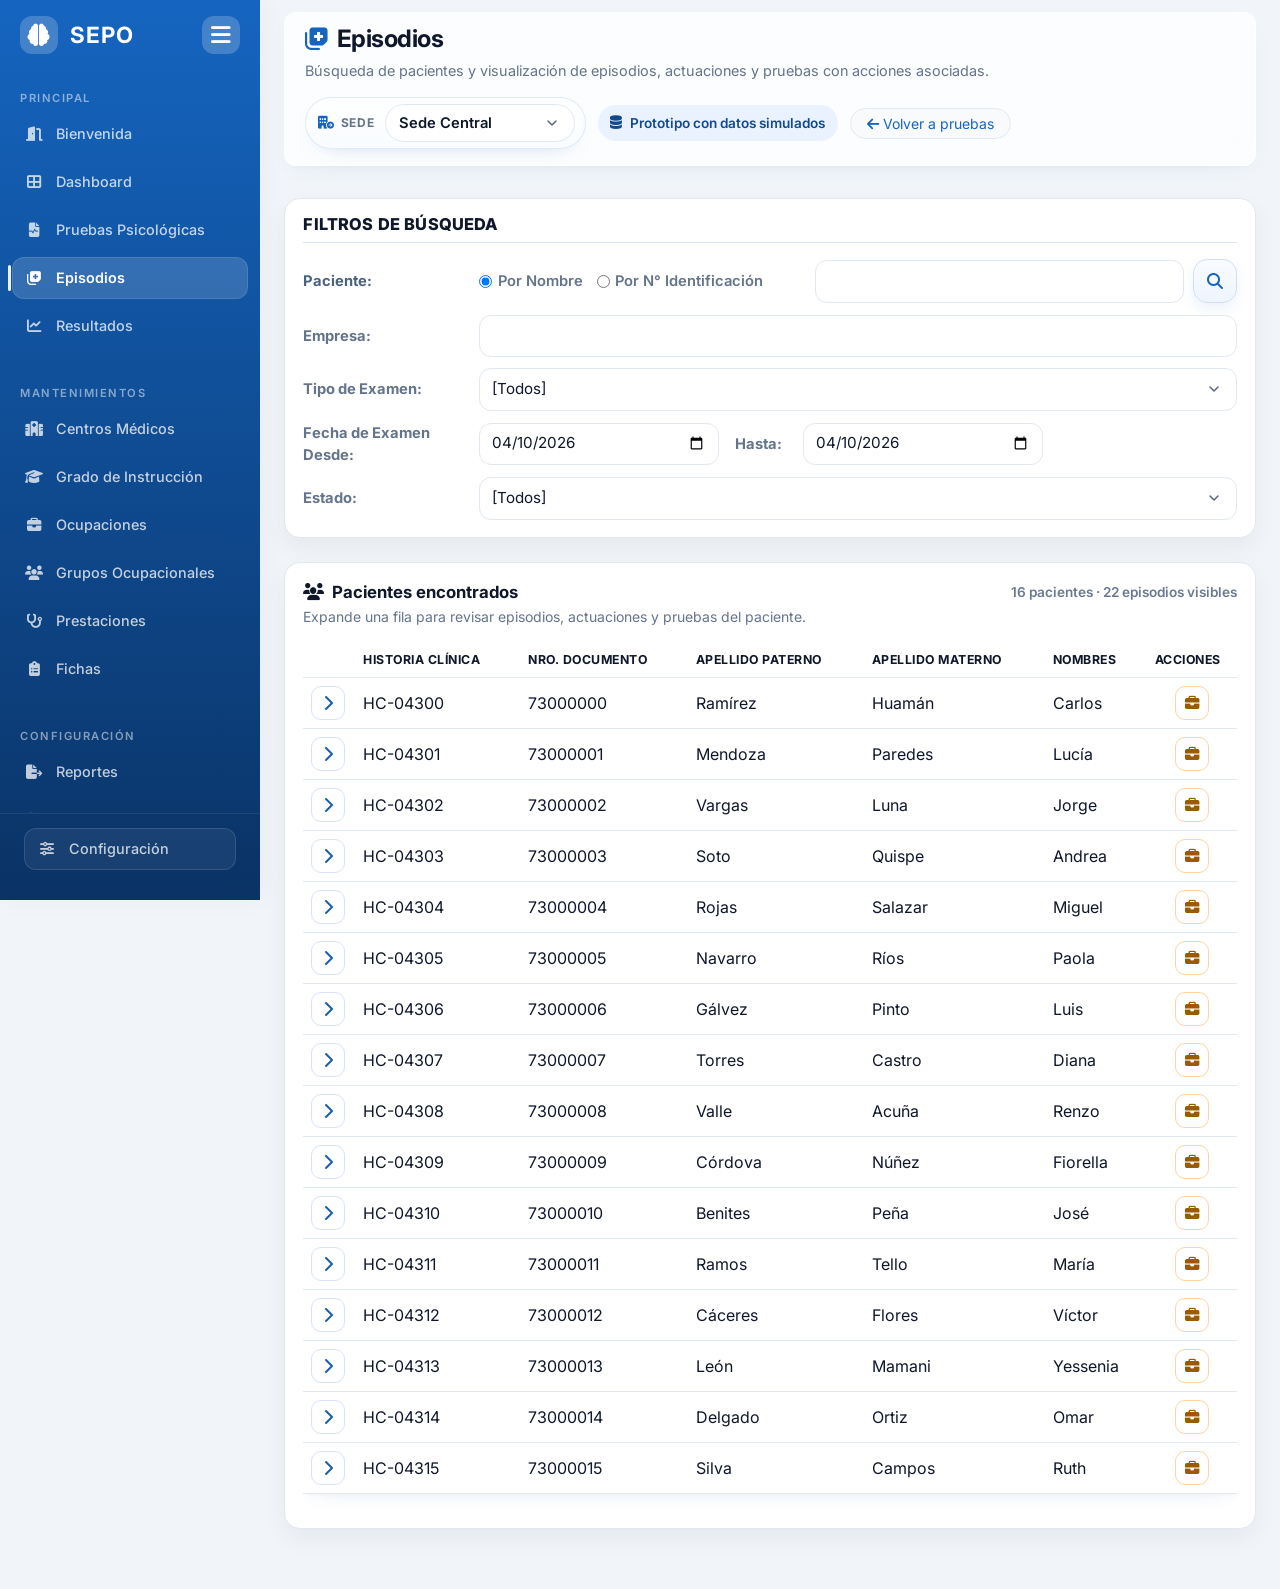
<file: episodios.html>
<!DOCTYPE html>
<html lang="es">
  <head>
    <meta charset="UTF-8" />
    <meta name="viewport" content="width=device-width, initial-scale=1.0" />
    <title>SEPO - Episodios</title>
    <link rel="preconnect" href="https://fonts.googleapis.com" />
    <link rel="preconnect" href="https://fonts.gstatic.com" crossorigin />
    <link
      href="https://cdn.jsdelivr.net/npm/bootstrap@5.3.0/dist/css/bootstrap.min.css"
      rel="stylesheet"
    />
    <link
      href="https://cdnjs.cloudflare.com/ajax/libs/font-awesome/6.4.0/css/all.min.css"
      rel="stylesheet"
    />
    <link
      href="https://fonts.googleapis.com/css2?family=Inter:wght@300;400;500;600;700&display=swap"
      rel="stylesheet"
    />
    <link href="css/styles.css" rel="stylesheet" />
    <link href="css/episodios.css" rel="stylesheet" />
  </head>
  <body data-theme="default" data-mode="light">
    <nav class="sidebar" id="ep_sidebar">
      <div class="sidebar-brand">
        <div class="brand-logo-text" id="ep_sidebarBrandBtn" role="button" tabindex="0">
          <i class="fas fa-brain fa-fw" title="Expandir/Contraer menú"></i>
          <span class="brand-text">SEPO</span>
        </div>
        <div class="toggle-btn" id="ep_sidebarToggle" title="Contraer menú">
          <i class="fas fa-bars fa-fw"></i>
        </div>
      </div>
      <div class="sidebar-scroll">
      <div class="sidebar-section mt-2"><span>Principal</span></div>
      <ul class="nav flex-column">
        <li><a class="nav-link " href="index.html#dashboard" title="Dashboard"><i class="fas fa-th-large fa-fw"></i><span>Dashboard</span></a></li>
        <li><a class="nav-link " href="index.html#pruebas" title="Pruebas Psicológicas"><i class="fas fa-file-medical-alt fa-fw"></i><span>Pruebas Psicológicas</span></a></li>
        <li><a class="nav-link active" href="episodios.html" title="Episodios"><i class="fas fa-notes-medical fa-fw"></i><span>Episodios</span></a></li>
        <li><a class="nav-link " href="resultados.html" title="Resultados"><i class="fas fa-chart-line fa-fw"></i><span>Resultados</span></a></li>
      </ul>

      <div class="sidebar-section mt-4"><span>Mantenimientos</span></div>
      <ul class="nav flex-column">
        <li><a class="nav-link " href="index.html#centros" title="Centros Médicos"><i class="fas fa-hospital fa-fw"></i><span>Centros Médicos</span></a></li>
        <li><a class="nav-link " href="index.html#grado" title="Grado de Instrucción"><i class="fas fa-graduation-cap fa-fw"></i><span>Grado de Instrucción</span></a></li>
        <li><a class="nav-link " href="index.html#ocupaciones" title="Ocupaciones"><i class="fas fa-briefcase fa-fw"></i><span>Ocupaciones</span></a></li>
        <li><a class="nav-link " href="index.html#grupos" title="Grupos Ocupacionales"><i class="fas fa-users fa-fw"></i><span>Grupos Ocupacionales</span></a></li>
        <li><a class="nav-link " href="index.html#prestaciones" title="Prestaciones"><i class="fas fa-stethoscope fa-fw"></i><span>Prestaciones</span></a></li>
        <li><a class="nav-link " href="index.html#fichas" title="Fichas"><i class="fas fa-clipboard-list fa-fw"></i><span>Fichas</span></a></li>
      </ul>

      <div class="sidebar-section mt-4"><span>Configuración</span></div>
      <ul class="nav flex-column">
        <li><a class="nav-link " href="reportes.html" title="Reportes"><i class="fas fa-file-export fa-fw"></i><span>Reportes</span></a></li>
        <li><a class="nav-link " href="roles.html" title="Roles"><i class="fas fa-user-shield fa-fw"></i><span>Roles</span></a></li>
        <li><a class="nav-link " href="usuarios.html" title="Usuarios"><i class="fas fa-user fa-fw"></i><span>Usuarios</span></a></li>
        <li><a class="nav-link " href="parametros.html" title="Parámetros"><i class="fas fa-sliders-h fa-fw"></i><span>Parámetros</span></a></li>
        <li><a class="nav-link " href="index.html#orden" title="Orden de Prestaciones"><i class="fas fa-sort fa-fw"></i><span>Orden de Prestaciones</span></a></li>
      </ul>
      </div>

      <div class="sidebar-footer">
        <a class="nav-link nav-link-settings" href="#" onclick="abrirConfiguracionVisual(); return false;" title="Configuración visual"><i class="fas fa-sliders-h fa-fw"></i><span>Configuración</span></a>
      </div>
    </nav>

    <main class="main-content" id="ep_mainContent">
      <div class="page-header">
        <div>
          <h1 class="page-title"><i class="fas fa-notes-medical me-2"></i>Episodios</h1>
          <p class="page-subtitle">Búsqueda de pacientes y visualización de episodios, actuaciones y pruebas con acciones asociadas.</p>
        </div>
        <div class="ep-header-actions">
          <span class="ep-pill"><i class="fas fa-database"></i> Prototipo con datos simulados</span>
          <a href="index.html" class="btn btn-outline-primary btn-sm rounded-pill px-3"><i class="fas fa-arrow-left me-1"></i>Volver a pruebas</a>
        </div>
      </div>

      <section class="card ep-card mb-4" id="ep_filtrosCard">
        <div class="card-body ep-filter-card-body">
          <div class="ep-filter-head">
            <h2 class="ep-filter-title">FILTROS DE BÚSQUEDA</h2>
          </div>
          <div class="ep-filter-grid">
            <div class="ep-filter-row ep-filter-row-paciente">
              <div class="ep-filter-label">Paciente:</div>
              <div class="ep-filter-patient-options">
                <label><input type="radio" name="ep_patientMode" id="ep_patientModeName" value="nombre" checked> Por Nombre</label>
                <label><input type="radio" name="ep_patientMode" id="ep_patientModeDoc" value="documento"> Por N° Identificación</label>
              </div>
              <div class="ep-filter-patient-search">
                <input class="form-control" id="ep_filtroPaciente" placeholder="" />
                <button type="button" class="ep-search-icon-btn" id="ep_btnBuscar" aria-label="Buscar">
                  <i class="fas fa-search"></i>
                </button>
              </div>
            </div>
            <div class="ep-filter-row">
              <label class="ep-filter-label" for="ep_filtroEmpresa">Empresa:</label>
              <div class="ep-filter-control"><input class="form-control" id="ep_filtroEmpresa" list="ep_empresasList" /></div>
            </div>
            <div class="ep-filter-row">
              <label class="ep-filter-label" for="ep_filtroTipoExamen">Tipo de Examen:</label>
              <div class="ep-filter-control">
                <select class="form-select" id="ep_filtroTipoExamen">
                  <option value="">[Todos]</option>
                </select>
              </div>
            </div>
            <div class="ep-filter-row ep-filter-row-dates">
              <label class="ep-filter-label" for="ep_filtroFechaDesde">Fecha de Examen Desde:</label>
              <div class="ep-filter-date-wrap">
                <input type="date" class="form-control" id="ep_filtroFechaDesde" />
              </div>
              <label class="ep-filter-inline-label" for="ep_filtroFechaHasta">Hasta:</label>
              <div class="ep-filter-date-wrap">
                <input type="date" class="form-control" id="ep_filtroFechaHasta" />
              </div>
            </div>
            <div class="ep-filter-row">
              <label class="ep-filter-label" for="ep_filtroEstado">Estado:</label>
              <div class="ep-filter-control">
                <select class="form-select" id="ep_filtroEstado">
                  <option value="">[Todos]</option>
                  <option value="Pendiente">Pendiente</option>
                  <option value="En proceso">En proceso</option>
                  <option value="Finalizado">Finalizado</option>
                                  </select>
              </div>
            </div>
          </div>
          <datalist id="ep_empresasList"></datalist>
        </div>
      </section>

      <section class="card ep-card" id="ep_panelResultados">
        <div class="card-body">
          <div class="ep-card-title-row mb-3">
            <div>
              <h2 class="ep-section-title mb-1"><i class="fas fa-users me-2"></i>Pacientes encontrados</h2>
              <p class="text-muted small mb-0">Expande una fila para revisar episodios, actuaciones y pruebas del paciente.</p>
            </div>
            <div class="ep-result-summary" id="ep_resultSummary"></div>
          </div>

          <div class="table-responsive" id="ep_tablaPacientesWrap">
            <table class="table align-middle ep-table" id="ep_tablaPacientes">
              <thead>
                <tr>
                  <th style="width:52px"></th>
                  <th>Historia clínica</th>
                  <th>Nro. documento</th>
                  <th>Apellido paterno</th>
                  <th>Apellido materno</th>
                  <th>Nombres</th>
                  <th style="width:90px">Acciones</th>
                </tr>
              </thead>
              <tbody id="ep_tablaPacientesBody"></tbody>
            </table>
          </div>
        </div>
      </section>
    </main>

    <div class="modal fade" id="ep_modalGrupo" tabindex="-1" aria-hidden="true">
      <div class="modal-dialog modal-lg modal-dialog-centered modal-dialog-scrollable">
        <div class="modal-content ep-modal">
          <div class="modal-header">
            <h5 class="modal-title"><i class="fas fa-briefcase me-2"></i>Asignar Grupo Ocupacional</h5>
            <button type="button" class="btn-close" data-bs-dismiss="modal" aria-label="Cerrar"></button>
          </div>
          <div class="modal-body">
            <div class="ep-context-box mb-3" id="ep_grupoContexto"></div>
            <div class="row g-3">
              <div class="col-12">
                <label class="form-label" for="ep_grupoSelect">Grupo ocupacional</label>
                <select class="form-select" id="ep_grupoSelect"></select>
                <div class="form-text">Solo se muestran grupos ocupacionales compatibles con la prestación seleccionada.</div>
              </div>
            </div>
          </div>
          <div class="modal-footer">
            <button type="button" class="btn btn-light rounded-pill px-3" data-bs-dismiss="modal">Cancelar</button>
            <button type="button" class="btn btn-primary rounded-pill px-3" id="ep_btnGuardarGrupo">Grabar</button>
          </div>
        </div>
      </div>
    </div>

    <div class="modal fade" id="ep_modalReplica" tabindex="-1" aria-hidden="true">
      <div class="modal-dialog modal-dialog-centered">
        <div class="modal-content ep-modal">
          <div class="modal-header">
            <h5 class="modal-title"><i class="fas fa-copy me-2"></i>Replicar grupo ocupacional</h5>
            <button type="button" class="btn-close" data-bs-dismiss="modal" aria-label="Cerrar"></button>
          </div>
          <div class="modal-body">
            <p class="mb-2">Este paciente tiene más de una prestación pendiente de grupo ocupacional.</p>
            <p class="text-muted small mb-0">¿Deseas aplicar la misma selección a todas las prestaciones compatibles del paciente?</p>
          </div>
          <div class="modal-footer">
            <button type="button" class="btn btn-light rounded-pill px-3" id="ep_btnReplicaNo">No, revisar una por una</button>
            <button type="button" class="btn btn-primary rounded-pill px-3" id="ep_btnReplicaSi">Sí, replicar</button>
          </div>
        </div>
      </div>
    </div>

    <div class="modal fade" id="ep_modalRecuperacion" tabindex="-1" aria-hidden="true">
      <div class="modal-dialog modal-xl modal-dialog-centered modal-dialog-scrollable">
        <div class="modal-content ep-modal">
          <div class="modal-header">
            <h5 class="modal-title"><i class="fas fa-history me-2"></i>Recuperación de datos</h5>
            <button type="button" class="btn-close" data-bs-dismiss="modal" aria-label="Cerrar"></button>
          </div>
          <div class="modal-body">
            <div class="ep-context-box mb-3" id="ep_recuperacionContexto"></div>
            <div class="row g-4">
              <div class="col-lg-5">
                <div class="ep-subpanel h-100">
                  <div class="ep-subpanel-title">Pruebas anteriores disponibles</div>
                  <div id="ep_recuperacionLista" class="ep-check-list"></div>
                </div>
              </div>
              <div class="col-lg-7">
                <div class="ep-subpanel h-100">
                  <div class="d-flex justify-content-between align-items-center gap-2 mb-2 flex-wrap">
                    <div class="ep-subpanel-title mb-0">Resultados referenciales</div>
                    <div class="d-flex gap-2 flex-wrap"><button type="button" class="btn btn-outline-primary btn-sm rounded-pill px-3" id="ep_btnVerResultados">Ver resultados</button><button type="button" class="btn btn-outline-primary btn-sm rounded-pill px-3" id="ep_btnVerRespuestas">Ver respuestas</button></div>
                  </div>
                  <div id="ep_resultadosPrevios" class="ep-preview-panel">
                    <div class="text-muted small">Selecciona una prueba anterior y luego presiona <strong>Ver resultados</strong> o <strong>Ver respuestas</strong>.</div>
                  </div>
                </div>
              </div>
            </div>
          </div>
          <div class="modal-footer">
            <button type="button" class="btn btn-light rounded-pill px-3" data-bs-dismiss="modal">Cancelar</button>
            <button type="button" class="btn btn-primary rounded-pill px-3" id="ep_btnRecuperar">Recuperar</button>
          </div>
        </div>
      </div>
    </div>

    <div class="toast-container position-fixed bottom-0 end-0 p-3">
      <div class="toast align-items-center text-bg-dark border-0" id="ep_toast" role="status" aria-live="polite" aria-atomic="true">
        <div class="d-flex">
          <div class="toast-body" id="ep_toastBody">Acción realizada.</div>
          <button type="button" class="btn-close btn-close-white me-2 m-auto" data-bs-dismiss="toast" aria-label="Cerrar"></button>
        </div>
      </div>
    </div>

    <script src="https://cdn.jsdelivr.net/npm/bootstrap@5.3.0/dist/js/bootstrap.bundle.min.js"></script>
    <script src="js/modules/bootstrap.js"></script>
    <script src="js/modules/sede-switcher.js"></script>
    <script src="js/modules/episodios-demo.js"></script>
      <script src="js/modules/shared-sidebar.js"></script>
</body>
</html>
</file>
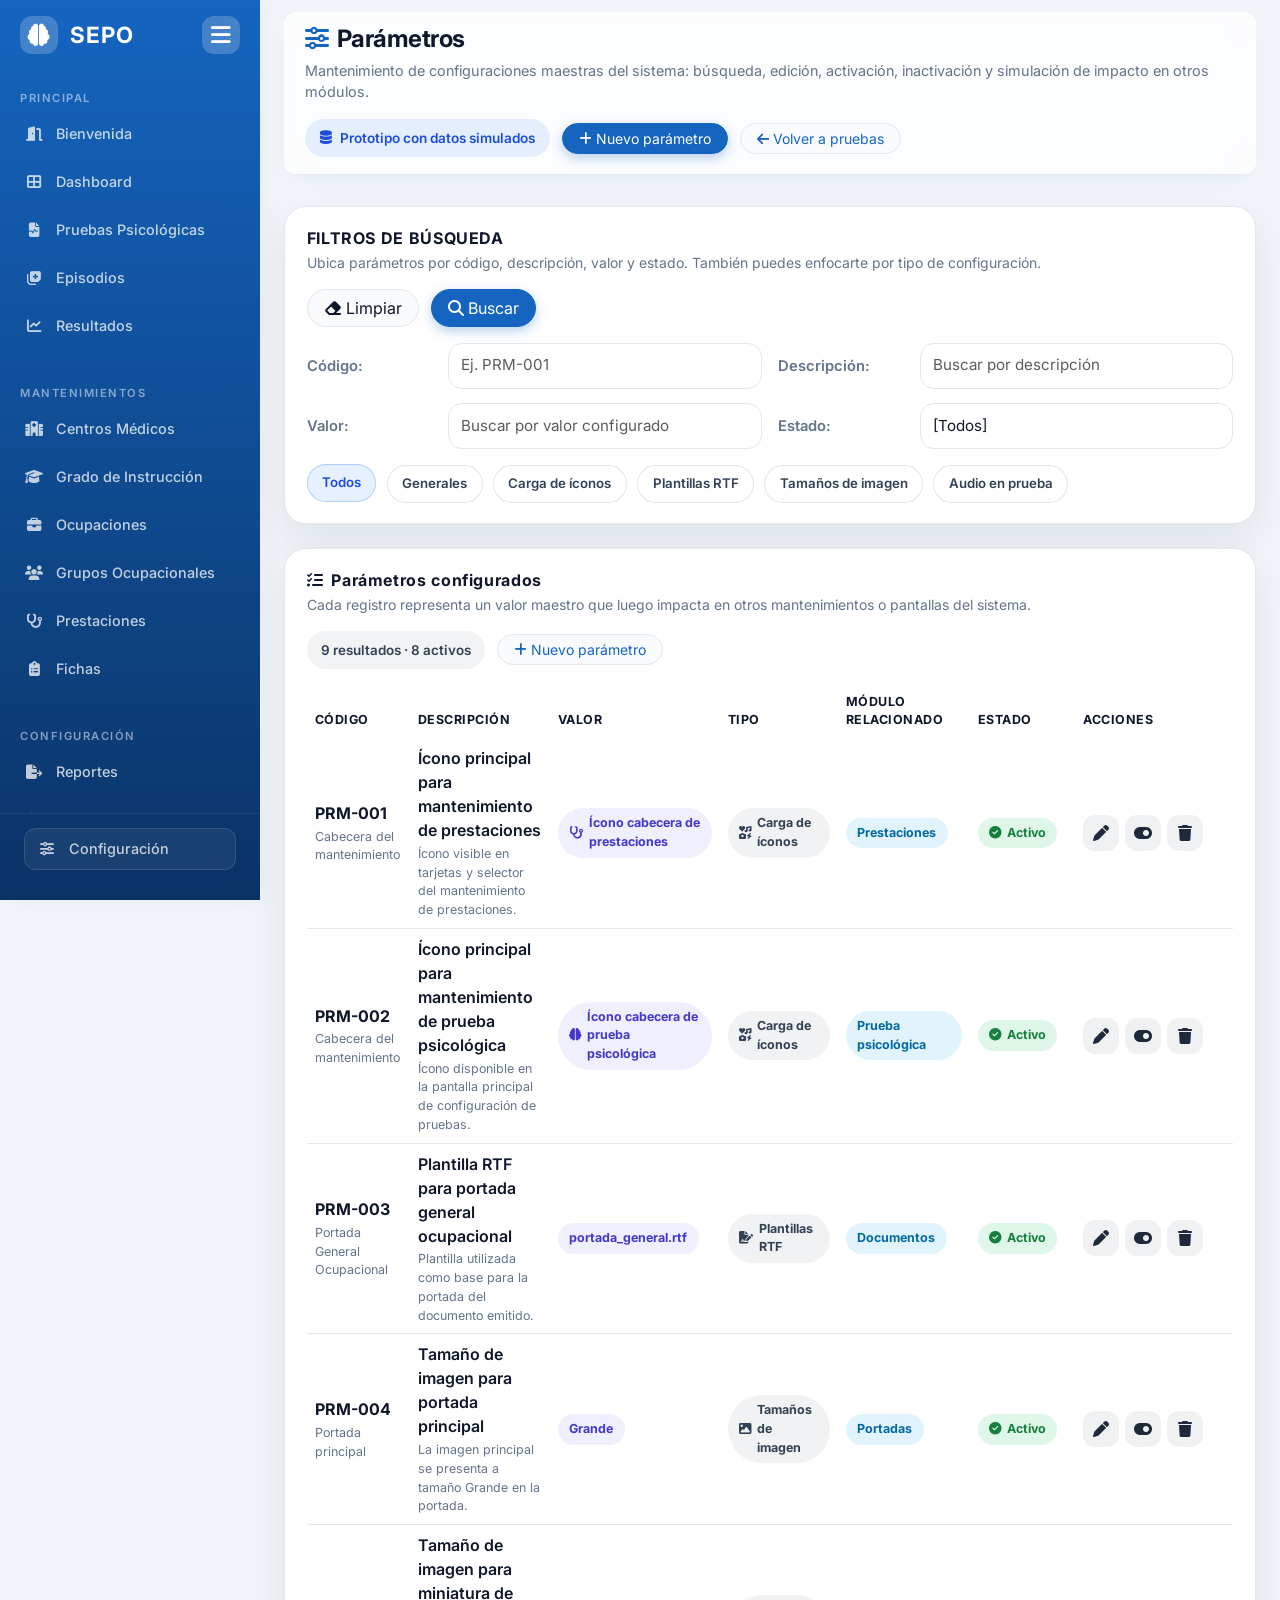
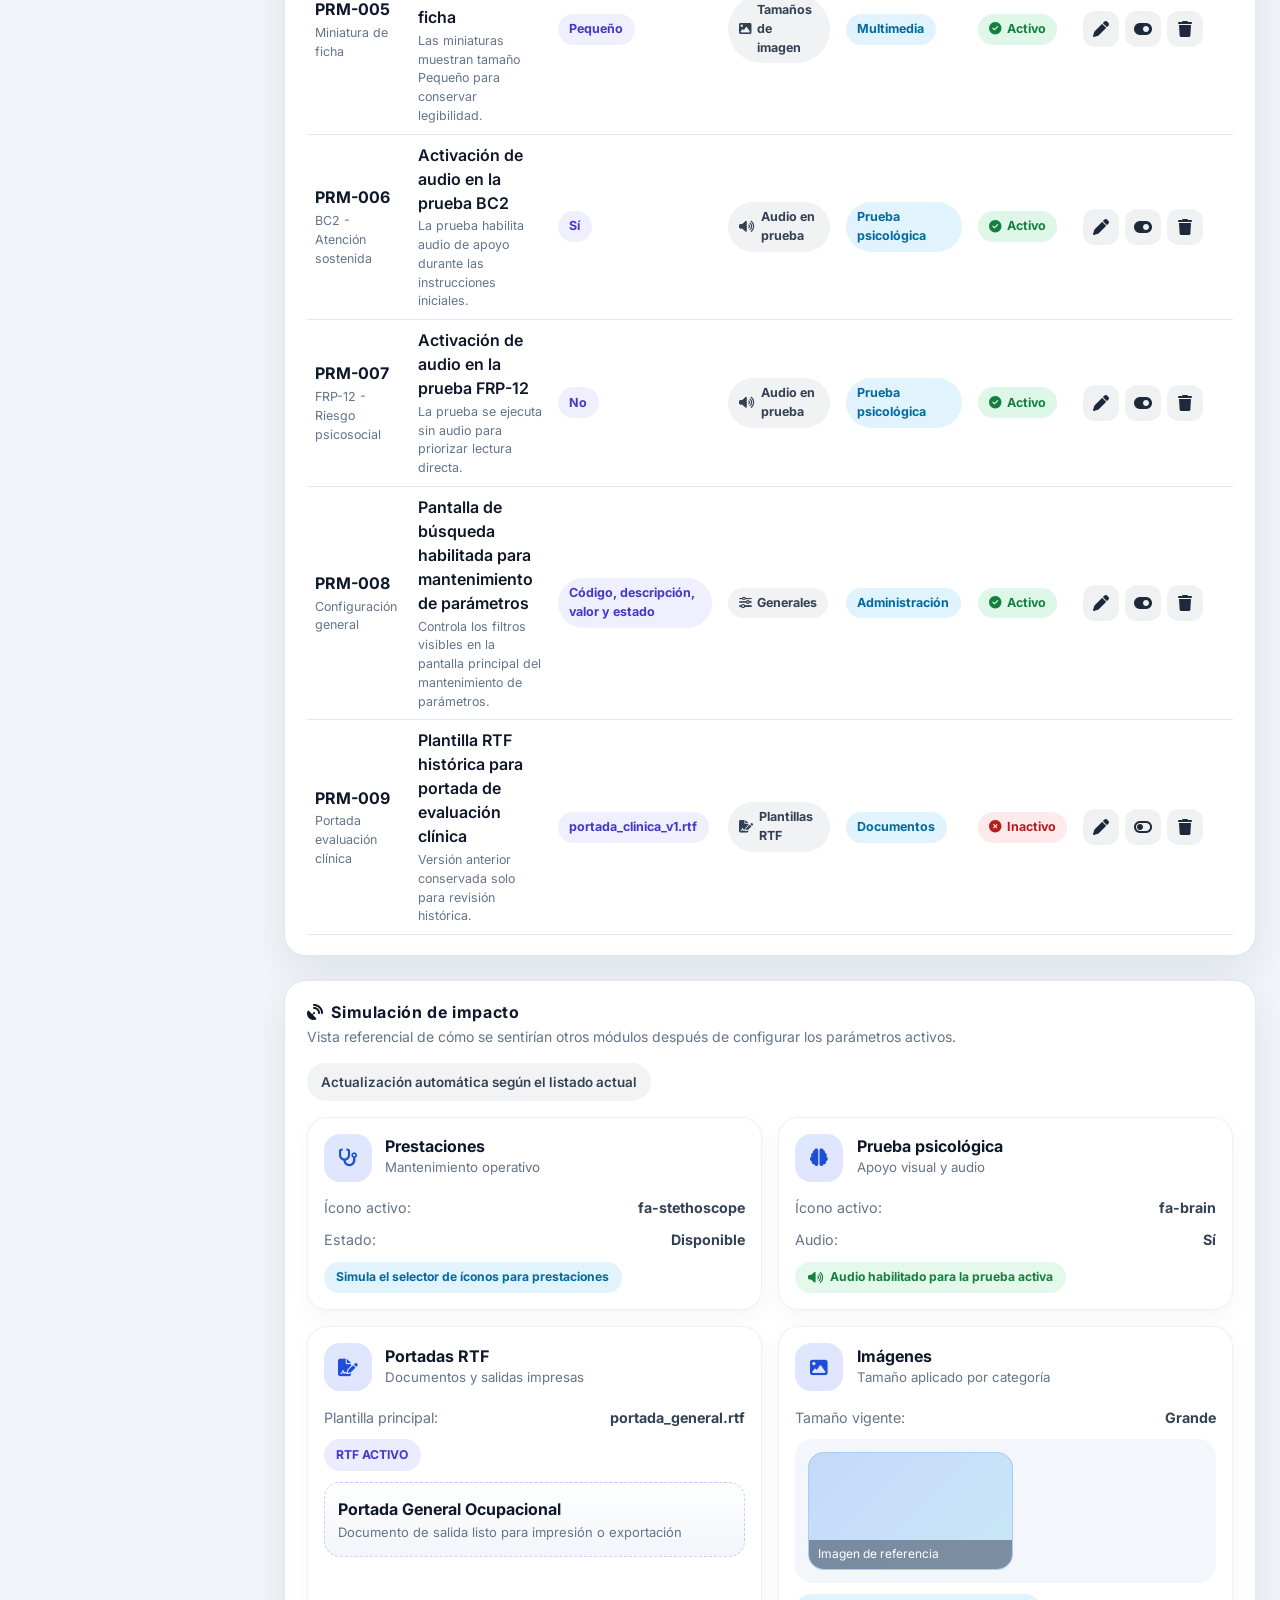
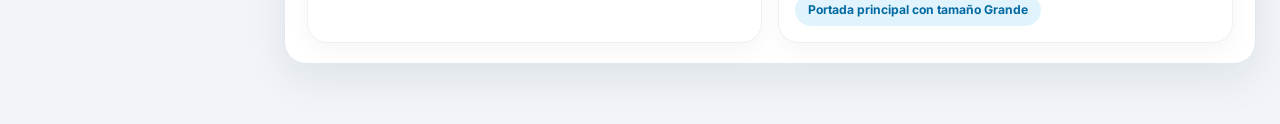
<file: parametros.html>
<!DOCTYPE html>
<html lang="es">
  <head>
    <meta charset="UTF-8" />
    <meta name="viewport" content="width=device-width, initial-scale=1.0" />
    <title>SEPO - Parámetros</title>
    <link rel="preconnect" href="https://fonts.googleapis.com" />
    <link rel="preconnect" href="https://fonts.gstatic.com" crossorigin />
    <link href="https://cdn.jsdelivr.net/npm/bootstrap@5.3.0/dist/css/bootstrap.min.css" rel="stylesheet" />
    <link href="https://cdnjs.cloudflare.com/ajax/libs/font-awesome/6.4.0/css/all.min.css" rel="stylesheet" />
    <link href="https://fonts.googleapis.com/css2?family=Inter:wght@300;400;500;600;700&display=swap" rel="stylesheet" />
    <link href="css/styles.css" rel="stylesheet" />
    <link href="css/parametros.css" rel="stylesheet" />
  </head>
  <body data-theme="classic" data-mode="light">
    <nav class="sidebar" id="pm_sidebar">
      <div class="sidebar-brand">
        <div class="brand-logo-text" id="pm_sidebarBrandBtn" role="button" tabindex="0">
          <i class="fas fa-brain fa-fw" title="Expandir/Contraer menú"></i>
          <span class="brand-text">SEPO</span>
        </div>
        <div class="toggle-btn" id="pm_sidebarToggle" title="Contraer menú">
          <i class="fas fa-bars fa-fw"></i>
        </div>
      </div>
      <div class="sidebar-scroll">
      <div class="sidebar-section mt-2"><span>Principal</span></div>
      <ul class="nav flex-column">
        <li><a class="nav-link " href="index.html#dashboard" title="Dashboard"><i class="fas fa-th-large fa-fw"></i><span>Dashboard</span></a></li>
        <li><a class="nav-link " href="index.html#pruebas" title="Pruebas Psicológicas"><i class="fas fa-file-medical-alt fa-fw"></i><span>Pruebas Psicológicas</span></a></li>
        <li><a class="nav-link " href="episodios.html" title="Episodios"><i class="fas fa-notes-medical fa-fw"></i><span>Episodios</span></a></li>
        <li><a class="nav-link " href="resultados.html" title="Resultados"><i class="fas fa-chart-line fa-fw"></i><span>Resultados</span></a></li>
      </ul>

      <div class="sidebar-section mt-4"><span>Mantenimientos</span></div>
      <ul class="nav flex-column">
        <li><a class="nav-link " href="index.html#centros" title="Centros Médicos"><i class="fas fa-hospital fa-fw"></i><span>Centros Médicos</span></a></li>
        <li><a class="nav-link " href="index.html#grado" title="Grado de Instrucción"><i class="fas fa-graduation-cap fa-fw"></i><span>Grado de Instrucción</span></a></li>
        <li><a class="nav-link " href="index.html#ocupaciones" title="Ocupaciones"><i class="fas fa-briefcase fa-fw"></i><span>Ocupaciones</span></a></li>
        <li><a class="nav-link " href="index.html#grupos" title="Grupos Ocupacionales"><i class="fas fa-users fa-fw"></i><span>Grupos Ocupacionales</span></a></li>
        <li><a class="nav-link " href="index.html#prestaciones" title="Prestaciones"><i class="fas fa-stethoscope fa-fw"></i><span>Prestaciones</span></a></li>
        <li><a class="nav-link " href="index.html#fichas" title="Fichas"><i class="fas fa-clipboard-list fa-fw"></i><span>Fichas</span></a></li>
      </ul>

      <div class="sidebar-section mt-4"><span>Configuración</span></div>
      <ul class="nav flex-column">
        <li><a class="nav-link " href="reportes.html" title="Reportes"><i class="fas fa-file-export fa-fw"></i><span>Reportes</span></a></li>
        <li><a class="nav-link " href="roles.html" title="Roles"><i class="fas fa-user-shield fa-fw"></i><span>Roles</span></a></li>
        <li><a class="nav-link " href="usuarios.html" title="Usuarios"><i class="fas fa-user fa-fw"></i><span>Usuarios</span></a></li>
        <li><a class="nav-link active" href="parametros.html" title="Parámetros"><i class="fas fa-sliders-h fa-fw"></i><span>Parámetros</span></a></li>
        <li><a class="nav-link " href="index.html#orden" title="Orden de Prestaciones"><i class="fas fa-sort fa-fw"></i><span>Orden de Prestaciones</span></a></li>
      </ul>
      </div>

      <div class="sidebar-footer">
        <a class="nav-link nav-link-settings" href="#" onclick="abrirConfiguracionVisual(); return false;" title="Configuración visual"><i class="fas fa-sliders-h fa-fw"></i><span>Configuración</span></a>
      </div>
    </nav>

    <main class="main-content" id="pm_mainContent">
      <div class="page-header">
        <div>
          <h1 class="page-title"><i class="fas fa-sliders-h me-2"></i>Parámetros</h1>
          <p class="page-subtitle">Mantenimiento de configuraciones maestras del sistema: búsqueda, edición, activación, inactivación y simulación de impacto en otros módulos.</p>
        </div>
        <div class="pm-header-actions">
          <span class="pm-pill"><i class="fas fa-database"></i> Prototipo con datos simulados</span>
          <button type="button" class="btn btn-primary btn-sm rounded-pill px-3" id="pm_btnNuevoHeader"><i class="fas fa-plus me-1"></i>Nuevo parámetro</button>
          <a href="index.html" class="btn btn-outline-primary btn-sm rounded-pill px-3"><i class="fas fa-arrow-left me-1"></i>Volver a pruebas</a>
        </div>
      </div>

      <section class="card pm-card mb-4" id="pm_filtrosCard">
        <div class="card-body pm-filter-card-body">
          <div class="pm-filter-head">
            <div>
              <h2 class="pm-filter-title mb-1">FILTROS DE BÚSQUEDA</h2>
              <p class="text-muted small mb-0">Ubica parámetros por código, descripción, valor y estado. También puedes enfocarte por tipo de configuración.</p>
            </div>
            <div class="pm-filter-actions">
              <button type="button" class="btn btn-light rounded-pill px-3" id="pm_btnLimpiar"><i class="fas fa-eraser me-1"></i>Limpiar</button>
              <button type="button" class="btn btn-primary rounded-pill px-3" id="pm_btnBuscar"><i class="fas fa-search me-1"></i>Buscar</button>
            </div>
          </div>

          <div class="pm-filter-grid">
            <div class="pm-filter-row">
              <label class="pm-filter-label" for="pm_filtroCodigo">Código:</label>
              <div class="pm-filter-control"><input class="form-control" id="pm_filtroCodigo" placeholder="Ej. PRM-001" /></div>
            </div>
            <div class="pm-filter-row">
              <label class="pm-filter-label" for="pm_filtroDescripcion">Descripción:</label>
              <div class="pm-filter-control"><input class="form-control" id="pm_filtroDescripcion" placeholder="Buscar por descripción" /></div>
            </div>
            <div class="pm-filter-row">
              <label class="pm-filter-label" for="pm_filtroValor">Valor:</label>
              <div class="pm-filter-control"><input class="form-control" id="pm_filtroValor" placeholder="Buscar por valor configurado" /></div>
            </div>
            <div class="pm-filter-row">
              <label class="pm-filter-label" for="pm_filtroEstado">Estado:</label>
              <div class="pm-filter-control">
                <select class="form-select" id="pm_filtroEstado">
                  <option value="">[Todos]</option>
                  <option value="Activo">Activo</option>
                  <option value="Inactivo">Inactivo</option>
                </select>
              </div>
            </div>
          </div>

          <div class="pm-chipbar" id="pm_chipbar"></div>
        </div>
      </section>

      <section class="card pm-card" id="pm_panelResultados">
        <div class="card-body">
          <div class="pm-card-title-row mb-3">
            <div>
              <h2 class="pm-section-title mb-1"><i class="fas fa-list-check me-2"></i>Parámetros configurados</h2>
              <p class="text-muted small mb-0">Cada registro representa un valor maestro que luego impacta en otros mantenimientos o pantallas del sistema.</p>
            </div>
            <div class="pm-result-actions">
              <div class="pm-result-summary" id="pm_resultSummary"></div>
              <button type="button" class="btn btn-outline-primary btn-sm rounded-pill px-3" id="pm_btnNuevo"><i class="fas fa-plus me-1"></i>Nuevo parámetro</button>
            </div>
          </div>

          <div class="table-responsive" id="pm_tablaWrap">
            <table class="table align-middle pm-table" id="pm_tablaParametros">
              <thead>
                <tr>
                  <th>Código</th>
                  <th>Descripción</th>
                  <th>Valor</th>
                  <th>Tipo</th>
                  <th>Módulo relacionado</th>
                  <th>Estado</th>
                  <th style="width: 158px">Acciones</th>
                </tr>
              </thead>
              <tbody id="pm_tablaBody"></tbody>
            </table>
          </div>
        </div>
      </section>

      <section class="card pm-card mt-4" id="pm_panelImpacto">
        <div class="card-body">
          <div class="pm-card-title-row mb-3">
            <div>
              <h2 class="pm-section-title mb-1"><i class="fas fa-satellite-dish me-2"></i>Simulación de impacto</h2>
              <p class="text-muted small mb-0">Vista referencial de cómo se sentirían otros módulos después de configurar los parámetros activos.</p>
            </div>
            <div class="pm-impact-legend">Actualización automática según el listado actual</div>
          </div>

          <div class="pm-impact-grid">
            <article class="pm-impact-card">
              <div class="pm-impact-head">
                <span class="pm-impact-icon" id="pm_previewPrestacionIcon"><i class="fas fa-stethoscope"></i></span>
                <div>
                  <h3>Prestaciones</h3>
                  <p>Mantenimiento operativo</p>
                </div>
              </div>
              <div class="pm-impact-body">
                <div class="pm-impact-line"><span>Ícono activo:</span> <strong id="pm_previewPrestacionLabel">fa-stethoscope</strong></div>
                <div class="pm-impact-line"><span>Estado:</span> <strong id="pm_previewPrestacionState">Disponible</strong></div>
                <div class="pm-impact-tag">Simula el selector de íconos para prestaciones</div>
              </div>
            </article>

            <article class="pm-impact-card">
              <div class="pm-impact-head">
                <span class="pm-impact-icon" id="pm_previewPruebaIcon"><i class="fas fa-brain"></i></span>
                <div>
                  <h3>Prueba psicológica</h3>
                  <p>Apoyo visual y audio</p>
                </div>
              </div>
              <div class="pm-impact-body">
                <div class="pm-impact-line"><span>Ícono activo:</span> <strong id="pm_previewPruebaLabel">fa-brain</strong></div>
                <div class="pm-impact-line"><span>Audio:</span> <strong id="pm_previewAudioState">Sí</strong></div>
                <div class="pm-audio-pill" id="pm_previewAudioPill"><i class="fas fa-volume-up"></i> Audio habilitado para la prueba activa</div>
              </div>
            </article>

            <article class="pm-impact-card">
              <div class="pm-impact-head">
                <span class="pm-impact-icon"><i class="fas fa-file-signature"></i></span>
                <div>
                  <h3>Portadas RTF</h3>
                  <p>Documentos y salidas impresas</p>
                </div>
              </div>
              <div class="pm-impact-body">
                <div class="pm-impact-line"><span>Plantilla principal:</span> <strong id="pm_previewPlantilla">portada_general.rtf</strong></div>
                <div class="pm-impact-ribbon">RTF ACTIVO</div>
                <div class="pm-mini-sheet">
                  <div class="pm-mini-sheet-title" id="pm_previewPortadaNombre">Portada General Ocupacional</div>
                  <div class="pm-mini-sheet-meta">Documento de salida listo para impresión o exportación</div>
                </div>
              </div>
            </article>

            <article class="pm-impact-card">
              <div class="pm-impact-head">
                <span class="pm-impact-icon"><i class="fas fa-image"></i></span>
                <div>
                  <h3>Imágenes</h3>
                  <p>Tamaño aplicado por categoría</p>
                </div>
              </div>
              <div class="pm-impact-body">
                <div class="pm-impact-line"><span>Tamaño vigente:</span> <strong id="pm_previewImagenSize">Grande</strong></div>
                <div class="pm-image-stage"><div class="pm-image-preview size-grande" id="pm_previewImageBox"></div></div>
                <div class="pm-impact-tag" id="pm_previewImageTag">Categoría portada con tamaño Grande</div>
              </div>
            </article>
          </div>
        </div>
      </section>
    </main>

    <div class="modal fade" id="pm_modalEditor" tabindex="-1" aria-hidden="true">
      <div class="modal-dialog modal-lg modal-dialog-centered modal-dialog-scrollable">
        <div class="modal-content pm-modal">
          <div class="modal-header">
            <h5 class="modal-title" id="pm_modalTitle"><i class="fas fa-sliders-h me-2"></i>Nuevo parámetro</h5>
            <button type="button" class="btn-close" data-bs-dismiss="modal" aria-label="Cerrar"></button>
          </div>
          <div class="modal-body">
            <div class="pm-context-box mb-3" id="pm_editorContexto">Completa la configuración del parámetro. Los cambios se verán reflejados de forma inmediata en la demo.</div>
            <div class="row g-3">
              <div class="col-md-4">
                <label class="form-label" for="pm_formCodigo">Código</label>
                <input class="form-control" id="pm_formCodigo" maxlength="20" />
              </div>
              <div class="col-md-8">
                <label class="form-label" for="pm_formDescripcion">Descripción</label>
                <input class="form-control" id="pm_formDescripcion" maxlength="140" />
              </div>
              <div class="col-md-6">
                <label class="form-label" for="pm_formTipo">Tipo</label>
                <select class="form-select" id="pm_formTipo"></select>
              </div>
              <div class="col-md-6">
                <label class="form-label" for="pm_formModulo">Módulo relacionado</label>
                <select class="form-select" id="pm_formModulo"></select>
              </div>
              <div class="col-md-6">
                <label class="form-label" for="pm_formEstado">Estado</label>
                <select class="form-select" id="pm_formEstado">
                  <option value="Activo">Activo</option>
                  <option value="Inactivo">Inactivo</option>
                </select>
              </div>
              <div class="col-md-6">
                <label class="form-label">Aplicación simulada</label>
                <div class="pm-form-hint-card" id="pm_formHint">Configura un valor general o específico para que el sistema lo use en otros módulos.</div>
              </div>
            </div>

            <div class="pm-dynamic-fields mt-4" id="pm_dynamicFields"></div>
          </div>
          <div class="modal-footer">
            <button type="button" class="btn btn-light rounded-pill px-3" data-bs-dismiss="modal">Cancelar</button>
            <button type="button" class="btn btn-primary rounded-pill px-3" id="pm_btnGuardar">Guardar parámetro</button>
          </div>
        </div>
      </div>
    </div>

    <div class="modal fade" id="pm_modalConfirm" tabindex="-1" aria-hidden="true">
      <div class="modal-dialog modal-dialog-centered">
        <div class="modal-content pm-modal">
          <div class="modal-header">
            <h5 class="modal-title"><i class="fas fa-shield-alt me-2"></i>Confirmar acción</h5>
            <button type="button" class="btn-close" data-bs-dismiss="modal" aria-label="Cerrar"></button>
          </div>
          <div class="modal-body">
            <div class="pm-context-box" id="pm_confirmMessage">¿Deseas continuar?</div>
          </div>
          <div class="modal-footer">
            <button type="button" class="btn btn-light rounded-pill px-3" data-bs-dismiss="modal">Cancelar</button>
            <button type="button" class="btn btn-primary rounded-pill px-3" id="pm_btnConfirmar">Sí, continuar</button>
          </div>
        </div>
      </div>
    </div>

    <div class="toast-container position-fixed top-0 end-0 p-3">
      <div class="toast align-items-center text-white bg-success border-0 pr-toast" id="pm_toast" role="alert" aria-live="assertive" aria-atomic="true">
        <div class="d-flex">
          <div class="toast-body d-flex align-items-center fw-medium"><i class="fas fa-check-circle me-2"></i><span id="pm_toastBody">Registro guardado correctamente.</span></div>
          <button type="button" class="btn-close btn-close-white me-2 m-auto" data-bs-dismiss="toast" aria-label="Cerrar"></button>
        </div>
      </div>
    </div>

    <script src="https://cdn.jsdelivr.net/npm/bootstrap@5.3.0/dist/js/bootstrap.bundle.min.js"></script>
    <script src="js/modules/bootstrap.js"></script>
    <script src="js/modules/parametros-demo.js"></script>
      <script src="js/modules/shared-sidebar.js"></script>
</body>
</html>
</file>
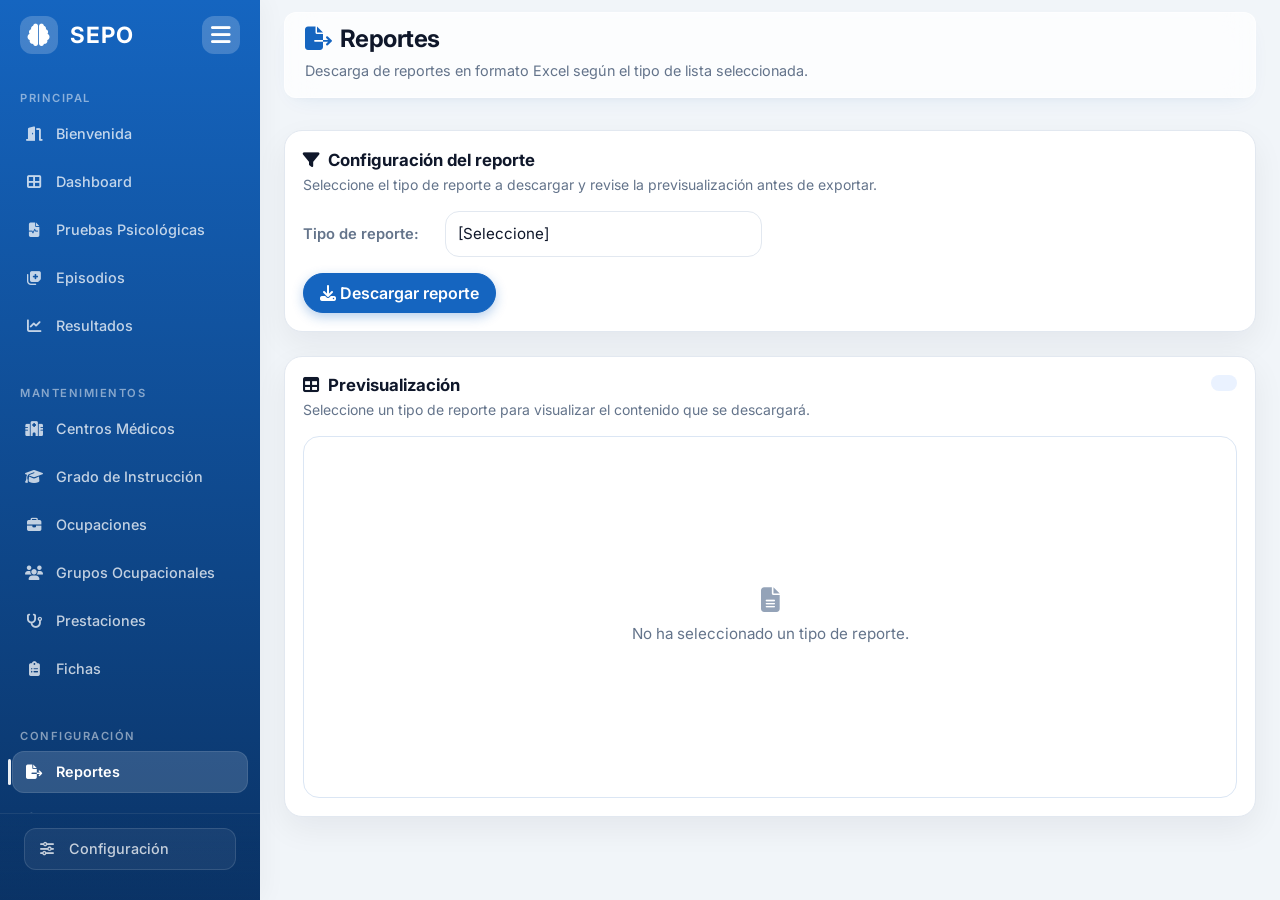
<file: reportes.html>
<!DOCTYPE html>
<html lang="es">
  <head>
    <meta charset="UTF-8" />
    <meta name="viewport" content="width=device-width, initial-scale=1.0" />
    <title>SEPO - Reportes</title>
    <link rel="preconnect" href="https://fonts.googleapis.com" />
    <link rel="preconnect" href="https://fonts.gstatic.com" crossorigin />
    <link href="https://cdn.jsdelivr.net/npm/bootstrap@5.3.0/dist/css/bootstrap.min.css" rel="stylesheet" />
    <link href="https://cdnjs.cloudflare.com/ajax/libs/font-awesome/6.4.0/css/all.min.css" rel="stylesheet" />
    <link href="https://fonts.googleapis.com/css2?family=Inter:wght@300;400;500;600;700&display=swap" rel="stylesheet" />
    <link href="css/styles.css" rel="stylesheet" />
    <link href="css/reportes.css" rel="stylesheet" />
  </head>
  <body data-theme="default" data-mode="light">
    <nav class="sidebar" id="rp_sidebar">
      <div class="sidebar-brand">
        <div class="brand-logo-text" id="rp_sidebarBrandBtn" role="button" tabindex="0">
          <i class="fas fa-brain fa-fw" title="Expandir/Contraer menú"></i>
          <span class="brand-text">SEPO</span>
        </div>
        <div class="toggle-btn" id="rp_sidebarToggle" title="Contraer menú">
          <i class="fas fa-bars fa-fw"></i>
        </div>
      </div>
      <div class="sidebar-scroll">
      <div class="sidebar-section mt-2"><span>Principal</span></div>
      <ul class="nav flex-column">
        <li><a class="nav-link " href="index.html#dashboard" title="Dashboard"><i class="fas fa-th-large fa-fw"></i><span>Dashboard</span></a></li>
        <li><a class="nav-link " href="index.html#pruebas" title="Pruebas Psicológicas"><i class="fas fa-file-medical-alt fa-fw"></i><span>Pruebas Psicológicas</span></a></li>
        <li><a class="nav-link " href="episodios.html" title="Episodios"><i class="fas fa-notes-medical fa-fw"></i><span>Episodios</span></a></li>
        <li><a class="nav-link " href="resultados.html" title="Resultados"><i class="fas fa-chart-line fa-fw"></i><span>Resultados</span></a></li>
      </ul>

      <div class="sidebar-section mt-4"><span>Mantenimientos</span></div>
      <ul class="nav flex-column">
        <li><a class="nav-link " href="index.html#centros" title="Centros Médicos"><i class="fas fa-hospital fa-fw"></i><span>Centros Médicos</span></a></li>
        <li><a class="nav-link " href="index.html#grado" title="Grado de Instrucción"><i class="fas fa-graduation-cap fa-fw"></i><span>Grado de Instrucción</span></a></li>
        <li><a class="nav-link " href="index.html#ocupaciones" title="Ocupaciones"><i class="fas fa-briefcase fa-fw"></i><span>Ocupaciones</span></a></li>
        <li><a class="nav-link " href="index.html#grupos" title="Grupos Ocupacionales"><i class="fas fa-users fa-fw"></i><span>Grupos Ocupacionales</span></a></li>
        <li><a class="nav-link " href="index.html#prestaciones" title="Prestaciones"><i class="fas fa-stethoscope fa-fw"></i><span>Prestaciones</span></a></li>
        <li><a class="nav-link " href="index.html#fichas" title="Fichas"><i class="fas fa-clipboard-list fa-fw"></i><span>Fichas</span></a></li>
      </ul>

      <div class="sidebar-section mt-4"><span>Configuración</span></div>
      <ul class="nav flex-column">
        <li><a class="nav-link active" href="reportes.html" title="Reportes"><i class="fas fa-file-export fa-fw"></i><span>Reportes</span></a></li>
        <li><a class="nav-link " href="roles.html" title="Roles"><i class="fas fa-user-shield fa-fw"></i><span>Roles</span></a></li>
        <li><a class="nav-link " href="usuarios.html" title="Usuarios"><i class="fas fa-user fa-fw"></i><span>Usuarios</span></a></li>
        <li><a class="nav-link " href="parametros.html" title="Parámetros"><i class="fas fa-sliders-h fa-fw"></i><span>Parámetros</span></a></li>
        <li><a class="nav-link " href="index.html#orden" title="Orden de Prestaciones"><i class="fas fa-sort fa-fw"></i><span>Orden de Prestaciones</span></a></li>
      </ul>
      </div>

      <div class="sidebar-footer">
        <a class="nav-link nav-link-settings" href="#" onclick="abrirConfiguracionVisual(); return false;" title="Configuración visual"><i class="fas fa-sliders-h fa-fw"></i><span>Configuración</span></a>
      </div>
    </nav>

    <main class="main-content" id="rp_mainContent">
      <div class="page-header">
        <div>
          <h1 class="page-title"><i class="fas fa-file-export me-2"></i>Reportes</h1>
          <p class="page-subtitle">Descarga de reportes en formato Excel según el tipo de lista seleccionada.</p>
        </div>
      </div>

      <section class="card rp-card mb-4" id="rp_configCard">
        <div class="card-body rp-card-body">
          <div class="rp-card-title-row mb-3">
            <div>
              <h2 class="rp-section-title mb-1"><i class="fas fa-filter me-2"></i>Configuración del reporte</h2>
              <p class="text-muted small mb-0">Seleccione el tipo de reporte a descargar y revise la previsualización antes de exportar.</p>
            </div>
          </div>

          <div class="rp-filter-grid">
            <div class="rp-filter-row">
              <label class="rp-filter-label" for="rp_tipoReporte">Tipo de reporte:</label>
              <div class="rp-filter-control">
                <select class="form-select" id="rp_tipoReporte">
                  <option value="">[Seleccione]</option>
                  <option value="prestaciones">Lista de prestaciones</option>
                  <option value="fichas">Lista de fichas</option>
                  <option value="pruebas">Lista de pruebas psicológicas</option>
                  <option value="pruebas-detalle">Lista de pruebas psicológicas con detalle</option>
                  <option value="orden">Lista de orden de pruebas</option>
                  <option value="fichas-pruebas">Lista de fichas y pruebas asociadas</option>
                </select>
              </div>
            </div>
            <div class="rp-filter-row d-none" id="rp_wrapPruebaDetalle">
              <label class="rp-filter-label" for="rp_pruebaDetalle">Prueba:</label>
              <div class="rp-filter-control">
                <select class="form-select" id="rp_pruebaDetalle">
                  <option value="">[Seleccione prueba]</option>
                </select>
              </div>
            </div>
          </div>

          <div class="rp-actions-row mt-3">
            <button type="button" class="btn btn-primary rounded-pill px-3" id="rp_btnDescargar">
              <i class="fas fa-download me-1"></i>Descargar reporte
            </button>
          </div>
        </div>
      </section>

      <section class="card rp-card" id="rp_previewCard">
        <div class="card-body rp-card-body">
          <div class="rp-card-title-row mb-3">
            <div>
              <h2 class="rp-section-title mb-1"><i class="fas fa-table me-2"></i>Previsualización</h2>
              <p class="text-muted small mb-0" id="rp_previewHelp">Seleccione un tipo de reporte para visualizar el contenido que se descargará.</p>
            </div>
            <div class="rp-preview-meta" id="rp_previewMeta"></div>
          </div>

          <div class="rp-preview-shell" id="rp_previewShell">
            <div class="rp-empty-state" id="rp_emptyState">
              <i class="fas fa-file-lines"></i>
              <div>No ha seleccionado un tipo de reporte.</div>
            </div>
            <div class="d-none" id="rp_previewContent"></div>
          </div>
        </div>
      </section>
    </main>

    <div class="toast-container position-fixed bottom-0 end-0 p-3">
      <div class="toast align-items-center text-bg-dark border-0" id="rp_toast" role="status" aria-live="polite" aria-atomic="true">
        <div class="d-flex">
          <div class="toast-body" id="rp_toastBody">Acción realizada.</div>
          <button type="button" class="btn-close btn-close-white me-2 m-auto" data-bs-dismiss="toast" aria-label="Cerrar"></button>
        </div>
      </div>
    </div>

    <script src="https://cdn.jsdelivr.net/npm/bootstrap@5.3.0/dist/js/bootstrap.bundle.min.js"></script>
    <script src="js/modules/bootstrap.js"></script>
    <script src="js/modules/reportes-demo.js"></script>
      <script src="js/modules/shared-sidebar.js"></script>
</body>
</html>
</file>
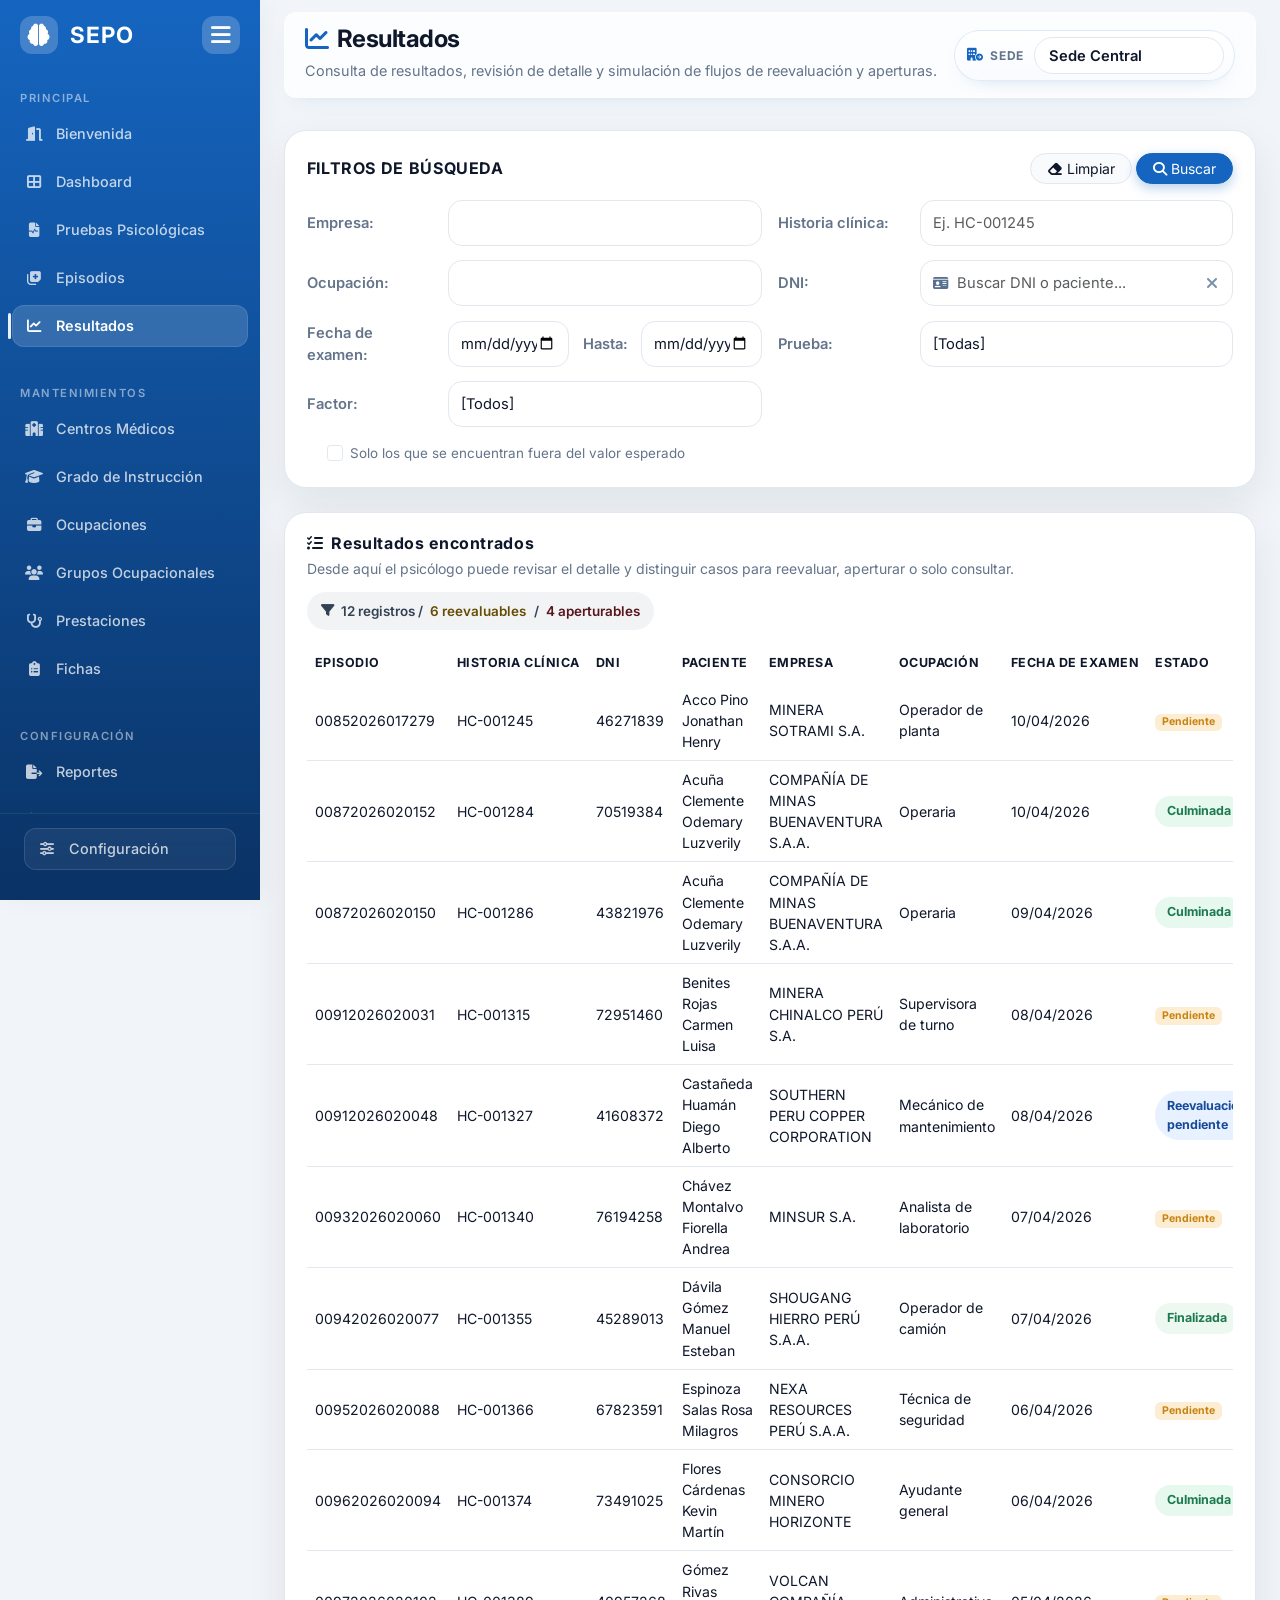
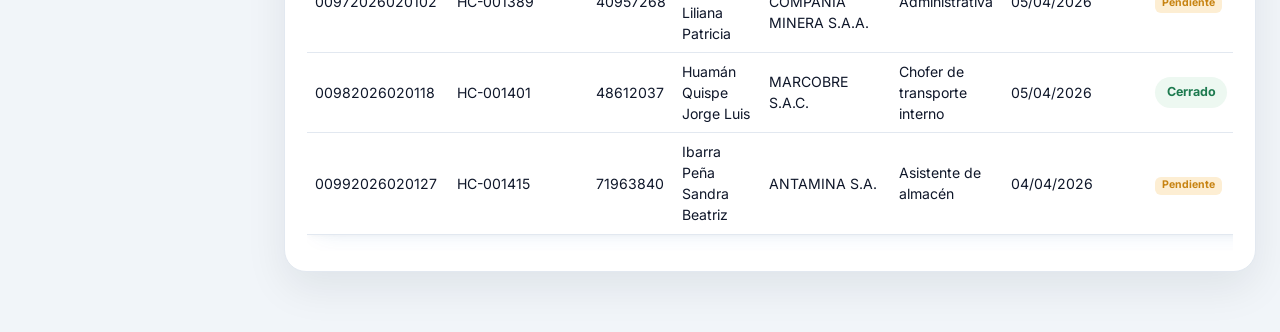
<file: resultados.html>
<!DOCTYPE html>
<html lang="es">
  <head>
    <meta charset="UTF-8" />
    <meta name="viewport" content="width=device-width, initial-scale=1.0" />
    <title>SEPO - Resultados</title>
    <link rel="preconnect" href="https://fonts.googleapis.com" />
    <link rel="preconnect" href="https://fonts.gstatic.com" crossorigin />
    <link href="https://cdn.jsdelivr.net/npm/bootstrap@5.3.0/dist/css/bootstrap.min.css" rel="stylesheet" />
    <link href="https://cdnjs.cloudflare.com/ajax/libs/font-awesome/6.4.0/css/all.min.css" rel="stylesheet" />
    <link href="https://fonts.googleapis.com/css2?family=Inter:wght@300;400;500;600;700&display=swap" rel="stylesheet" />
    <link href="css/styles.css" rel="stylesheet" />
    <link href="css/resultados.css" rel="stylesheet" />
  </head>
  <body data-theme="default" data-mode="light">
    <nav class="sidebar" id="rs_sidebar">
      <div class="sidebar-brand">
        <div class="brand-logo-text" id="rs_sidebarBrandBtn" role="button" tabindex="0">
          <i class="fas fa-brain fa-fw" title="Expandir/Contraer menú"></i>
          <span class="brand-text">SEPO</span>
        </div>
        <div class="toggle-btn" id="rs_sidebarToggle" title="Contraer menú">
          <i class="fas fa-bars fa-fw"></i>
        </div>
      </div>
      <div class="sidebar-scroll">
      <div class="sidebar-section mt-2"><span>Principal</span></div>
      <ul class="nav flex-column">
        <li><a class="nav-link " href="index.html#dashboard" title="Dashboard"><i class="fas fa-th-large fa-fw"></i><span>Dashboard</span></a></li>
        <li><a class="nav-link " href="index.html#pruebas" title="Pruebas Psicológicas"><i class="fas fa-file-medical-alt fa-fw"></i><span>Pruebas Psicológicas</span></a></li>
        <li><a class="nav-link " href="episodios.html" title="Episodios"><i class="fas fa-notes-medical fa-fw"></i><span>Episodios</span></a></li>
        <li><a class="nav-link active" href="resultados.html" title="Resultados"><i class="fas fa-chart-line fa-fw"></i><span>Resultados</span></a></li>
      </ul>

      <div class="sidebar-section mt-4"><span>Mantenimientos</span></div>
      <ul class="nav flex-column">
        <li><a class="nav-link " href="index.html#centros" title="Centros Médicos"><i class="fas fa-hospital fa-fw"></i><span>Centros Médicos</span></a></li>
        <li><a class="nav-link " href="index.html#grado" title="Grado de Instrucción"><i class="fas fa-graduation-cap fa-fw"></i><span>Grado de Instrucción</span></a></li>
        <li><a class="nav-link " href="index.html#ocupaciones" title="Ocupaciones"><i class="fas fa-briefcase fa-fw"></i><span>Ocupaciones</span></a></li>
        <li><a class="nav-link " href="index.html#grupos" title="Grupos Ocupacionales"><i class="fas fa-users fa-fw"></i><span>Grupos Ocupacionales</span></a></li>
        <li><a class="nav-link " href="index.html#prestaciones" title="Prestaciones"><i class="fas fa-stethoscope fa-fw"></i><span>Prestaciones</span></a></li>
        <li><a class="nav-link " href="index.html#fichas" title="Fichas"><i class="fas fa-clipboard-list fa-fw"></i><span>Fichas</span></a></li>
      </ul>

      <div class="sidebar-section mt-4"><span>Configuración</span></div>
      <ul class="nav flex-column">
        <li><a class="nav-link " href="reportes.html" title="Reportes"><i class="fas fa-file-export fa-fw"></i><span>Reportes</span></a></li>
        <li><a class="nav-link " href="roles.html" title="Roles"><i class="fas fa-user-shield fa-fw"></i><span>Roles</span></a></li>
        <li><a class="nav-link " href="usuarios.html" title="Usuarios"><i class="fas fa-user fa-fw"></i><span>Usuarios</span></a></li>
        <li><a class="nav-link " href="parametros.html" title="Parámetros"><i class="fas fa-sliders-h fa-fw"></i><span>Parámetros</span></a></li>
        <li><a class="nav-link " href="index.html#orden" title="Orden de Prestaciones"><i class="fas fa-sort fa-fw"></i><span>Orden de Prestaciones</span></a></li>
      </ul>
      </div>

      <div class="sidebar-footer">
        <a class="nav-link nav-link-settings" href="#" onclick="abrirConfiguracionVisual(); return false;" title="Configuración visual"><i class="fas fa-sliders-h fa-fw"></i><span>Configuración</span></a>
      </div>
    </nav>

    <main class="main-content" id="rs_mainContent">
      <div class="page-header">
        <div>
          <h1 class="page-title"><i class="fas fa-chart-line me-2"></i>Resultados</h1>
          <p class="page-subtitle">Consulta de resultados, revisión de detalle y simulación de flujos de reevaluación y aperturas.</p>
        </div>
        <div class="rs-header-actions"></div>
      </div>

      <section class="card rs-card mb-4" id="rs_filtrosCard">
        <div class="card-body rs-filter-card-body">
          <div class="rs-filter-head">
            <h2 class="rs-filter-title mb-0">FILTROS DE BÚSQUEDA</h2>
            <div class="rs-filter-actions">
              <button type="button" class="btn btn-light rounded-pill px-3 btn-sm" id="rs_btnLimpiar"><i class="fas fa-eraser me-1"></i>Limpiar</button>
              <button type="button" class="btn btn-primary rounded-pill px-3 btn-sm" id="rs_btnBuscar"><i class="fas fa-search me-1"></i>Buscar</button>
            </div>
          </div>

          <div class="rs-filter-grid">
            <div class="rs-filter-row">
              <label class="rs-filter-label" for="rs_filtroEmpresa">Empresa:</label>
              <div class="rs-filter-control"><input class="form-control" id="rs_filtroEmpresa" list="rs_empresasList" /></div>
            </div>
            <div class="rs-filter-row">
              <label class="rs-filter-label" for="rs_filtroHistoria">Historia clínica:</label>
              <div class="rs-filter-control"><input class="form-control" id="rs_filtroHistoria" placeholder="Ej. HC-001245" /></div>
            </div>
            <div class="rs-filter-row">
              <label class="rs-filter-label" for="rs_filtroOcupacion">Ocupación:</label>
              <div class="rs-filter-control"><input class="form-control" id="rs_filtroOcupacion" list="rs_ocupacionesList" /></div>
            </div>
            <div class="rs-filter-row">
              <label class="rs-filter-label" for="rs_filtroDniSearch">DNI:</label>
              <div class="rs-filter-control rs-dni-searchbox" id="rs_dniSearchbox">
                <input type="hidden" id="rs_filtroDni" />
                <div class="rs-dni-searchbox-shell">
                  <i class="fas fa-id-card rs-dni-searchbox-icon" aria-hidden="true"></i>
                  <input class="form-control rs-dni-searchbox-input" id="rs_filtroDniSearch" type="text" placeholder="Buscar DNI o paciente..." autocomplete="off" inputmode="numeric" />
                  <button type="button" class="rs-dni-searchbox-clear" id="rs_btnLimpiarDni" aria-label="Limpiar DNI"><i class="fas fa-xmark"></i></button>
                </div>
                <div class="rs-dni-searchbox-menu" id="rs_dniSearchboxMenu" role="listbox"></div>
              </div>
            </div>
            <div class="rs-filter-row rs-filter-row-dates">
              <label class="rs-filter-label" for="rs_filtroFechaDesde">Fecha de examen:</label>
              <div class="rs-filter-date-wrap"><input type="date" class="form-control" id="rs_filtroFechaDesde" /></div>
              <label class="rs-filter-inline-label" for="rs_filtroFechaHasta">Hasta:</label>
              <div class="rs-filter-date-wrap"><input type="date" class="form-control" id="rs_filtroFechaHasta" /></div>
            </div>
            <div class="rs-filter-row">
              <label class="rs-filter-label" for="rs_filtroPrueba">Prueba:</label>
              <div class="rs-filter-control">
                <select class="form-select" id="rs_filtroPrueba">
                  <option value="">[Todas]</option>
                </select>
              </div>
            </div>
            <div class="rs-filter-row">
              <label class="rs-filter-label" for="rs_filtroFactor">Factor:</label>
              <div class="rs-filter-control">
                <select class="form-select" id="rs_filtroFactor">
                  <option value="">[Todos]</option>
                </select>
              </div>
            </div>
          </div>

          <div class="rs-check-row">
            <label class="form-check rs-check-filter" for="rs_chkSoloFuera">
              <input class="form-check-input" type="checkbox" id="rs_chkSoloFuera" />
              <span class="form-check-label">Solo los que se encuentran fuera del valor esperado</span>
            </label>
          </div>

          <datalist id="rs_empresasList"></datalist>
          <datalist id="rs_ocupacionesList"></datalist>
        </div>
      </section>

      <section class="card rs-card" id="rs_panelListado">
        <div class="card-body">
          <div class="rs-card-title-row mb-3">
            <div>
              <h2 class="rs-section-title mb-1"><i class="fas fa-list-check me-2"></i>Resultados encontrados</h2>
              <p class="text-muted small mb-0">Desde aquí el psicólogo puede revisar el detalle y distinguir casos para reevaluar, aperturar o solo consultar.</p>
            </div>
            <div class="rs-result-summary" id="rs_resultSummary"></div>
          </div>

          <div class="table-responsive">
            <table class="table align-middle rs-table" id="rs_tablaResultados">
              <thead>
                <tr>
                  <th>Episodio</th>
                  <th>Historia clínica</th>
                  <th>DNI</th>
                  <th>Paciente</th>
                  <th>Empresa</th>
                  <th>Ocupación</th>
                  <th>Fecha de examen</th>
                  <th>Estado</th>
                  <th>Acción</th>
                </tr>
              </thead>
              <tbody id="rs_tablaBody"></tbody>
            </table>
          </div>
        </div>
      </section>
    </main>

    <div class="modal fade" id="rs_modalPrincipal" tabindex="-1" aria-hidden="true">
      <div class="modal-dialog modal-xl modal-dialog-centered modal-dialog-scrollable rs-modal-dialog">
        <div class="modal-content rs-modal">
          <div class="modal-header rs-modal-header">
            <div>
              <h5 class="modal-title mb-0" id="rs_modalTitle">Resultados</h5>
            </div>
            <button type="button" class="btn-close" data-bs-dismiss="modal" aria-label="Cerrar"></button>
          </div>
          <div class="modal-body rs-modal-body" id="rs_modalBodyScroll">
            <div class="rs-modal-topbar">
              <div class="btn-group btn-group-sm" role="group" aria-label="Navegación interna">
                <button type="button" class="btn btn-outline-primary" id="rs_btnIrDetalle">Detalle</button>
                <button type="button" class="btn btn-outline-primary" id="rs_btnIrResumen">Resumen</button>
              </div>
              <div class="rs-inline-markers" id="rs_markerBar"></div>
            </div>

            <div class="rs-context-grid" id="rs_contextGrid"></div>

            <section class="rs-section-block" id="rs_sectionDetalle">
              <div class="rs-section-head">
                <h6 class="rs-section-block-title mb-0">Detalle de respuestas</h6>
              </div>
              <div class="table-responsive">
                <table class="table align-middle rs-inner-table mb-0">
                  <thead>
                    <tr>
                      <th>Código actuación</th>
                      <th>Actuación</th>
                      <th>Prueba</th>
                      <th>Pregunta</th>
                      <th>Respuesta</th>
                      <th>Estado</th>
                    </tr>
                  </thead>
                  <tbody id="rs_detalleBody"></tbody>
                </table>
              </div>
            </section>

            <section class="rs-section-block" id="rs_sectionResumen">
              <div class="rs-section-head rs-section-head-stack">
                <h6 class="rs-section-block-title mb-0">Resumen</h6>
                <div class="rs-summary-filters">
                  <select class="form-select form-select-sm" id="rs_resumenFiltroPrueba">
                    <option value="">[Todas las pruebas]</option>
                  </select>
                  <select class="form-select form-select-sm" id="rs_resumenFiltroFactor">
                    <option value="">[Todos los factores]</option>
                  </select>
                  <label class="form-check rs-check-inline" for="rs_chkResumenFuera">
                    <input class="form-check-input" type="checkbox" id="rs_chkResumenFuera" />
                    <span class="form-check-label">Solo fuera del valor esperado</span>
                  </label>
                </div>
              </div>
              <div class="table-responsive">
                <table class="table align-middle rs-inner-table mb-0">
                  <thead>
                    <tr>
                      <th>Código actuación</th>
                      <th>Actuación</th>
                      <th>Prueba</th>
                      <th>Factor</th>
                      <th>Puntaje</th>
                      <th>Nivel</th>
                      <th>Interpretación</th>
                      <th>Estado</th>
                      <th>Acción</th>
                    </tr>
                  </thead>
                  <tbody id="rs_resumenBody"></tbody>
                </table>
              </div>
            </section>

            <section class="rs-section-block" id="rs_sectionRecuperaciones">
              <div class="rs-section-head">
                <h6 class="rs-section-block-title mb-0">Recuperación</h6>
              </div>
              <div class="accordion rs-accordion" id="rs_recAccordion">
                <div class="accordion-item">
                  <h2 class="accordion-header" id="rs_headingPrueba">
                    <button class="accordion-button collapsed" type="button" data-bs-toggle="collapse" data-bs-target="#rs_collapsePrueba" aria-expanded="false" aria-controls="rs_collapsePrueba">Recuperación por prueba</button>
                  </h2>
                  <div id="rs_collapsePrueba" class="accordion-collapse collapse" data-bs-parent="#rs_recAccordion">
                    <div class="accordion-body pt-2">
                      <div class="table-responsive">
                        <table class="table align-middle rs-inner-table mb-0">
                          <thead>
                            <tr>
                              <th>Código actuación</th>
                              <th>Actuación</th>
                              <th>Prueba</th>
                              <th>Factor</th>
                              <th>Puntaje</th>
                              <th>Nivel</th>
                              <th>Interpretación</th>
                              <th>Estado</th>
                              <th>Acción</th>
                            </tr>
                          </thead>
                          <tbody id="rs_recPruebaBody"></tbody>
                        </table>
                      </div>
                    </div>
                  </div>
                </div>
                <div class="accordion-item">
                  <h2 class="accordion-header" id="rs_headingPregunta">
                    <button class="accordion-button collapsed" type="button" data-bs-toggle="collapse" data-bs-target="#rs_collapsePregunta" aria-expanded="false" aria-controls="rs_collapsePregunta">Recuperación por pregunta</button>
                  </h2>
                  <div id="rs_collapsePregunta" class="accordion-collapse collapse" data-bs-parent="#rs_recAccordion">
                    <div class="accordion-body pt-2">
                      <div class="table-responsive">
                        <table class="table align-middle rs-inner-table mb-0">
                          <thead>
                            <tr>
                              <th>Código actuación</th>
                              <th>Actuación</th>
                              <th>Prueba</th>
                              <th>Factor</th>
                              <th>Puntaje</th>
                              <th>Nivel</th>
                              <th>Interpretación</th>
                              <th>Estado</th>
                              <th>Acción</th>
                            </tr>
                          </thead>
                          <tbody id="rs_recPreguntaBody"></tbody>
                        </table>
                      </div>
                    </div>
                  </div>
                </div>
                <div class="accordion-item">
                  <h2 class="accordion-header" id="rs_headingFactor">
                    <button class="accordion-button collapsed" type="button" data-bs-toggle="collapse" data-bs-target="#rs_collapseFactor" aria-expanded="false" aria-controls="rs_collapseFactor">Recuperación por factor</button>
                  </h2>
                  <div id="rs_collapseFactor" class="accordion-collapse collapse" data-bs-parent="#rs_recAccordion">
                    <div class="accordion-body pt-2">
                      <div class="table-responsive">
                        <table class="table align-middle rs-inner-table mb-0">
                          <thead>
                            <tr>
                              <th>Código actuación</th>
                              <th>Actuación</th>
                              <th>Prueba</th>
                              <th>Factor</th>
                              <th>Puntaje</th>
                              <th>Nivel</th>
                              <th>Interpretación</th>
                              <th>Estado</th>
                              <th>Acción</th>
                            </tr>
                          </thead>
                          <tbody id="rs_recFactorBody"></tbody>
                        </table>
                      </div>
                    </div>
                  </div>
                </div>
              </div>
            </section>
          </div>
        </div>
      </div>
    </div>

    <div class="modal fade" id="rs_modalConfirmacion" tabindex="-1" aria-hidden="true">
      <div class="modal-dialog modal-lg modal-dialog-centered">
        <div class="modal-content rs-modal">
          <div class="modal-header rs-modal-header rs-modal-header-light">
            <h5 class="modal-title" id="rs_confirmTitle">Confirmación</h5>
            <button type="button" class="btn-close" data-bs-dismiss="modal" aria-label="Cerrar"></button>
          </div>
          <div class="modal-body">
            <p class="mb-2" id="rs_confirmText"></p>
            <p class="text-muted small mb-3" id="rs_confirmNote"></p>

            <div class="rs-confirm-box mb-3" id="rs_confirmLinkedBox" style="display:none;">
              <div class="rs-confirm-box-title">Preguntas vinculadas</div>
              <div id="rs_confirmQuestions"></div>
            </div>

            <div class="rs-confirm-box mb-3" id="rs_confirmFactorsBox" style="display:none;">
              <div class="rs-confirm-box-title">Factores y preguntas asociadas</div>
              <div id="rs_confirmFactors"></div>
            </div>
          </div>
          <div class="modal-footer py-2">
            <button type="button" class="btn btn-light btn-sm rounded-pill px-3" data-bs-dismiss="modal">No</button>
            <button type="button" class="btn btn-primary btn-sm rounded-pill px-3" id="rs_btnConfirmarAccion">Sí</button>
          </div>
        </div>
      </div>
    </div>

    <div class="position-fixed bottom-0 end-0 p-3" style="z-index: 1090">
      <div id="rs_toast" class="toast align-items-center text-bg-dark border-0" role="status" aria-live="polite" aria-atomic="true">
        <div class="d-flex">
          <div class="toast-body" id="rs_toastBody">Acción realizada.</div>
          <button type="button" class="btn-close btn-close-white me-2 m-auto" data-bs-dismiss="toast" aria-label="Cerrar"></button>
        </div>
      </div>
    </div>

    <script src="https://cdn.jsdelivr.net/npm/bootstrap@5.3.0/dist/js/bootstrap.bundle.min.js"></script>
    <script src="js/modules/bootstrap.js"></script>
    <script src="js/core/ui.js"></script>
    <script src="js/modules/sede-switcher.js"></script>
    <script src="js/modules/resultados.js"></script>
      <script src="js/modules/shared-sidebar.js"></script>
</body>
</html>
</file>
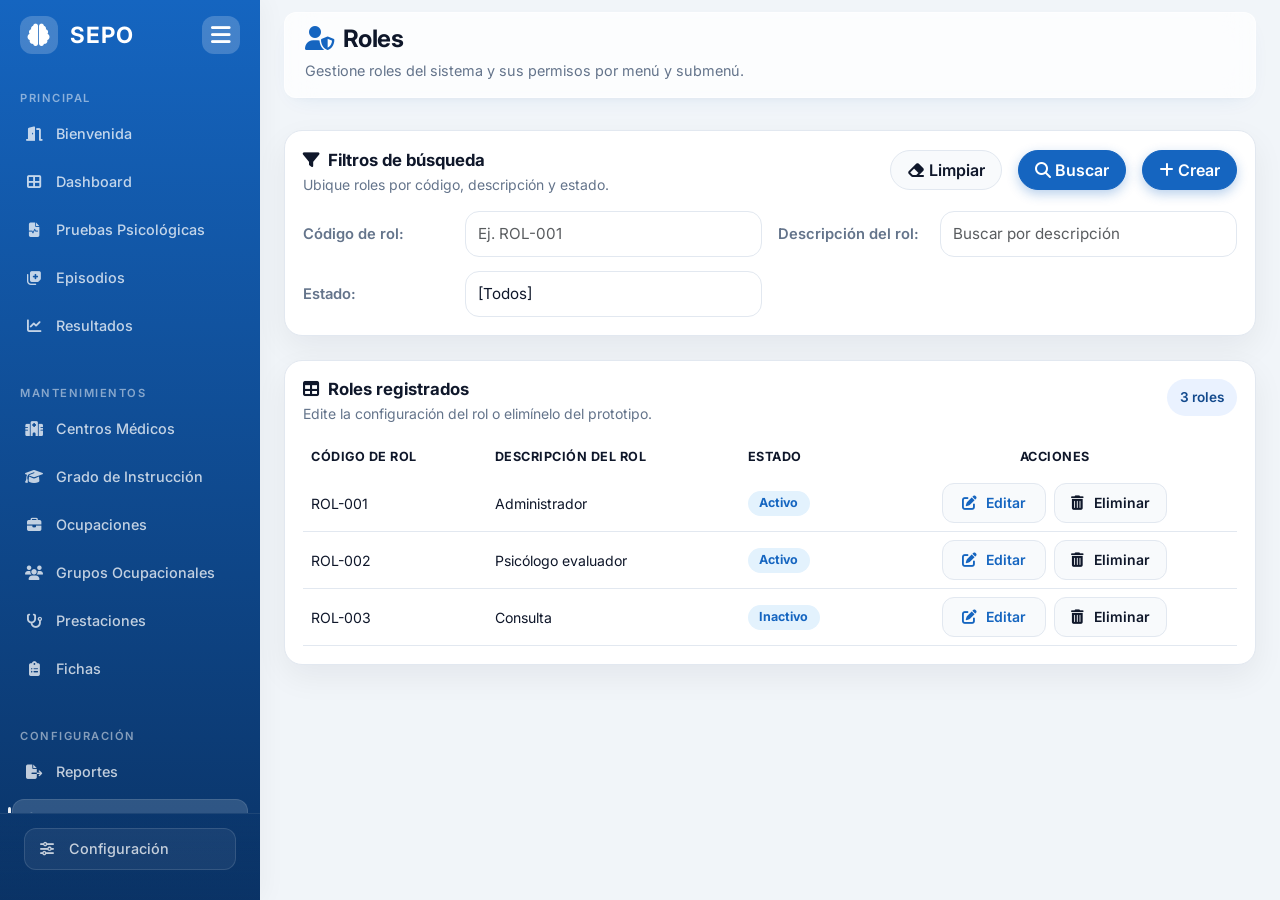
<file: roles.html>
<!DOCTYPE html>
<html lang="es">
  <head>
    <meta charset="UTF-8" />
    <meta name="viewport" content="width=device-width, initial-scale=1.0" />
    <title>SEPO - Roles</title>
    <link rel="preconnect" href="https://fonts.googleapis.com" />
    <link rel="preconnect" href="https://fonts.gstatic.com" crossorigin />
    <link href="https://cdn.jsdelivr.net/npm/bootstrap@5.3.0/dist/css/bootstrap.min.css" rel="stylesheet" />
    <link href="https://cdnjs.cloudflare.com/ajax/libs/font-awesome/6.4.0/css/all.min.css" rel="stylesheet" />
    <link href="https://fonts.googleapis.com/css2?family=Inter:wght@300;400;500;600;700&display=swap" rel="stylesheet" />
    <link href="css/styles.css" rel="stylesheet" />
    <link href="css/roles.css" rel="stylesheet" />
  </head>
  <body data-theme="default" data-mode="light">
    <nav class="sidebar" id="rl_sidebar">
      <div class="sidebar-brand">
        <div class="brand-logo-text" id="rl_sidebarBrandBtn" role="button" tabindex="0">
          <i class="fas fa-brain fa-fw" title="Expandir/Contraer menú"></i>
          <span class="brand-text">SEPO</span>
        </div>
        <div class="toggle-btn" id="rl_sidebarToggle" title="Contraer menú">
          <i class="fas fa-bars fa-fw"></i>
        </div>
      </div>
      <div class="sidebar-scroll">
      <div class="sidebar-section mt-2"><span>Principal</span></div>
      <ul class="nav flex-column">
        <li><a class="nav-link " href="index.html#dashboard" title="Dashboard"><i class="fas fa-th-large fa-fw"></i><span>Dashboard</span></a></li>
        <li><a class="nav-link " href="index.html#pruebas" title="Pruebas Psicológicas"><i class="fas fa-file-medical-alt fa-fw"></i><span>Pruebas Psicológicas</span></a></li>
        <li><a class="nav-link " href="episodios.html" title="Episodios"><i class="fas fa-notes-medical fa-fw"></i><span>Episodios</span></a></li>
        <li><a class="nav-link " href="resultados.html" title="Resultados"><i class="fas fa-chart-line fa-fw"></i><span>Resultados</span></a></li>
      </ul>

      <div class="sidebar-section mt-4"><span>Mantenimientos</span></div>
      <ul class="nav flex-column">
        <li><a class="nav-link " href="index.html#centros" title="Centros Médicos"><i class="fas fa-hospital fa-fw"></i><span>Centros Médicos</span></a></li>
        <li><a class="nav-link " href="index.html#grado" title="Grado de Instrucción"><i class="fas fa-graduation-cap fa-fw"></i><span>Grado de Instrucción</span></a></li>
        <li><a class="nav-link " href="index.html#ocupaciones" title="Ocupaciones"><i class="fas fa-briefcase fa-fw"></i><span>Ocupaciones</span></a></li>
        <li><a class="nav-link " href="index.html#grupos" title="Grupos Ocupacionales"><i class="fas fa-users fa-fw"></i><span>Grupos Ocupacionales</span></a></li>
        <li><a class="nav-link " href="index.html#prestaciones" title="Prestaciones"><i class="fas fa-stethoscope fa-fw"></i><span>Prestaciones</span></a></li>
        <li><a class="nav-link " href="index.html#fichas" title="Fichas"><i class="fas fa-clipboard-list fa-fw"></i><span>Fichas</span></a></li>
      </ul>

      <div class="sidebar-section mt-4"><span>Configuración</span></div>
      <ul class="nav flex-column">
        <li><a class="nav-link " href="reportes.html" title="Reportes"><i class="fas fa-file-export fa-fw"></i><span>Reportes</span></a></li>
        <li><a class="nav-link active" href="roles.html" title="Roles"><i class="fas fa-user-shield fa-fw"></i><span>Roles</span></a></li>
        <li><a class="nav-link " href="usuarios.html" title="Usuarios"><i class="fas fa-user fa-fw"></i><span>Usuarios</span></a></li>
        <li><a class="nav-link " href="parametros.html" title="Parámetros"><i class="fas fa-sliders-h fa-fw"></i><span>Parámetros</span></a></li>
        <li><a class="nav-link " href="index.html#orden" title="Orden de Prestaciones"><i class="fas fa-sort fa-fw"></i><span>Orden de Prestaciones</span></a></li>
      </ul>
      </div>

      <div class="sidebar-footer">
        <a class="nav-link nav-link-settings" href="#" onclick="abrirConfiguracionVisual(); return false;" title="Configuración visual"><i class="fas fa-sliders-h fa-fw"></i><span>Configuración</span></a>
      </div>
    </nav>

    <main class="main-content" id="rl_mainContent">
      <div class="page-header">
        <div>
          <h1 class="page-title"><i class="fas fa-user-shield me-2"></i>Roles</h1>
          <p class="page-subtitle">Gestione roles del sistema y sus permisos por menú y submenú.</p>
        </div>
      </div>

      <section class="card rl-card mb-4" id="rl_filterCard">
        <div class="card-body rl-card-body">
          <div class="rl-card-title-row mb-3">
            <div>
              <h2 class="rl-section-title mb-1"><i class="fas fa-filter me-2"></i>Filtros de búsqueda</h2>
              <p class="text-muted small mb-0">Ubique roles por código, descripción y estado.</p>
            </div>
            <div class="rl-actions-row">
              <button type="button" class="btn btn-light rounded-pill px-3" id="rl_btnLimpiar"><i class="fas fa-eraser me-1"></i>Limpiar</button>
              <button type="button" class="btn btn-primary rounded-pill px-3" id="rl_btnBuscar"><i class="fas fa-search me-1"></i>Buscar</button>
              <button type="button" class="btn btn-primary rounded-pill px-3" id="rl_btnCrear"><i class="fas fa-plus me-1"></i>Crear</button>
            </div>
          </div>

          <div class="rl-filter-grid">
            <div class="rl-filter-row">
              <label class="rl-filter-label" for="rl_filtroCodigo">Código de rol:</label>
              <div class="rl-filter-control"><input class="form-control" id="rl_filtroCodigo" placeholder="Ej. ROL-001" /></div>
            </div>
            <div class="rl-filter-row">
              <label class="rl-filter-label" for="rl_filtroDescripcion">Descripción del rol:</label>
              <div class="rl-filter-control"><input class="form-control" id="rl_filtroDescripcion" placeholder="Buscar por descripción" /></div>
            </div>
            <div class="rl-filter-row">
              <label class="rl-filter-label" for="rl_filtroEstado">Estado:</label>
              <div class="rl-filter-control">
                <select class="form-select" id="rl_filtroEstado">
                  <option value="">[Todos]</option>
                  <option value="Activo">Activo</option>
                  <option value="Inactivo">Inactivo</option>
                </select>
              </div>
            </div>
          </div>
        </div>
      </section>

      <section class="card rl-card" id="rl_gridCard">
        <div class="card-body rl-card-body">
          <div class="rl-card-title-row mb-3">
            <div>
              <h2 class="rl-section-title mb-1"><i class="fas fa-table me-2"></i>Roles registrados</h2>
              <p class="text-muted small mb-0">Edite la configuración del rol o elimínelo del prototipo.</p>
            </div>
            <div class="rl-preview-meta" id="rl_totalRoles"></div>
          </div>
          <div class="table-responsive">
            <table class="table align-middle rl-table" id="rl_tablaRoles">
              <thead>
                <tr>
                  <th>Código de rol</th>
                  <th>Descripción del rol</th>
                  <th>Estado</th>
                  <th class="text-center">Acciones</th>
                </tr>
              </thead>
              <tbody></tbody>
            </table>
          </div>
        </div>
      </section>
    </main>

    <div class="modal fade" id="rl_modalRol" tabindex="-1" aria-hidden="true">
      <div class="modal-dialog modal-xl modal-dialog-centered modal-dialog-scrollable">
        <div class="modal-content rl-modal-content">
          <div class="modal-header">
            <h5 class="modal-title mb-0" id="rl_modalTitle">Crear rol</h5>
            <button type="button" class="btn-close" data-bs-dismiss="modal" aria-label="Cerrar"></button>
          </div>
          <div class="modal-body">
            <div class="row g-3 rl-form-block">
              <div class="col-md-4">
                <label class="form-label" for="rl_inputCodigo">Código de rol</label>
                <input class="form-control" id="rl_inputCodigo" maxlength="20" />
              </div>
              <div class="col-md-5">
                <label class="form-label" for="rl_inputDescripcion">Descripción del rol</label>
                <input class="form-control" id="rl_inputDescripcion" maxlength="80" />
              </div>
              <div class="col-md-3">
                <label class="form-label" for="rl_inputEstado">Estado actual</label>
                <select class="form-select" id="rl_inputEstado">
                  <option value="Activo">Activo</option>
                  <option value="Inactivo">Inactivo</option>
                </select>
              </div>
            </div>

            <div class="rl-permissions-wrap mt-4">
              <div class="rl-permissions-head mb-2">
                <h6 class="mb-0">Permisos</h6>
                <p class="text-muted small mb-0">Active o desactive permisos por menú y submenú.</p>
              </div>
              <div class="table-responsive">
                <table class="table align-middle rl-permissions-table mb-0">
                  <thead>
                    <tr>
                      <th>Menú</th>
                      <th>Submenú</th>
                      <th class="text-center">Ver</th>
                      <th class="text-center">Crear</th>
                      <th class="text-center">Editar</th>
                      <th class="text-center">Eliminar</th>
                    </tr>
                  </thead>
                  <tbody id="rl_permissionsBody"></tbody>
                </table>
              </div>
            </div>
          </div>
          <div class="modal-footer">
            <button type="button" class="btn btn-light rounded-pill px-3" data-bs-dismiss="modal">Cancelar</button>
            <button type="button" class="btn btn-primary rounded-pill px-3" id="rl_btnGuardar"><i class="fas fa-save me-1"></i>Grabar</button>
          </div>
        </div>
      </div>
    </div>

    <div class="toast-container position-fixed bottom-0 end-0 p-3">
      <div class="toast align-items-center text-bg-dark border-0" id="rl_toast" role="status" aria-live="polite" aria-atomic="true">
        <div class="d-flex">
          <div class="toast-body" id="rl_toastBody">Acción realizada.</div>
          <button type="button" class="btn-close btn-close-white me-2 m-auto" data-bs-dismiss="toast" aria-label="Cerrar"></button>
        </div>
      </div>
    </div>

    <script src="https://cdn.jsdelivr.net/npm/bootstrap@5.3.0/dist/js/bootstrap.bundle.min.js"></script>
    <script src="js/modules/bootstrap.js"></script>
    <script src="js/modules/roles.js"></script>
      <script src="js/modules/shared-sidebar.js"></script>
</body>
</html>
</file>
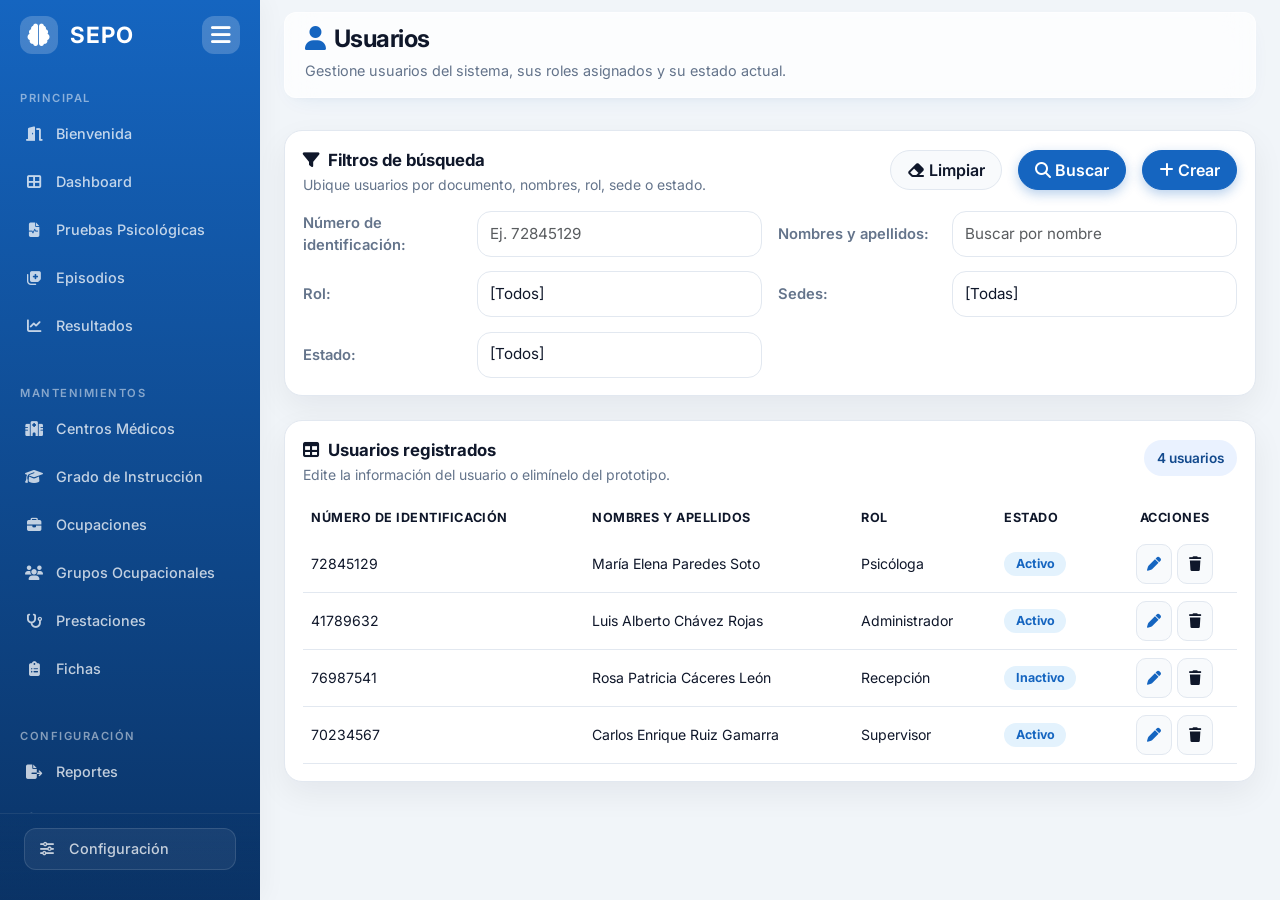
<file: usuarios.html>
<!DOCTYPE html>
<html lang="es">
  <head>
    <meta charset="UTF-8" />
    <meta name="viewport" content="width=device-width, initial-scale=1.0" />
    <title>SEPO - Usuarios</title>
    <link rel="preconnect" href="https://fonts.googleapis.com" />
    <link rel="preconnect" href="https://fonts.gstatic.com" crossorigin />
    <link href="https://cdn.jsdelivr.net/npm/bootstrap@5.3.0/dist/css/bootstrap.min.css" rel="stylesheet" />
    <link href="https://cdnjs.cloudflare.com/ajax/libs/font-awesome/6.4.0/css/all.min.css" rel="stylesheet" />
    <link href="https://fonts.googleapis.com/css2?family=Inter:wght@300;400;500;600;700&display=swap" rel="stylesheet" />
    <link href="css/styles.css" rel="stylesheet" />
    <link href="css/usuarios.css" rel="stylesheet" />
  </head>
  <body data-theme="default" data-mode="light">
    <nav class="sidebar" id="us_sidebar">
      <div class="sidebar-brand">
        <div class="brand-logo-text" id="us_sidebarBrandBtn" role="button" tabindex="0">
          <i class="fas fa-brain fa-fw" title="Expandir/Contraer menú"></i>
          <span class="brand-text">SEPO</span>
        </div>
        <div class="toggle-btn" id="us_sidebarToggle" title="Contraer menú">
          <i class="fas fa-bars fa-fw"></i>
        </div>
      </div>
      <div class="sidebar-scroll">
      <div class="sidebar-section mt-2"><span>Principal</span></div>
      <ul class="nav flex-column">
        <li><a class="nav-link " href="index.html#dashboard" title="Dashboard"><i class="fas fa-th-large fa-fw"></i><span>Dashboard</span></a></li>
        <li><a class="nav-link " href="index.html#pruebas" title="Pruebas Psicológicas"><i class="fas fa-file-medical-alt fa-fw"></i><span>Pruebas Psicológicas</span></a></li>
        <li><a class="nav-link " href="episodios.html" title="Episodios"><i class="fas fa-notes-medical fa-fw"></i><span>Episodios</span></a></li>
        <li><a class="nav-link " href="resultados.html" title="Resultados"><i class="fas fa-chart-line fa-fw"></i><span>Resultados</span></a></li>
      </ul>

      <div class="sidebar-section mt-4"><span>Mantenimientos</span></div>
      <ul class="nav flex-column">
        <li><a class="nav-link " href="index.html#centros" title="Centros Médicos"><i class="fas fa-hospital fa-fw"></i><span>Centros Médicos</span></a></li>
        <li><a class="nav-link " href="index.html#grado" title="Grado de Instrucción"><i class="fas fa-graduation-cap fa-fw"></i><span>Grado de Instrucción</span></a></li>
        <li><a class="nav-link " href="index.html#ocupaciones" title="Ocupaciones"><i class="fas fa-briefcase fa-fw"></i><span>Ocupaciones</span></a></li>
        <li><a class="nav-link " href="index.html#grupos" title="Grupos Ocupacionales"><i class="fas fa-users fa-fw"></i><span>Grupos Ocupacionales</span></a></li>
        <li><a class="nav-link " href="index.html#prestaciones" title="Prestaciones"><i class="fas fa-stethoscope fa-fw"></i><span>Prestaciones</span></a></li>
        <li><a class="nav-link " href="index.html#fichas" title="Fichas"><i class="fas fa-clipboard-list fa-fw"></i><span>Fichas</span></a></li>
      </ul>

      <div class="sidebar-section mt-4"><span>Configuración</span></div>
      <ul class="nav flex-column">
        <li><a class="nav-link " href="reportes.html" title="Reportes"><i class="fas fa-file-export fa-fw"></i><span>Reportes</span></a></li>
        <li><a class="nav-link " href="roles.html" title="Roles"><i class="fas fa-user-shield fa-fw"></i><span>Roles</span></a></li>
        <li><a class="nav-link active" href="usuarios.html" title="Usuarios"><i class="fas fa-user fa-fw"></i><span>Usuarios</span></a></li>
        <li><a class="nav-link " href="parametros.html" title="Parámetros"><i class="fas fa-sliders-h fa-fw"></i><span>Parámetros</span></a></li>
        <li><a class="nav-link " href="index.html#orden" title="Orden de Prestaciones"><i class="fas fa-sort fa-fw"></i><span>Orden de Prestaciones</span></a></li>
      </ul>
      </div>

      <div class="sidebar-footer">
        <a class="nav-link nav-link-settings" href="#" onclick="abrirConfiguracionVisual(); return false;" title="Configuración visual"><i class="fas fa-sliders-h fa-fw"></i><span>Configuración</span></a>
      </div>
    </nav>

    <main class="main-content" id="us_mainContent">
      <div class="page-header">
        <div>
          <h1 class="page-title"><i class="fas fa-user me-2"></i>Usuarios</h1>
          <p class="page-subtitle">Gestione usuarios del sistema, sus roles asignados y su estado actual.</p>
        </div>
      </div>

      <section class="card us-card mb-4" id="us_filterCard">
        <div class="card-body us-card-body">
          <div class="us-card-title-row mb-3">
            <div>
              <h2 class="us-section-title mb-1"><i class="fas fa-filter me-2"></i>Filtros de búsqueda</h2>
              <p class="text-muted small mb-0">Ubique usuarios por documento, nombres, rol, sede o estado.</p>
            </div>
            <div class="us-actions-row">
              <button type="button" class="btn btn-light rounded-pill px-3" id="us_btnLimpiar"><i class="fas fa-eraser me-1"></i>Limpiar</button>
              <button type="button" class="btn btn-primary rounded-pill px-3" id="us_btnBuscar"><i class="fas fa-search me-1"></i>Buscar</button>
              <button type="button" class="btn btn-primary rounded-pill px-3" id="us_btnCrear"><i class="fas fa-plus me-1"></i>Crear</button>
            </div>
          </div>

          <div class="us-filter-grid">
            <div class="us-filter-row">
              <label class="us-filter-label" for="us_filtroDocumento">Número de identificación:</label>
              <div class="us-filter-control"><input class="form-control" id="us_filtroDocumento" placeholder="Ej. 72845129" /></div>
            </div>
            <div class="us-filter-row">
              <label class="us-filter-label" for="us_filtroNombre">Nombres y apellidos:</label>
              <div class="us-filter-control"><input class="form-control" id="us_filtroNombre" placeholder="Buscar por nombre" /></div>
            </div>
            <div class="us-filter-row">
              <label class="us-filter-label" for="us_filtroRol">Rol:</label>
              <div class="us-filter-control">
                <select class="form-select" id="us_filtroRol"><option value="">[Todos]</option></select>
              </div>
            </div>
            <div class="us-filter-row">
              <label class="us-filter-label" for="us_filtroSede">Sedes:</label>
              <div class="us-filter-control">
                <select class="form-select" id="us_filtroSede"><option value="">[Todas]</option></select>
              </div>
            </div>
            <div class="us-filter-row">
              <label class="us-filter-label" for="us_filtroEstado">Estado:</label>
              <div class="us-filter-control">
                <select class="form-select" id="us_filtroEstado">
                  <option value="">[Todos]</option>
                  <option value="Activo">Activo</option>
                  <option value="Inactivo">Inactivo</option>
                </select>
              </div>
            </div>
          </div>
        </div>
      </section>

      <section class="card us-card" id="us_gridCard">
        <div class="card-body us-card-body">
          <div class="us-card-title-row mb-3">
            <div>
              <h2 class="us-section-title mb-1"><i class="fas fa-table me-2"></i>Usuarios registrados</h2>
              <p class="text-muted small mb-0">Edite la información del usuario o elimínelo del prototipo.</p>
            </div>
            <div class="us-preview-meta" id="us_totalUsuarios"></div>
          </div>
          <div class="table-responsive">
            <table class="table align-middle us-table" id="us_tablaUsuarios">
              <thead>
                <tr>
                  <th>Número de identificación</th>
                  <th>Nombres y apellidos</th>
                  <th>Rol</th>
                  <th>Estado</th>
                  <th class="text-center">Acciones</th>
                </tr>
              </thead>
              <tbody></tbody>
            </table>
          </div>
        </div>
      </section>
    </main>

    <div class="modal fade" id="us_modalUsuario" tabindex="-1" aria-hidden="true">
      <div class="modal-dialog modal-lg modal-dialog-centered modal-dialog-scrollable">
        <div class="modal-content us-modal-content">
          <div class="modal-header">
            <h5 class="modal-title mb-0" id="us_modalTitle">Crear usuario</h5>
            <button type="button" class="btn-close" data-bs-dismiss="modal" aria-label="Cerrar"></button>
          </div>
          <div class="modal-body">
            <div class="row g-3 us-form-block">
              <div class="col-md-4">
                <label class="form-label" for="us_inputDocumento">Número de identificación</label>
                <input class="form-control" id="us_inputDocumento" maxlength="12" />
              </div>
              <div class="col-md-4">
                <label class="form-label" for="us_inputNombres">Nombres</label>
                <input class="form-control" id="us_inputNombres" maxlength="60" />
              </div>
              <div class="col-md-4">
                <label class="form-label" for="us_inputApellidos">Apellidos</label>
                <input class="form-control" id="us_inputApellidos" maxlength="60" />
              </div>
              <div class="col-md-4">
                <label class="form-label" for="us_inputRol">Rol</label>
                <select class="form-select" id="us_inputRol"></select>
              </div>
              <div class="col-md-4">
                <label class="form-label" for="us_inputSede">Sede</label>
                <select class="form-select" id="us_inputSede"></select>
              </div>
              <div class="col-md-4">
                <label class="form-label" for="us_inputEstado">Estado</label>
                <select class="form-select" id="us_inputEstado">
                  <option value="Activo">Activo</option>
                  <option value="Inactivo">Inactivo</option>
                </select>
              </div>
            </div>
          </div>
          <div class="modal-footer">
            <button type="button" class="btn btn-light rounded-pill px-3" data-bs-dismiss="modal">Cancelar</button>
            <button type="button" class="btn btn-primary rounded-pill px-3" id="us_btnGuardar"><i class="fas fa-save me-1"></i>Grabar</button>
          </div>
        </div>
      </div>
    </div>

    <div class="toast-container position-fixed bottom-0 end-0 p-3">
      <div class="toast align-items-center text-bg-dark border-0" id="us_toast" role="status" aria-live="polite" aria-atomic="true">
        <div class="d-flex">
          <div class="toast-body" id="us_toastBody">Acción realizada.</div>
          <button type="button" class="btn-close btn-close-white me-2 m-auto" data-bs-dismiss="toast" aria-label="Cerrar"></button>
        </div>
      </div>
    </div>

    <script src="https://cdn.jsdelivr.net/npm/bootstrap@5.3.0/dist/js/bootstrap.bundle.min.js"></script>
    <script src="js/modules/bootstrap.js"></script>
    <script src="js/modules/usuarios.js"></script>
      <script src="js/modules/shared-sidebar.js"></script>
</body>
</html>
</file>
<file: css/styles.css>
:root {
  --primary: #1565c0;
  --primary-hover: #0e4c96;
  --primary-light: #e3f2fd;
  --bg-app: #f1f5f9;
  --surface: #ffffff;
  --text-main: #0f172a;
  --text-muted: #64748b;
  --border-light: #e2e8f0;
  --shadow-sm:
    0 2px 4px -2px rgba(0, 0, 0, 0.02), 0 4px 6px -1px rgba(0, 0, 0, 0.02);
  --shadow-md:
    0 4px 12px -2px rgba(21, 101, 192, 0.08),
    0 4px 8px -2px rgba(21, 101, 192, 0.04);
  --shadow-hover:
    0 16px 32px -4px rgba(21, 101, 192, 0.12),
    0 8px 16px -4px rgba(21, 101, 192, 0.06);
}
body {
  font-family: "Inter", sans-serif;
  background: var(--bg-app);
  color: var(--text-main);
}

/* SIDEBAR */
.sidebar {
  width: 260px;
  height: 100vh;
  background: linear-gradient(180deg, #1565c0 0%, #0a3366 100%);
  position: fixed;
  left: 0;
  top: 0;
  display: flex;
  flex-direction: column;
  z-index: 100;
  box-shadow: 4px 0 24px rgba(0, 0, 0, 0.04);
  transition: width 0.3s cubic-bezier(0.4, 0, 0.2, 1);
  overflow-x: hidden;
}
.sidebar.collapsed {
  width: 80px;
}
.sidebar-brand {
  padding: 16px 20px;
  color: #fff;
  font-size: 1.4rem;
  font-weight: 700;
  letter-spacing: 1px;
  display: flex;
  align-items: center;
  justify-content: space-between;
  gap: 12px;
  white-space: nowrap;
}
.brand-logo-text {
  display: flex;
  align-items: center;
  gap: 12px;
}
.sidebar-brand i.fa-brain,
.sidebar-brand i.fa-bars {
  background: rgba(255, 255, 255, 0.2);
  padding: 8px;
  border-radius: 12px;
  min-width: 38px;
  text-align: center;
  cursor: pointer;
  transition: background 0.2s;
}
.sidebar-brand i.fa-brain:hover,
.sidebar-brand i.fa-bars:hover {
  background: rgba(255, 255, 255, 0.3);
}

.sidebar-scroll {
  flex: 1 1 auto;
  overflow-y: auto;
  overflow-x: hidden;
  padding-bottom: 8px;
}
.sidebar-scroll::-webkit-scrollbar {
  width: 8px;
}
.sidebar-scroll::-webkit-scrollbar-thumb {
  background: rgba(255,255,255,0.14);
  border-radius: 999px;
}
.routing-pending .screen.active {
  display: none !important;
}

.sidebar.collapsed .sidebar-brand {
  padding: 28px 20px;
  justify-content: center;
}
.sidebar.collapsed .brand-text {
  display: none;
}
.sidebar.collapsed .toggle-btn {
  display: none;
}
.sidebar-section {
  padding: 12px 20px 4px;
  font-size: 0.7rem;
  color: rgba(255, 255, 255, 0.5);
  text-transform: uppercase;
  letter-spacing: 1.5px;
  font-weight: 600;
  white-space: nowrap;
}
.sidebar .nav-link {
  color: rgba(255, 255, 255, 0.75);
  padding: 8px 12px;
  font-size: 0.9rem;
  font-weight: 500;
  margin: 2px 12px;
  border-radius: 12px;
  transition: all 0.25s ease;
  display: flex;
  align-items: center;
  gap: 12px;
  white-space: nowrap;
}
.sidebar.collapsed .nav-link {
  margin: 4px 12px;
  padding: 12px;
  justify-content: center;
}
.sidebar .nav-link i {
  min-width: 20px;
  text-align: center;
}
.sidebar .nav-link:hover {
  color: #fff;
  background: rgba(255, 255, 255, 0.08);
  transform: translateX(4px);
}
.sidebar.collapsed .nav-link:hover {
  transform: translateY(-2px);
}
.sidebar .nav-link.active {
  color: #fff;
  background: rgba(255, 255, 255, 0.15);
  box-shadow: inset 0 0 0 1px rgba(255, 255, 255, 0.1);
  font-weight: 600;
}
.sidebar.collapsed .sidebar-section span,
.sidebar.collapsed .nav-link span {
  display: none;
}

/* MAIN */
.main-content {
  margin-left: 260px;
  padding: 12px 24px 60px;
  min-height: 100vh;
  transition: margin-left 0.3s cubic-bezier(0.4, 0, 0.2, 1);
}
.main-content.expanded {
  margin-left: 80px;
}

.page-header {
  background: rgba(255, 255, 255, 0.75);
  -webkit-backdrop-filter: blur(16px);
  backdrop-filter: blur(16px);
  border-radius: 12px;
  padding: 12px 20px;
  margin-bottom: 1rem;
  border: 1px solid rgba(255, 255, 255, 0.6);
  box-shadow: 0 4px 24px -6px rgba(0, 0, 0, 0.04);
  display: flex;
  justify-content: space-between;
  align-items: center;
  gap: 16px;
  flex-wrap: wrap;
  position: sticky;
  top: 20px;
  z-index: 50;
}
.page-title {
  font-size: 1.5rem;
  font-weight: 700;
  color: var(--text-main);
  margin: 0;
  letter-spacing: -0.5px;
}
.page-subtitle {
  color: var(--text-muted);
  font-size: 0.9rem;
  margin: 6px 0 0;
  font-weight: 400;
}

/* BUSCADOR */
.search-wrap {
  position: relative;
}
.search-wrap i {
  position: absolute;
  left: 16px;
  top: 50%;
  transform: translateY(-50%);
  color: #94a3b8;
  font-size: 0.9rem;
}
.search-wrap input {
  padding: 8px 14px 8px 38px;
  border-radius: 100px;
  border: 1px solid var(--border-light);
  font-size: 0.9rem;
  background: var(--surface);
  transition: all 0.3s cubic-bezier(0.4, 0, 0.2, 1);
  box-shadow: var(--shadow-sm);
  width: 280px;
}
.search-wrap input:focus {
  border-color: var(--primary);
  width: 320px;
  box-shadow: 0 0 0 4px rgba(21, 101, 192, 0.12);
  outline: none;
  background: #fff;
}

/* BOTONES */
.btn-prim {
  background: var(--primary);
  color: #fff;
  border: none;
  border-radius: 100px;
  padding: 8px 20px;
  font-size: 0.9rem;
  font-weight: 600;
  box-shadow: 0 4px 12px rgba(21, 101, 192, 0.3);
  transition: all 0.2s;
}
.btn-prim:hover {
  background: var(--primary-hover);
  transform: translateY(-2px);
  box-shadow: 0 6px 16px rgba(21, 101, 192, 0.4);
  color: #fff;
}
.btn-prim:active {
  transform: translateY(0) scale(0.96);
}
.btn-grp {
  background: #334155;
  color: #fff;
  border: none;
  border-radius: 12px;
  padding: 8px 16px;
  font-size: 0.85rem;
  font-weight: 500;
  transition: all 0.2s;
}
.btn-grp:hover {
  background: #1e293b;
  color: #fff;
}

/* TARJETAS BENTO */
.card-item {
  background: var(--surface);
  border-radius: 16px;
  border: 1px solid var(--border-light);
  padding: 12px 16px;
  margin-bottom: 10px;
  display: flex;
  align-items: center;
  gap: 20px;
  box-shadow: var(--shadow-sm);
  transition: all 0.3s cubic-bezier(0.4, 0, 0.2, 1);
}
.card-item:hover {
  transform: translateY(-4px);
  box-shadow: var(--shadow-hover);
  border-color: rgba(21, 101, 192, 0.2);
}
.icon-box {
  width: 44px;
  height: 44px;
  border-radius: 12px;
  flex-shrink: 0;
  display: flex;
  align-items: center;
  justify-content: center;
  font-size: 1.1rem;
  box-shadow:
    inset 0 2px 4px rgba(255, 255, 255, 0.5),
    0 2px 8px rgba(0, 0, 0, 0.04);
}

/* Botones acción tarjeta */
.btn-action {
  width: 34px;
  height: 34px;
  border-radius: 50%;
  border: none;
  display: flex;
  align-items: center;
  justify-content: center;
  transition: all 0.2s;
  flex-shrink: 0;
}
/* FORMULA BUILDER STYLES */
#formulaTabs .nav-link {
  color: #64748b;
  border: none;
  padding: 8px 16px;
  transition: all 0.3s ease;
}
#formulaTabs .nav-link.active {
  background: white !important;
  color: var(--primary) !important;
  box-shadow: 0 2px 8px rgba(0, 0, 0, 0.08);
}
.hover-bg-light:hover {
  background-color: #f8fafc;
  border-color: var(--primary) !important;
}
.monospace {
  font-family: "Fira Code", "Courier New", Courier, monospace;
}
#smartTemplatesBox::-webkit-scrollbar {
  width: 6px;
}
#smartTemplatesBox::-webkit-scrollbar-thumb {
  background: #e2e8f0;
  border-radius: 10px;
}
.btn-xs {
  padding: 2px 8px;
  font-size: 0.75rem;
  border-radius: 6px;
}
.btn-edit {
  background: #eff6ff;
  color: var(--primary);
}
.btn-edit:hover {
  background: #dbeafe;
  transform: scale(1.1);
}
.btn-del {
  background: #fff1f2;
  color: #e11d48;
}
.btn-del:hover {
  background: #ffe4e6;
  transform: scale(1.1);
}

/* BADGES/PILDORAS */
.tag,
.b-activo,
.b-cesado,
.b-borrador,
.b-grupo {
  padding: 4px 12px;
  border-radius: 100px;
  font-size: 0.75rem;
  font-weight: 600;
  letter-spacing: 0.3px;
  display: inline-flex;
  align-items: center;
  gap: 4px;
}
.b-activo {
  background: #def7ec;
  color: #03543f;
}
.b-cesado {
  background: #f1f5f9;
  color: #475569;
  border: 1px solid #e2e8f0;
}
.b-borrador {
  background: #fef3c7;
  color: #92400e;
}
.b-grupo {
  background: #dbeafe;
  color: #1e40af;
}
.tag-punt {
  background: #f3e8ff;
  color: #6b21a8;
}
.tag-niv {
  background: #e0f2fe;
  color: #1d4ed8;
}
.tag-int {
  background: #ffedd5;
  color: #c2410c;
}
.tag-fich {
  background: #f1f5f9;
  color: #0f172a;
  border: 1px solid var(--border-light);
}
.tag-tipo {
  background: #eff6ff;
  color: #1d4ed8;
  border: 1px solid #bfdbfe;
}

/* MODALES */
.modal-content {
  border: none;
  border-radius: 16px;
  box-shadow: 0 25px 50px -12px rgba(0, 0, 0, 0.25);
  overflow: hidden;
}
.modal-header {
  background: var(--surface);
  color: var(--text-main);
  border-bottom: 1px solid var(--border-light);
  padding: 16px 24px;
}
.modal-title {
  font-weight: 700;
  font-size: 1.25rem;
  letter-spacing: -0.5px;
}
.modal-header .btn-close {
  background-color: #f1f5f9;
  border-radius: 50%;
  padding: 10px;
  opacity: 0.8;
  transition: all 0.2s;
}
.modal-header .btn-close:hover {
  background-color: #e2e8f0;
  opacity: 1;
}
.modal-body {
  padding: 20px;
}
.modal-footer {
  padding: 16px 24px;
  border-top: 1px solid var(--border-light);
  background: #fafafa;
}

.form-label {
  font-size: 0.85rem;
  color: var(--text-muted);
  font-weight: 600;
  text-transform: uppercase;
  letter-spacing: 0.5px;
  margin-bottom: 8px;
}
.form-control,
.form-select {
  border-radius: 10px;
  border: 1px solid var(--border-light);
  background-color: #f8fafc;
  padding: 8px 12px;
  font-size: 0.95rem;
  color: var(--text-main);
  transition: all 0.2s;
}
.form-control:focus,
.form-select:focus {
  background-color: #fff;
  border-color: var(--primary);
  box-shadow: 0 0 0 4px rgba(21, 101, 192, 0.12);
}
.form-check-input {
  width: 1.2em;
  height: 1.2em;
  margin-top: 0.15em;
}
.form-check-input:checked {
  background-color: var(--primary);
  border-color: var(--primary);
}

.soft-panel {
  background: #f8fafc;
  border: 1px solid var(--border-light);
  border-radius: 16px;
  padding: 14px;
  box-shadow: inset 0 2px 4px rgba(0, 0, 0, 0.02);
}
.items-box {
  background: var(--surface);
  border: 1px dashed #cbd5e1;
  border-radius: 16px;
  padding: 16px;
  min-height: 120px;
  display: flex;
  flex-direction: column;
  gap: 8px;
}
.item-row {
  background: var(--surface);
  border: 1px solid var(--border-light);
  border-radius: 12px;
  padding: 6px 12px;
  display: flex;
  align-items: center;
  justify-content: space-between;
  font-size: 0.9rem;
  box-shadow: 0 1px 3px rgba(0, 0, 0, 0.02);
  transition: transform 0.2s;
}
.item-row:hover {
  transform: translateY(-2px);
  box-shadow: var(--shadow-sm);
  border-color: #cbd5e1;
}
.item-row .inf {
  display: flex;
  align-items: center;
  gap: 12px;
  flex-wrap: wrap;
}

.prest-ficha-card {
  background: linear-gradient(180deg, #ffffff 0%, #f8fbff 100%);
  border: 1px solid #dbe4f0;
  border-radius: 18px;
  overflow: hidden;
  box-shadow: 0 10px 24px rgba(15, 23, 42, 0.06);
}
.prest-ficha-card + .prest-ficha-card {
  margin-top: 14px;
}
.prest-ficha-card.is-collapsed .prest-ficha-header {
  border-bottom-color: transparent;
}
.prest-ficha-card.is-collapsed .prest-ficha-body {
  display: none;
}
.prest-ficha-header {
  display: flex;
  align-items: flex-start;
  justify-content: space-between;
  gap: 14px;
  padding: 16px 18px 14px;
  border-bottom: 1px solid #e5edf6;
  background: linear-gradient(
    180deg,
    rgba(239, 246, 255, 0.92) 0%,
    rgba(255, 255, 255, 0.96) 100%
  );
  cursor: pointer;
}
.prest-ficha-title {
  display: flex;
  gap: 12px;
  align-items: flex-start;
  flex: 1;
}
.prest-ficha-badge {
  width: 42px;
  height: 42px;
  border-radius: 14px;
  background: #dbeafe;
  color: var(--primary);
  display: inline-flex;
  align-items: center;
  justify-content: center;
  box-shadow: inset 0 1px 0 rgba(255, 255, 255, 0.8);
  flex-shrink: 0;
}
.prest-ficha-subtitle {
  font-size: 0.78rem;
  color: #64748b;
  margin-top: 4px;
}
.prest-ficha-summary {
  display: inline-flex;
  align-items: center;
  gap: 8px;
  margin-top: 8px;
  font-size: 0.75rem;
  color: #475569;
  background: rgba(255, 255, 255, 0.82);
  border: 1px solid #e2e8f0;
  border-radius: 999px;
  padding: 5px 10px;
}
.prest-ficha-card:not(.is-collapsed) .prest-ficha-summary {
  display: none;
}
.prest-ficha-toggle {
  width: 36px;
  height: 36px;
  border-radius: 12px;
  border: 1px solid #dbe4f0;
  background: #fff;
  color: #475569;
  display: inline-flex;
  align-items: center;
  justify-content: center;
  box-shadow: 0 4px 12px rgba(15, 23, 42, 0.05);
  flex-shrink: 0;
}
.prest-ficha-toggle i {
  transition: transform 0.2s ease;
}
.prest-ficha-actions {
  display: flex;
  align-items: center;
  gap: 8px;
  flex-shrink: 0;
}
.prest-ficha-remove {
  width: 38px;
  height: 38px;
  border-radius: 12px;
  border: 1px solid rgba(220, 38, 38, 0.14);
  background: linear-gradient(180deg, #ffffff 0%, #fff6f6 100%);
  color: #dc2626;
  display: inline-flex;
  align-items: center;
  justify-content: center;
  box-shadow: 0 8px 18px rgba(220, 38, 38, 0.08);
  transition:
    transform 0.18s ease,
    box-shadow 0.18s ease,
    border-color 0.18s ease,
    background 0.18s ease;
}
.prest-ficha-remove:hover {
  transform: translateY(-1px);
  border-color: rgba(220, 38, 38, 0.28);
  background: linear-gradient(180deg, #fff5f5 0%, #fee2e2 100%);
  box-shadow: 0 10px 20px rgba(220, 38, 38, 0.12);
}
.prest-ficha-remove:focus-visible {
  outline: none;
  box-shadow: 0 0 0 4px rgba(220, 38, 38, 0.14);
}
.prest-ficha-empty-state {
  min-height: 92px;
  border: 1px dashed #d6e0ec;
  border-radius: 16px;
  background: linear-gradient(180deg, #fbfdff 0%, #f5f9ff 100%);
  color: #64748b;
  display: flex;
  align-items: center;
  justify-content: center;
  gap: 10px;
  padding: 18px;
  text-align: center;
  font-weight: 600;
}
.prest-ficha-empty-state i {
  color: #94a3b8;
}
.prest-ficha-card.is-collapsed .prest-ficha-toggle i {
  transform: rotate(-90deg);
}
.prest-ficha-body {
  padding: 16px 18px 18px;
}
.prest-codigos-head,
.prest-codigo-row {
  display: grid;
  grid-template-columns: minmax(180px, 1.6fr) 120px minmax(180px, 1fr);
  gap: 14px;
  align-items: center;
}
.prest-codigos-head {
  font-size: 0.74rem;
  font-weight: 700;
  color: #64748b;
  text-transform: uppercase;
  letter-spacing: 0.05em;
  padding: 0 10px 8px;
}
.prest-codigos-list {
  display: flex;
  flex-direction: column;
  gap: 10px;
}
.prest-codigo-row {
  background: #fff;
  border: 1px solid #e2e8f0;
  border-radius: 14px;
  padding: 12px 10px;
}
.prest-codigo-name {
  font-weight: 600;
  color: #0f172a;
}
.prest-codigo-meta {
  font-size: 0.78rem;
  color: #64748b;
  margin-top: 2px;
}
.prest-switch-wrap {
  display: inline-flex;
  align-items: center;
  gap: 8px;
}
.prest-switch-label {
  font-size: 0.82rem;
  font-weight: 600;
  color: #475569;
}
.prest-factor-select:disabled {
  background-color: #f1f5f9;
  color: #94a3b8;
  cursor: not-allowed;
}
@media (max-width: 767.98px) {
  .prest-codigos-head {
    display: none;
  }
  .prest-codigo-row {
    grid-template-columns: 1fr;
  }
}

/* PAGINACIÓN */
.pagination {
  margin-top: 32px;
  gap: 6px;
}
.pagination .page-link {
  border-radius: 10px;
  border: none;
  color: var(--text-muted);
  font-weight: 600;
  width: 40px;
  height: 40px;
  display: flex;
  align-items: center;
  justify-content: center;
  transition: all 0.2s ease;
  background: transparent;
}
.pagination .page-item.active .page-link {
  background-color: var(--primary);
  color: white;
  box-shadow: 0 4px 10px rgba(21, 101, 192, 0.3);
}
.pagination .page-item:not(.active):not(.disabled) .page-link:hover {
  background-color: #e2e8f0;
  color: var(--text-main);
}
.pagination .page-link-wide {
  width: auto;
  padding: 0 16px;
}

/* SCREENS */
.screen {
  display: none;
  animation: fadeIn 0.4s ease;
}
.screen.active {
  display: block;
}
@keyframes fadeIn {
  from {
    opacity: 0;
    transform: translateY(10px);
  }
  to {
    opacity: 1;
    transform: translateY(0);
  }
}

@keyframes slideInRight {
  from {
    transform: translateX(100%);
    opacity: 0;
  }
  to {
    transform: translateX(0);
    opacity: 1;
  }
}
.pr-toast {
  animation: slideInRight 0.3s cubic-bezier(0.175, 0.885, 0.32, 1.275) forwards;
  border-radius: 16px;
  box-shadow: 0 10px 25px rgba(0, 0, 0, 0.15);
  padding: 4px;
}

/* Sticky Action Bar */
.page-header {
  position: sticky;
  top: 0;
  z-index: 1000;
  background: #f8fafc;
  margin-bottom: 2rem;
  border-bottom: 1px solid var(--border-light);
  display: flex;
  justify-content: space-between;
  align-items: flex-end;
  padding-bottom: 1rem;
}
.card-item {
  transition: all 0.25s cubic-bezier(0.4, 0, 0.2, 1);
  will-change: transform, opacity;
}
.card-item:hover {
  transform: translateY(-2px);
  box-shadow: 0 4px 12px rgba(0, 0, 0, 0.05);
}

.custom-search-cool {
  position: relative;
  background: white;
  border-radius: 100px;
  box-shadow: 0 2px 10px rgba(0, 0, 0, 0.03);
  padding: 5px 15px;
  transition: all 0.3s ease;
  border: 1px solid #e2e8f0;
  display: flex;
  align-items: center;
  gap: 10px;
  width: 280px;
}
.custom-search-cool:focus-within {
  width: 320px;
  box-shadow: 0 4px 15px rgba(59, 130, 246, 0.15);
  border-color: var(--primary);
}
.custom-search-cool input {
  border: none;
  outline: none;
  background: transparent;
  width: 100%;
  font-size: 0.95rem;
  padding: 5px 0;
  box-shadow: none !important;
}
.custom-search-cool i {
  font-size: 1.1rem;
  transition: transform 0.3s ease;
}
.custom-search-cool:focus-within i {
  transform: scale(1.1);
}
.sticky-action-bar {
  position: sticky;
  bottom: 0;
  z-index: 100;
  background: rgba(255, 255, 255, 0.97);
  -webkit-backdrop-filter: blur(8px);
  backdrop-filter: blur(8px);
  padding: 1rem 1.5rem;
  box-shadow: 0 -4px 16px rgba(0, 0, 0, 0.06);
  border-top: 1px solid #e2e8f0;
  border-radius: 0 0 16px 16px;
}

/* Floating Action Button (FAB) */
.fab-btn {
  position: fixed;
  bottom: 30px;
  right: 30px;
  width: 60px;
  height: 60px;
  border-radius: 50%;
  background-color: var(--primary);
  color: white;
  display: flex;
  align-items: center;
  justify-content: center;
  font-size: 24px;
  box-shadow: 0 4px 10px rgba(0, 0, 0, 0.3);
  cursor: pointer;
  z-index: 1000;
  transition:
    transform 0.2s,
    background-color 0.2s;
  border: none;
}
.fab-btn:hover {
  background-color: var(--primary-hover);
  transform: scale(1.1);
}
.editable-text {
  border: 1px solid transparent;
  transition: all 0.2s;
  display: inline-block;
  max-width: 100%;
  overflow: hidden;
  text-overflow: ellipsis;
  white-space: nowrap;
  background: transparent;
}
.editable-text:hover {
  background: #f1f5f9;
  border-color: #cbd5e1 !important;
  cursor: text;
}
.editable-text:focus {
  background: #fff;
  border-color: var(--primary) !important;
  box-shadow: 0 0 0 3px rgba(21, 101, 192, 0.1);
  outline: none;
  white-space: normal;
  overflow: visible;
  z-index: 10;
}
.fab-tooltip {
  position: absolute;
  right: 70px;
  background: #333;
  color: white;
  padding: 5px 12px;
  border-radius: 4px;
  font-size: 14px;
  white-space: nowrap;
  opacity: 0;
  pointer-events: none;
  transition: opacity 0.2s;
}
.fab-btn:hover .fab-tooltip {
  opacity: 1;
}

/* Numeric input for reordering */
.pos-input {
  width: 45px;
  text-align: center;
  padding: 4px;
  border-radius: 8px;
  border: 1px solid var(--border-light);
  font-weight: bold;
  color: var(--primary);
}

/* Image preview in alternatives */
.img-preview-circle {
  width: 40px;
  height: 40px;
  border-radius: 50%;
  object-fit: cover;
  border: 2px solid var(--primary-light);
  background: #f1f5f9;
  display: flex;
  align-items: center;
  justify-content: center;
  overflow: hidden;
}

/* ─── PRUEBAS PSICOLÓGICAS ─── */
.card-prueba {
  background: var(--surface);
  border-radius: 20px;
  border: 1px solid var(--border-light);
  padding: 0;
  margin-bottom: 16px;
  overflow: hidden;
  box-shadow: var(--shadow-sm);
  transition: all 0.3s cubic-bezier(0.4, 0, 0.2, 1);
  display: flex;
  align-items: stretch;
}
.card-prueba:hover {
  transform: translateY(-4px);
  box-shadow: var(--shadow-hover);
  border-color: rgba(21, 101, 192, 0.2);
}
.prueba-cover {
  width: 60px;
  flex-shrink: 0;
  display: flex;
  align-items: center;
  justify-content: center;
  font-size: 1.4rem;
}
.prueba-body {
  flex-grow: 1;
  padding: 10px 16px;
  display: flex;
  flex-direction: column;
  gap: 6px;
}
.prueba-title {
  font-size: 1rem;
  font-weight: 700;
  color: var(--text-main);
}
.prueba-meta {
  display: flex;
  align-items: center;
  gap: 8px;
  flex-wrap: wrap;
}
.progress-wrap {
  display: flex;
  align-items: center;
  gap: 12px;
}
.progress-bar-custom {
  flex-grow: 1;
  height: 8px;
  background: #e2e8f0;
  border-radius: 100px;
  overflow: hidden;
}
.progress-fill {
  height: 100%;
  border-radius: 100px;
  transition: width 0.6s ease;
}
.progress-pct {
  font-size: 0.8rem;
  font-weight: 700;
  min-width: 36px;
  text-align: right;
  color: var(--primary);
}
.steps-mini {
  display: flex;
  gap: 6px;
  flex-wrap: wrap;
}
.step-dot {
  display: flex;
  align-items: center;
  gap: 4px;
  font-size: 0.72rem;
  font-weight: 600;
  padding: 3px 10px;
  border-radius: 100px;
}
.step-done {
  background: #def7ec;
  color: #03543f;
}
.step-pend {
  background: #f1f5f9;
  color: #94a3b8;
  border: 1px solid #e2e8f0;
}
.prueba-actions {
  display: flex;
  flex-direction: column;
  align-items: flex-end;
  justify-content: center;
  padding: 10px 16px;
  gap: 6px;
  flex-shrink: 0;
}

/* Modal prueba: stepper */
.stepper {
  display: flex;
  flex-direction: column;
  gap: 6px;
  margin-bottom: 24px;
}
.stepper-item {
  display: flex;
  align-items: center;
  gap: 12px;
  padding: 10px 14px;
  border-radius: 12px;
  cursor: pointer;
  transition: background 0.2s;
  border: 1px solid transparent;
}
.stepper-item:hover {
  background: #f1f5f9;
}
.stepper-item.active {
  background: var(--primary-light);
  border-color: #bfdbfe;
}
.stepper-num {
  width: 28px;
  height: 28px;
  border-radius: 50%;
  font-size: 0.8rem;
  font-weight: 700;
  display: flex;
  align-items: center;
  justify-content: center;
  flex-shrink: 0;
}
.stepper-num.done {
  background: #def7ec;
  color: #03543f;
}
.stepper-num.active {
  background: var(--primary);
  color: #fff;
}
.stepper-num.pend {
  background: #f1f5f9;
  color: #94a3b8;
  border: 1px solid #e2e8f0;
}
.stepper-label {
  font-size: 0.88rem;
  font-weight: 600;
  color: var(--text-main);
}
.stepper-sub {
  font-size: 0.78rem;
  color: var(--text-muted);
}
.tab-pane-custom {
  display: none;
}
.tab-pane-custom.active {
  display: block;
  animation: fadeIn 0.3s ease;
}

.text-muted {
  color: var(--text-muted) !important;
}
.muted-dot {
  color: #cbd5e1;
  margin: 0 4px;
}

/* ── DRAG & DROP orden de prestaciones ── */
#lista-sepo .card-item,
#lista-complementario .card-item {
  cursor: grab;
}
#lista-sepo .card-item:active,
#lista-complementario .card-item:active {
  cursor: grabbing;
}
.dragging {
  opacity: 0.45;
  transform: rotate(2deg) scale(1.03);
  box-shadow: 0 16px 40px rgba(21, 101, 192, 0.25);
}
.drag-over {
  outline: 3px dashed #1565c0 !important;
  background: rgba(21, 101, 192, 0.05) !important;
  border-radius: 20px;
}
@keyframes flash-success {
  0% {
    box-shadow: 0 0 0 0 rgba(21, 101, 192, 0.6);
    border-color: var(--primary);
  }
  100% {
    box-shadow: 0 0 0 15px rgba(21, 101, 192, 0);
    border-color: transparent;
  }
}
.drop-flash {
  animation: flash-success 0.5s ease-out;
  border: 2px solid var(--primary) !important;
  z-index: 10;
}
.highlight {
  border-color: #3b82f6 !important;
  box-shadow: 0 0 0 4px rgba(59, 130, 246, 0.15) !important;
  transition: all 0.3s ease;
}
/* =========================================
         RESPONSIVE (Tablets y Móviles)
         ========================================= */

/* Para Tablets (max-width: 992px) */
@media (max-width: 992px) {
  .sidebar {
    width: 200px;
  }
  .sidebar.collapsed {
    width: 80px;
  }
  .main-content {
    margin-left: 200px;
    padding: 20px 24px;
  }
  .main-content.expanded {
    margin-left: 80px;
  }
  .search-wrap input {
    width: 220px;
  }
  .search-wrap input:focus {
    width: 260px;
  }
}

/* Para Móviles (max-width: 768px) */
@media (max-width: 768px) {
  /* Sidebar */
  .sidebar,
  .sidebar.collapsed {
    position: relative;
    width: 100%;
    height: auto;
    flex-direction: row;
    flex-wrap: wrap;
    z-index: 1000;
  }
  .sidebar-brand .toggle-btn {
    display: none !important;
  }
  .sidebar-section {
    display: none;
  }
  .sidebar .nav {
    display: flex;
    flex-direction: row;
    justify-content: center;
    width: 100%;
    padding-bottom: 12px;
  }

  /* Main Content */
  .main-content {
    margin-left: 0;
    padding: 16px;
  }

  /* Page Header y Buscadores */
  .page-header {
    flex-direction: column;
    align-items: stretch;
  }
  .page-header > div,
  .page-header .d-flex {
    flex-direction: column;
    align-items: stretch !important;
    width: 100%;
  }
  .search-wrap,
  .search-wrap input,
  .btn-prim {
    width: 100%;
  }

  /* Tarjetas Bento */
  .card-item {
    flex-direction: column;
    align-items: flex-start;
  }
  .card-item .d-flex.gap-2 {
    align-self: flex-end;
    margin-top: 12px;
  }

  /* Tarjetas Pruebas */
  .card-prueba {
    flex-direction: column;
  }
  .prueba-cover {
    width: 100%;
    height: 60px;
  }
  .prueba-actions {
    flex-direction: row;
    justify-content: flex-end;
    padding: 12px 20px;
  }

  /* Modal Wizard (Pruebas) */
  .col-md-3.pe-4.border-end {
    border-right: none !important;
    padding-right: 0 !important;
  }
  .stepper {
    flex-direction: row;
    overflow-x: auto;
    margin-bottom: 16px;
  }
  .stepper-sub {
    display: none;
  }
  .col-md-9.ps-4 {
    padding-left: 0 !important;
  }
}

.btn-pruebas-cool {
  background: linear-gradient(135deg, #e0e7ff 0%, #c7d2fe 100%);
  color: #4338ca;
  border: 1px solid #a5b4fc;
  border-radius: 8px;
  padding: 6px 14px;
  font-size: 0.85rem;
  font-weight: 600;
  transition: all 0.2s ease;
  height: 32px;
  display: inline-flex;
  align-items: center;
  gap: 0.5rem;
  box-shadow: 0 1px 2px rgba(0, 0, 0, 0.05);
}
.btn-pruebas-cool:hover {
  background: linear-gradient(135deg, #c7d2fe 0%, #a5b4fc 100%);
  color: #3730a3;
  border-color: #818cf8;
  transform: translateY(-1px);
  box-shadow: 0 2px 4px rgba(67, 56, 202, 0.15);
}
.btn-pruebas-cool i {
  color: #4338ca !important;
}

/* ========================================== */
/* ACTUALIZACION: LISTAS MAS COMPACTAS        */
/* ========================================== */
.card-item {
  padding: 8px 12px !important;
  margin-bottom: 8px !important;
  border-radius: 12px !important;
}
.item-row {
  padding: 5px 10px !important;
  min-height: 40px;
}
.prueba-body {
  padding: 8px 12px !important;
}
.prueba-actions {
  padding: 8px 12px !important;
}
.prueba-title,
.card-item .fw-semibold {
  font-size: 0.95rem !important;
}
.icon-box {
  width: 40px !important;
  height: 40px !important;
}
#screen-prestaciones .card-item,
#screen-centros .card-item,
#screen-grado .card-item,
#screen-ocupaciones .card-item,
#screen-grupos .card-item,
#screen-fichas .card-item,
#screen-orden .card-item {
  gap: 12px !important;
}

/* ========================================== */
/* ACTUALIZACION: AJUSTES JOHANA VISUAL       */
/* SOLO PRUEBAS PSICOLOGICAS                  */
/* ========================================== */
#formulaTabs {
  max-width: 420px !important;
}
#sepoPlantillaNoFactoresNote {
  background: #eef6ff;
  color: #1e3a5f;
}

/* ================================ */
/* CONFIGURACION VISUAL Y TEMAS     */
/* ================================ */
body {
  --sidebar-start: #1565c0;
  --sidebar-end: #0a3366;
  --sidebar-text: rgba(255, 255, 255, 0.75);
  --sidebar-muted: rgba(255, 255, 255, 0.5);
  --sidebar-hover-bg: rgba(255, 255, 255, 0.08);
  --sidebar-active-bg: rgba(255, 255, 255, 0.15);
  --glass-bg: rgba(255, 255, 255, 0.75);
  --glass-border: rgba(255, 255, 255, 0.6);
  --surface-soft: #f8fafc;
  --surface-elevated: #ffffff;
  --shadow-color: rgba(21, 101, 192, 0.12);
  --focus-ring: rgba(21, 101, 192, 0.12);
  --btn-shadow: rgba(21, 101, 192, 0.3);
  --btn-shadow-hover: rgba(21, 101, 192, 0.4);
  --success-soft: #d1fae5;
  --success-text: #047857;
  --danger-soft: #fee2e2;
  --danger-text: #dc2626;
}

body[data-theme="classic"][data-mode="light"] {
  --primary: #1565c0;
  --primary-hover: #0e4c96;
  --primary-light: #e3f2fd;
  --bg-app: #f1f5f9;
  --surface: #ffffff;
  --surface-soft: #f8fafc;
  --surface-elevated: #ffffff;
  --text-main: #0f172a;
  --text-muted: #64748b;
  --border-light: #e2e8f0;
  --sidebar-start: #1565c0;
  --sidebar-end: #0a3366;
  --glass-bg: rgba(255, 255, 255, 0.75);
  --glass-border: rgba(255, 255, 255, 0.6);
  --focus-ring: rgba(21, 101, 192, 0.12);
  --btn-shadow: rgba(21, 101, 192, 0.3);
  --btn-shadow-hover: rgba(21, 101, 192, 0.4);
}

body[data-theme="classic"][data-mode="dark"] {
  --primary: #5aa8ff;
  --primary-hover: #3c90f1;
  --primary-light: rgba(90, 168, 255, 0.16);
  --bg-app: #0b1220;
  --surface: #111a2d;
  --surface-soft: #182238;
  --surface-elevated: #0f1728;
  --text-main: #e5eefc;
  --text-muted: #9fb0c9;
  --border-light: #25324b;
  --sidebar-start: #08111f;
  --sidebar-end: #162645;
  --sidebar-text: rgba(229, 238, 252, 0.82);
  --sidebar-muted: rgba(159, 176, 201, 0.75);
  --sidebar-hover-bg: rgba(90, 168, 255, 0.12);
  --sidebar-active-bg: rgba(90, 168, 255, 0.2);
  --glass-bg: rgba(17, 26, 45, 0.82);
  --glass-border: rgba(255, 255, 255, 0.08);
  --shadow-color: rgba(0, 0, 0, 0.32);
  --focus-ring: rgba(90, 168, 255, 0.22);
  --btn-shadow: rgba(34, 96, 189, 0.35);
  --btn-shadow-hover: rgba(34, 96, 189, 0.45);
  --success-soft: rgba(16, 185, 129, 0.16);
  --success-text: #6ee7b7;
  --danger-soft: rgba(239, 68, 68, 0.16);
  --danger-text: #fca5a5;
}

body[data-theme="purple"][data-mode="light"] {
  --primary: #7c3aed;
  --primary-hover: #6d28d9;
  --primary-light: #efe7ff;
  --bg-app: linear-gradient(180deg, #f6ebff 0%, #eef2ff 45%, #f7f5ff 100%);
  --surface: #ffffff;
  --surface-soft: #faf5ff;
  --surface-elevated: #ffffff;
  --text-main: #22153c;
  --text-muted: #74658f;
  --border-light: #e7d8ff;
  --sidebar-start: #6d28d9;
  --sidebar-end: #241046;
  --sidebar-text: rgba(255, 255, 255, 0.82);
  --sidebar-muted: rgba(232, 216, 255, 0.72);
  --sidebar-hover-bg: rgba(255, 255, 255, 0.12);
  --sidebar-active-bg: rgba(255, 255, 255, 0.2);
  --glass-bg: rgba(255, 255, 255, 0.72);
  --glass-border: rgba(255, 255, 255, 0.7);
  --shadow-color: rgba(124, 58, 237, 0.18);
  --focus-ring: rgba(124, 58, 237, 0.16);
  --btn-shadow: rgba(124, 58, 237, 0.3);
  --btn-shadow-hover: rgba(124, 58, 237, 0.42);
}

body[data-theme="purple"][data-mode="dark"] {
  --primary: #c084fc;
  --primary-hover: #a855f7;
  --primary-light: rgba(192, 132, 252, 0.16);
  --bg-app: linear-gradient(180deg, #120b24 0%, #181434 42%, #110e20 100%);
  --surface: #19162a;
  --surface-soft: #211c38;
  --surface-elevated: #161226;
  --text-main: #f4ebff;
  --text-muted: #b7a7d6;
  --border-light: #302850;
  --sidebar-start: #2a1456;
  --sidebar-end: #0f0d1f;
  --sidebar-text: rgba(244, 235, 255, 0.84);
  --sidebar-muted: rgba(183, 167, 214, 0.7);
  --sidebar-hover-bg: rgba(192, 132, 252, 0.14);
  --sidebar-active-bg: rgba(192, 132, 252, 0.22);
  --glass-bg: rgba(25, 22, 42, 0.84);
  --glass-border: rgba(255, 255, 255, 0.08);
  --shadow-color: rgba(124, 58, 237, 0.26);
  --focus-ring: rgba(192, 132, 252, 0.22);
  --btn-shadow: rgba(124, 58, 237, 0.34);
  --btn-shadow-hover: rgba(124, 58, 237, 0.46);
  --success-soft: rgba(16, 185, 129, 0.16);
  --success-text: #86efac;
  --danger-soft: rgba(248, 113, 113, 0.16);
  --danger-text: #fca5a5;
}

body[data-theme="dalton"][data-mode="light"] {
  --primary: #0f6d72;
  --primary-hover: #0a5559;
  --primary-light: #dff5f4;
  --bg-app: #f3f7f8;
  --surface: #ffffff;
  --surface-soft: #f8fbfc;
  --surface-elevated: #ffffff;
  --text-main: #102a43;
  --text-muted: #52667a;
  --border-light: #d6e2e8;
  --sidebar-start: #0f6d72;
  --sidebar-end: #0b3d4f;
  --sidebar-text: rgba(255, 255, 255, 0.85);
  --sidebar-muted: rgba(223, 245, 244, 0.76);
  --sidebar-hover-bg: rgba(255, 255, 255, 0.12);
  --sidebar-active-bg: rgba(255, 255, 255, 0.2);
  --glass-bg: rgba(255, 255, 255, 0.82);
  --glass-border: rgba(255, 255, 255, 0.72);
  --shadow-color: rgba(15, 109, 114, 0.16);
  --focus-ring: rgba(15, 109, 114, 0.16);
  --btn-shadow: rgba(15, 109, 114, 0.28);
  --btn-shadow-hover: rgba(15, 109, 114, 0.38);
}

body[data-theme="dalton"][data-mode="dark"] {
  --primary: #52c7c4;
  --primary-hover: #38b6b2;
  --primary-light: rgba(82, 199, 196, 0.16);
  --bg-app: #0d1b21;
  --surface: #13262d;
  --surface-soft: #183038;
  --surface-elevated: #102127;
  --text-main: #edf7fb;
  --text-muted: #a0bbc6;
  --border-light: #29434d;
  --sidebar-start: #0a3a46;
  --sidebar-end: #081a20;
  --sidebar-text: rgba(237, 247, 251, 0.86);
  --sidebar-muted: rgba(160, 187, 198, 0.76);
  --sidebar-hover-bg: rgba(82, 199, 196, 0.14);
  --sidebar-active-bg: rgba(82, 199, 196, 0.22);
  --glass-bg: rgba(19, 38, 45, 0.84);
  --glass-border: rgba(255, 255, 255, 0.08);
  --shadow-color: rgba(0, 0, 0, 0.3);
  --focus-ring: rgba(82, 199, 196, 0.22);
  --btn-shadow: rgba(82, 199, 196, 0.24);
  --btn-shadow-hover: rgba(82, 199, 196, 0.34);
  --success-soft: rgba(82, 199, 196, 0.14);
  --success-text: #8de4de;
  --danger-soft: rgba(245, 158, 11, 0.14);
  --danger-text: #fcd34d;
}

body[data-mode="dark"] {
  color-scheme: dark;
}

body[data-theme][data-mode] {
  background: var(--bg-app) !important;
  color: var(--text-main);
}
body[data-theme][data-mode] .sidebar {
  background: linear-gradient(
    180deg,
    var(--sidebar-start) 0%,
    var(--sidebar-end) 100%
  ) !important;
}
body[data-theme][data-mode] .sidebar-section {
  color: var(--sidebar-muted) !important;
}
body[data-theme][data-mode] .sidebar .nav-link {
  color: var(--sidebar-text) !important;
}
body[data-theme][data-mode] .sidebar .nav-link:hover {
  background: var(--sidebar-hover-bg) !important;
  color: #fff !important;
}
body[data-theme][data-mode] .sidebar .nav-link.active,
body[data-theme][data-mode] .sidebar .nav-link.nav-link-settings.active-visual {
  background: var(--sidebar-active-bg) !important;
  color: #fff !important;
}
body[data-theme][data-mode] .main-content,
body[data-theme][data-mode] .screen,
body[data-theme][data-mode] .page-title,
body[data-theme][data-mode] .modal-title,
body[data-theme][data-mode] .card-title,
body[data-theme][data-mode] .fw-bold,
body[data-theme][data-mode] h1,
body[data-theme][data-mode] h2,
body[data-theme][data-mode] h3,
body[data-theme][data-mode] h4,
body[data-theme][data-mode] h5,
body[data-theme][data-mode] h6 {
  color: var(--text-main);
}
body[data-theme][data-mode] .page-header,
body[data-theme][data-mode] .card-item,
body[data-theme][data-mode] .card-prueba,
body[data-theme][data-mode] .simple-card,
body[data-theme][data-mode] .modal-content,
body[data-theme][data-mode] .accordion-item,
body[data-theme][data-mode] .table,
body[data-theme][data-mode] .list-group-item,
body[data-theme][data-mode] .items-box,
body[data-theme][data-mode] .wizard-panel,
body[data-theme][data-mode] .preview-shell,
body[data-theme][data-mode] .preview-card,
body[data-theme][data-mode] .data-card,
body[data-theme][data-mode] .section-card {
  background: var(--surface) !important;
  color: var(--text-main) !important;
  border-color: var(--border-light) !important;
  box-shadow:
    0 8px 24px -12px var(--shadow-color),
    var(--shadow-sm) !important;
}
body[data-theme][data-mode] .page-header {
  background: var(--glass-bg) !important;
  border-color: var(--glass-border) !important;
}
body[data-theme][data-mode] .card-item:hover,
body[data-theme][data-mode] .card-prueba:hover,
body[data-theme][data-mode] .simple-card:hover {
  border-color: color-mix(
    in srgb,
    var(--primary) 28%,
    var(--border-light)
  ) !important;
}
body[data-theme][data-mode] .search-wrap input,
body[data-theme][data-mode] .form-control,
body[data-theme][data-mode] .form-select,
body[data-theme][data-mode] textarea,
body[data-theme][data-mode] select,
body[data-theme][data-mode] input:not([type="radio"]):not([type="checkbox"]) {
  background: var(--surface-elevated) !important;
  color: var(--text-main) !important;
  border-color: var(--border-light) !important;
}
body[data-theme][data-mode] .search-wrap i,
body[data-theme][data-mode] .page-subtitle,
body[data-theme][data-mode] .text-muted,
body[data-theme][data-mode] small,
body[data-theme][data-mode] .muted,
body[data-theme][data-mode] .form-label,
body[data-theme][data-mode] label,
body[data-theme][data-mode] .text-secondary {
  color: var(--text-muted) !important;
}
body[data-theme][data-mode] .search-wrap input:focus,
body[data-theme][data-mode] .form-control:focus,
body[data-theme][data-mode] .form-select:focus,
body[data-theme][data-mode] textarea:focus,
body[data-theme][data-mode] input:focus {
  border-color: var(--primary) !important;
  box-shadow: 0 0 0 4px var(--focus-ring) !important;
  background: var(--surface) !important;
  color: var(--text-main) !important;
}
body[data-theme][data-mode] .btn-prim,
body[data-theme][data-mode] .btn-primary {
  background: var(--primary) !important;
  border-color: var(--primary) !important;
  color: #fff !important;
  box-shadow: 0 4px 12px var(--btn-shadow) !important;
}
body[data-theme][data-mode] .btn-prim:hover,
body[data-theme][data-mode] .btn-primary:hover {
  background: var(--primary-hover) !important;
  border-color: var(--primary-hover) !important;
  box-shadow: 0 6px 16px var(--btn-shadow-hover) !important;
}
body[data-theme][data-mode] .btn-light,
body[data-theme][data-mode] .btn-outline-secondary,
body[data-theme][data-mode] .btn-outline-primary,
body[data-theme][data-mode] .btn-outline-light,
body[data-theme][data-mode] .btn-pruebas-cool {
  background: var(--surface-soft) !important;
  color: var(--text-main) !important;
  border-color: var(--border-light) !important;
}
body[data-theme][data-mode] .btn-outline-primary,
body[data-theme][data-mode] .text-primary,
body[data-theme][data-mode] a,
body[data-theme][data-mode] .page-title i,
body[data-theme][data-mode] .theme-link {
  color: var(--primary) !important;
}
body[data-theme][data-mode] .badge,
body[data-theme][data-mode] .tag,
body[data-theme][data-mode] .badge-soft,
body[data-theme][data-mode] .b-activo,
body[data-theme][data-mode] .badge.bg-light,
body[data-theme][data-mode] .status-chip {
  background: var(--primary-light) !important;
  color: var(--primary) !important;
  border-color: transparent !important;
}
body[data-theme][data-mode] .b-cesado,
body[data-theme][data-mode] .badge-danger,
body[data-theme][data-mode] .btn-del {
  background: var(--danger-soft) !important;
  color: var(--danger-text) !important;
}
body[data-theme][data-mode] .success,
body[data-theme][data-mode] .badge-success,
body[data-theme][data-mode] .estado-activo {
  background: var(--success-soft) !important;
  color: var(--success-text) !important;
}
body[data-theme][data-mode] .modal-header,
body[data-theme][data-mode] .modal-footer,
body[data-theme][data-mode] .accordion-button,
body[data-theme][data-mode] .dropdown-menu,
body[data-theme][data-mode] .offcanvas,
body[data-theme][data-mode] .popover {
  background: var(--surface) !important;
  color: var(--text-main) !important;
  border-color: var(--border-light) !important;
}
body[data-theme][data-mode] .modal-body,
body[data-theme][data-mode] .bg-light,
body[data-theme][data-mode] .table-light,
body[data-theme][data-mode] .dropdown-item:hover {
  background: var(--surface-soft) !important;
  color: var(--text-main) !important;
}
body[data-theme][data-mode] .btn-close {
  filter: var(--btn-close-filter, none);
}
body[data-mode="dark"] {
  --btn-close-filter: invert(1) grayscale(1) brightness(200%);
}
body[data-theme][data-mode] .fab,
body[data-theme][data-mode] .fab-main,
body[data-theme][data-mode] .floating-action-button {
  background: var(--primary) !important;
  color: #fff !important;
  box-shadow: 0 10px 24px -12px var(--btn-shadow-hover) !important;
}
body[data-theme][data-mode] .table td,
body[data-theme][data-mode] .table th,
body[data-theme][data-mode] .list-group-item,
body[data-theme][data-mode] hr {
  border-color: var(--border-light) !important;
}
body[data-theme][data-mode] .prueba-cover,
body[data-theme][data-mode] .icon-box,
body[data-theme][data-mode] .cover-icon,
body[data-theme][data-mode] .card-item > div:first-child {
}

.sidebar-footer {
  flex: 0 0 auto;
  padding: 12px 12px 18px;
  border-top: 1px solid rgba(255, 255, 255, 0.08);
  background: linear-gradient(180deg, rgba(10, 51, 102, 0.15), rgba(10, 51, 102, 0.45));
}
.sidebar .nav-link.nav-link-settings {
  border: 1px solid rgba(255, 255, 255, 0.12);
  background: rgba(255, 255, 255, 0.06);
}
.sidebar.collapsed .sidebar-footer {
  padding-left: 12px;
  padding-right: 12px;
}

.modal-configuracion-visual {
  border: 1px solid var(--border-light);
  border-radius: 22px;
  overflow: hidden;
}
.modal-configuracion-visual .modal-body {
  background: linear-gradient(
    180deg,
    color-mix(in srgb, var(--surface-soft) 70%, transparent),
    var(--surface)
  );
}
.config-grid {
  display: grid;
  grid-template-columns: 1fr 1.25fr;
  gap: 16px;
}
.config-panel {
  background: var(--surface);
  border: 1px solid var(--border-light);
  border-radius: 18px;
  padding: 16px;
}
.config-panel-title {
  font-size: 0.9rem;
  font-weight: 700;
  color: var(--text-main);
  margin-bottom: 12px;
}
.config-options {
  display: grid;
  gap: 12px;
}
.config-choice {
  display: flex;
  align-items: flex-start;
  gap: 12px;
  padding: 12px 14px;
  border-radius: 14px;
  border: 1px solid var(--border-light);
  background: var(--surface-soft);
  cursor: pointer;
  transition: all 0.2s ease;
}
.config-choice:hover {
  border-color: color-mix(in srgb, var(--primary) 30%, var(--border-light));
  transform: translateY(-1px);
}
.config-choice input {
  margin-top: 3px;
  accent-color: var(--primary);
}
.config-choice strong {
  display: block;
  color: var(--text-main);
  font-size: 0.95rem;
  margin-bottom: 2px;
}
.config-choice small {
  display: block;
  color: var(--text-muted);
  line-height: 1.35;
}
.config-theme-card[data-theme-card="classic"] {
  background: linear-gradient(
    135deg,
    rgba(21, 101, 192, 0.09),
    rgba(10, 51, 102, 0.02)
  );
}
.config-theme-card[data-theme-card="purple"] {
  background: linear-gradient(
    135deg,
    rgba(167, 92, 255, 0.16),
    rgba(109, 40, 217, 0.05)
  );
}
.config-theme-card[data-theme-card="dalton"] {
  background: linear-gradient(
    135deg,
    rgba(15, 109, 114, 0.12),
    rgba(82, 199, 196, 0.04)
  );
}
.theme-preview-grid {
  display: grid;
  grid-template-columns: repeat(3, 1fr);
  gap: 14px;
}
.theme-preview-card {
  border-radius: 20px;
  padding: 14px;
  border: 1px solid var(--border-light);
  background: var(--surface);
  box-shadow: 0 12px 32px -20px var(--shadow-color);
}
.theme-preview-header {
  display: flex;
  align-items: center;
  gap: 8px;
  margin-bottom: 10px;
}
.theme-preview-dot {
  width: 12px;
  height: 12px;
  border-radius: 50%;
  background: var(--primary);
}
.theme-preview-line {
  height: 8px;
  border-radius: 999px;
  flex: 1;
  background: color-mix(in srgb, var(--primary) 18%, var(--surface-soft));
}
.theme-preview-body {
  display: grid;
  grid-template-columns: 54px 1fr;
  gap: 10px;
  min-height: 88px;
}
.theme-preview-sidebar,
.theme-preview-chip,
.theme-preview-bar {
  border-radius: 12px;
}
.theme-preview-sidebar {
  background: linear-gradient(180deg, var(--sidebar-start), var(--sidebar-end));
}
.theme-preview-content {
  display: grid;
  gap: 10px;
}
.theme-preview-chip {
  width: 52%;
  height: 18px;
  background: color-mix(in srgb, var(--primary) 22%, white);
}
.theme-preview-bar {
  height: 20px;
  background: color-mix(in srgb, var(--primary) 16%, var(--surface-soft));
}
.theme-preview-bar.short {
  width: 70%;
}
.theme-preview-label {
  margin-top: 10px;
  font-weight: 700;
  color: var(--text-main);
  font-size: 0.92rem;
}
body[data-theme="purple"] .theme-preview-card[data-preview="purple"] {
  background: linear-gradient(
    180deg,
    rgba(124, 58, 237, 0.16),
    rgba(255, 255, 255, 0.02)
  );
}
body[data-theme="dalton"] .theme-preview-card[data-preview="dalton"] {
  background: linear-gradient(
    180deg,
    rgba(15, 109, 114, 0.14),
    rgba(255, 255, 255, 0.02)
  );
}
body[data-theme="classic"] .theme-preview-card[data-preview="classic"] {
  background: linear-gradient(
    180deg,
    rgba(21, 101, 192, 0.12),
    rgba(255, 255, 255, 0.02)
  );
}

@media (max-width: 992px) {
  .config-grid,
  .theme-preview-grid {
    grid-template-columns: 1fr;
  }
}
.config-theme-card.active-visual-card,
.config-choice:has(input:checked) {
  border-color: color-mix(in srgb, var(--primary) 45%, var(--border-light));
  box-shadow: 0 0 0 3px var(--focus-ring);
}

/* === Visual config coverage patch v2 === */
body[data-theme][data-mode] .soft-panel,
body[data-theme][data-mode] .custom-search-cool,
body[data-theme][data-mode] .search-wrap.custom-search-cool,
body[data-theme][data-mode] .sticky-header,
body[data-theme][data-mode] .stepper-item,
body[data-theme][data-mode] .table-responsive,
body[data-theme][data-mode] .pagination .page-link,
body[data-theme][data-mode] .nav-tabs .nav-link,
body[data-theme][data-mode] .nav-pills .nav-link,
body[data-theme][data-mode] .input-group-text,
body[data-theme][data-mode] .rounded.bg-white,
body[data-theme][data-mode] .border.rounded.bg-white,
body[data-theme][data-mode]
  .bg-white:not(.badge):not(.btn):not(.modal-backdrop):not(.toast):not(
    .dropdown-item
  ),
body[data-theme][data-mode] .alert,
body[data-theme][data-mode] .card,
body[data-theme][data-mode] .border,
body[data-theme][data-mode] .border-top,
body[data-theme][data-mode] .border-bottom,
body[data-theme][data-mode] .border-start,
body[data-theme][data-mode] .border-end {
  background: var(--surface) !important;
  color: var(--text-main) !important;
  border-color: var(--border-light) !important;
}

body[data-theme][data-mode] .soft-panel,
body[data-theme][data-mode] .sticky-header,
body[data-theme][data-mode] .custom-search-cool,
body[data-theme][data-mode] .search-wrap.custom-search-cool {
  box-shadow:
    0 10px 28px -18px var(--shadow-color),
    var(--shadow-sm) !important;
}

body[data-theme][data-mode] .custom-search-cool,
body[data-theme][data-mode] .search-wrap.custom-search-cool {
  background: var(--surface) !important;
  border-color: var(--border-light) !important;
}

body[data-theme][data-mode] .progress-bar-custom,
body[data-theme][data-mode] .step-pend,
body[data-theme][data-mode] .stepper-num.pend,
body[data-theme][data-mode] .wizard-muted,
body[data-theme][data-mode] .empty-state,
body[data-theme][data-mode] .skeleton-line {
  background: var(--surface-soft) !important;
  color: var(--text-muted) !important;
  border-color: var(--border-light) !important;
}

body[data-theme][data-mode] .stepper-item:hover,
body[data-theme][data-mode] .nav-tabs .nav-link:hover,
body[data-theme][data-mode] .nav-pills .nav-link:hover,
body[data-theme][data-mode] .pagination .page-link:hover,
body[data-theme][data-mode] .dropdown-item:hover {
  background: var(--surface-soft) !important;
  color: var(--text-main) !important;
  border-color: var(--border-light) !important;
}

body[data-theme][data-mode] .stepper-item.active,
body[data-theme][data-mode] .nav-tabs .nav-link.active,
body[data-theme][data-mode] .nav-pills .nav-link.active,
body[data-theme][data-mode] .pagination .page-item.active .page-link {
  background: var(--primary-light) !important;
  color: var(--primary) !important;
  border-color: color-mix(
    in srgb,
    var(--primary) 28%,
    var(--border-light)
  ) !important;
}

body[data-theme][data-mode] .step-done,
body[data-theme][data-mode] .stepper-num.done,
body[data-theme][data-mode] .badge.bg-success,
body[data-theme][data-mode] .alert-success {
  background: var(--success-soft) !important;
  color: var(--success-text) !important;
  border-color: transparent !important;
}

body[data-theme][data-mode] .badge.bg-warning,
body[data-theme][data-mode] .alert-warning {
  background: color-mix(in srgb, #f59e0b 18%, var(--surface)) !important;
  color: color-mix(in srgb, #f59e0b 80%, var(--text-main)) !important;
  border-color: transparent !important;
}

body[data-theme][data-mode] .badge.bg-info,
body[data-theme][data-mode] .alert-info {
  background: color-mix(in srgb, var(--primary) 16%, var(--surface)) !important;
  color: var(--primary) !important;
  border-color: transparent !important;
}

body[data-theme][data-mode] .btn-light.border,
body[data-theme][data-mode] .btn-outline-info,
body[data-theme][data-mode] .btn-outline-success,
body[data-theme][data-mode] .btn-outline-warning,
body[data-theme][data-mode] .btn-outline-danger,
body[data-theme][data-mode] .btn-success,
body[data-theme][data-mode] .btn-warning,
body[data-theme][data-mode] .btn-danger,
body[data-theme][data-mode] .btn-dark,
body[data-theme][data-mode] .btn-secondary {
  border-color: var(--border-light) !important;
}

body[data-theme][data-mode] .btn-light.border,
body[data-theme][data-mode] .btn-outline-info,
body[data-theme][data-mode] .btn-outline-success,
body[data-theme][data-mode] .btn-outline-warning,
body[data-theme][data-mode] .btn-outline-danger {
  background: var(--surface-soft) !important;
  color: var(--text-main) !important;
}

body[data-theme][data-mode] .btn-success {
  background: color-mix(
    in srgb,
    var(--success-text) 30%,
    var(--primary)
  ) !important;
  border-color: color-mix(
    in srgb,
    var(--success-text) 30%,
    var(--primary)
  ) !important;
  color: #fff !important;
}

body[data-theme][data-mode] .btn-warning {
  background: #f59e0b !important;
  border-color: #f59e0b !important;
  color: #fff !important;
}

body[data-theme][data-mode] .btn-danger {
  background: color-mix(in srgb, var(--danger-text) 40%, #dc2626) !important;
  border-color: color-mix(in srgb, var(--danger-text) 40%, #dc2626) !important;
  color: #fff !important;
}

body[data-theme][data-mode] .btn-dark,
body[data-theme][data-mode] .btn-secondary {
  background: var(--surface-soft) !important;
  border-color: var(--border-light) !important;
  color: var(--text-main) !important;
}

body[data-theme][data-mode] .form-check-input {
  background-color: var(--surface-elevated) !important;
  border-color: var(--border-light) !important;
}
body[data-theme][data-mode] .form-check-input:checked {
  background-color: var(--primary) !important;
  border-color: var(--primary) !important;
}
body[data-theme][data-mode] .form-check-input:focus {
  box-shadow: 0 0 0 4px var(--focus-ring) !important;
}

body[data-theme][data-mode] .table > :not(caption) > * > * {
  background: transparent !important;
  color: var(--text-main) !important;
  border-color: var(--border-light) !important;
}
body[data-theme][data-mode] .table-hover > tbody > tr:hover > * {
  background: var(--surface-soft) !important;
}

body[data-theme][data-mode] .muted-dot,
body[data-theme][data-mode] .page-header .muted-dot,
body[data-theme][data-mode] .card-item .muted-dot {
  color: color-mix(in srgb, var(--text-muted) 55%, transparent) !important;
}

body[data-theme][data-mode] .text-success,
body[data-theme][data-mode] .text-warning,
body[data-theme][data-mode] .text-danger,
body[data-theme][data-mode] .text-info {
  color: inherit !important;
}
body[data-theme][data-mode] .text-success {
  color: var(--success-text) !important;
}
body[data-theme][data-mode] .text-danger {
  color: var(--danger-text) !important;
}
body[data-theme][data-mode] .text-warning {
  color: #f59e0b !important;
}
body[data-theme][data-mode] .text-info {
  color: var(--primary) !important;
}

body[data-theme][data-mode] .icon-box,
body[data-theme][data-mode] .cover-icon,
body[data-theme][data-mode] .prueba-cover,
body[data-theme][data-mode] .soft-panel [style*="background: #e0f2fe"],
body[data-theme][data-mode] .soft-panel [style*="background:#e0f2fe"],
body[data-theme][data-mode] .soft-panel [style*="background: #f0fdf4"],
body[data-theme][data-mode] .soft-panel [style*="background:#f0fdf4"],
body[data-theme][data-mode] .soft-panel [style*="background: #fef3c7"],
body[data-theme][data-mode] .soft-panel [style*="background:#fef3c7"],
body[data-theme][data-mode] .soft-panel [style*="background: #ecfdf5"],
body[data-theme][data-mode] .soft-panel [style*="background:#ecfdf5"],
body[data-theme][data-mode] .soft-panel [style*="background: #fdf2f8"],
body[data-theme][data-mode] .soft-panel [style*="background:#fdf2f8"] {
  background: color-mix(
    in srgb,
    var(--primary) 12%,
    var(--surface-soft)
  ) !important;
  color: var(--primary) !important;
}

body[data-theme][data-mode] .soft-panel [style*="color: #15803d"],
body[data-theme][data-mode] .soft-panel [style*="color:#15803d"],
body[data-theme][data-mode] .soft-panel [style*="color: #d97706"],
body[data-theme][data-mode] .soft-panel [style*="color:#d97706"] {
  color: var(--primary) !important;
}

body[data-mode="dark"] .page-header,
body[data-theme][data-mode="dark"] .sticky-header {
  backdrop-filter: blur(14px);
}

#modalHistorial {
  z-index: 100000;
  background: #00000047;
}

/* Selector de alternativas por defecto - pregunta abierta */
.mp-precarga-card-selector {
  display: block;
}

.mp-precarga-search {
  max-width: 280px;
}

.mp-precarga-card-list {
  display: grid;
  grid-template-columns: repeat(auto-fit, minmax(240px, 1fr));
  gap: 12px;
  max-height: 280px;
  overflow-y: auto;
  padding-right: 4px;
}

.mp-precarga-card {
  display: flex;
  align-items: flex-start;
  gap: 10px;
  border: 1px solid rgba(13, 110, 253, 0.18);
  border-radius: 14px;
  background: #fff;
  padding: 12px;
  cursor: pointer;
  transition:
    border-color 0.18s ease,
    box-shadow 0.18s ease,
    transform 0.18s ease;
}

.mp-precarga-card:hover {
  border-color: rgba(13, 110, 253, 0.42);
  box-shadow: 0 10px 24px rgba(13, 110, 253, 0.08);
  transform: translateY(-1px);
}

.mp-precarga-card.is-selected {
  border-color: rgba(13, 110, 253, 0.7);
  background: rgba(13, 110, 253, 0.06);
  box-shadow: 0 10px 24px rgba(13, 110, 253, 0.1);
}

.mp-precarga-check {
  margin-top: 2px;
  flex: 0 0 auto;
}

.mp-precarga-faux-check {
  width: 18px;
  height: 18px;
  border-radius: 5px;
  border: 1.5px solid rgba(13, 110, 253, 0.35);
  background: #fff;
  display: inline-flex;
  align-items: center;
  justify-content: center;
  flex: 0 0 auto;
  margin-top: 2px;
  position: relative;
}

.mp-precarga-card.is-selected .mp-precarga-faux-check {
  background: #0d6efd;
  border-color: #0d6efd;
}

.mp-precarga-card.is-selected .mp-precarga-faux-check::after {
  content: "";
  width: 8px;
  height: 8px;
  border-radius: 2px;
  background: #fff;
  display: block;
}

.mp-precarga-card-index {
  min-width: 24px;
  height: 24px;
  border-radius: 999px;
  background: rgba(13, 110, 253, 0.12);
  color: #0d6efd;
  display: inline-flex;
  align-items: center;
  justify-content: center;
  font-size: 12px;
  font-weight: 700;
  flex: 0 0 auto;
}

.mp-precarga-card-text {
  font-size: 13px;
  line-height: 1.35;
  color: #334155;
}

/* ===== FIX REAL CSS ONLY: bloque de precarga a ancho completo del modal ===== */
/* El problema real es que el bloque vive dentro de un .col-md-8.
   Como no se tocará HTML/JS, en desktop se "desborda" controladamente
   para ocupar el ancho visual completo de la fila/modal. */
#mp_C_precargaStableMount,
#mp_C_precarga_opciones {
  width: 100%;
  max-width: 100%;
}

#mp_C_precargaStableHost,
#mp_C_precarga_opciones > div,
#mp_C_precargaList_stable {
  width: 100%;
  max-width: 100%;
}

#mp_C_precargaStableHost .d-flex {
  width: 100%;
}

#mp_C_precargaStableHost .mp-precarga-search {
  width: 100%;
  max-width: 280px;
}

#mp_C_precargaStableHost .mp-precarga-card-list {
  grid-template-columns: repeat(2, minmax(0, 1fr));
  width: 100%;
  max-width: 100%;
}

#mp_C_precargaStableHost .mp-precarga-card {
  width: 100%;
  min-width: 0;
}

@media (min-width: 768px) {
  #mp_C_precargaStableMount,
  #mp_C_precarga_opciones {
    width: 150% !important;
    max-width: none !important;
  }
}

@media (max-width: 767.98px) {
  #mp_C_precargaStableHost .mp-precarga-card-list {
    grid-template-columns: 1fr;
  }
}

/* ===== FACTORES STEP REDESIGN ===== */
.sepo-factor-panel .soft-panel,
.sepo-factor-card {
  background: #fff;
}
.sepo-factor-card {
  border: 1px solid #dbe7ea;
  border-radius: 16px;
  padding: 18px;
}
.sepo-factor-deps {
  display: flex;
  gap: 22px;
  flex-wrap: wrap;
  align-items: center;
}
.sepo-dep-option {
  display: inline-flex;
  align-items: center;
  gap: 8px;
  color: #6c7a86;
  font-size: 13px;
  font-weight: 600;
  cursor: pointer;
}
.sepo-dep-option input {
  display: none;
}
.sepo-dep-dot {
  width: 13px;
  height: 13px;
  border-radius: 50%;
  border: 2px solid #bcc9cf;
  background: #fff;
  box-shadow: inset 0 0 0 3px #fff;
}
.sepo-dep-option input:checked + .sepo-dep-dot {
  border-color: #4ba3a6;
  background: #4ba3a6;
}
.sepo-builder-title {
  color: #25808a;
  font-size: 13px;
  font-weight: 800;
  margin-bottom: 10px;
}
.sepo-builder-switches {
  display: flex;
  justify-content: space-between;
  gap: 12px;
  flex-wrap: wrap;
  margin-bottom: 10px;
}
.sepo-clean-switch {
  display: inline-flex;
  align-items: center;
  gap: 8px;
  margin: 0;
  color: #70808d;
  font-size: 12px;
  font-weight: 700;
}
.sepo-clean-switch .form-check-input {
  float: none;
  margin: 0;
}
.sepo-token-toolbar {
  border: 1px solid #dce7eb;
  border-radius: 10px;
  padding: 10px;
  display: flex;
  gap: 18px;
  flex-wrap: wrap;
  align-items: center;
}
.sepo-token-group {
  display: flex;
  align-items: center;
  gap: 6px;
  flex-wrap: wrap;
}
.sepo-token-label {
  font-size: 12px;
  font-weight: 800;
  color: #667784;
  margin-right: 4px;
}
.sepo-formula-preview {
  border: 1px solid #dce7eb;
  border-radius: 10px;
  padding: 14px;
  background: #fff;
  min-height: 110px;
}
.sepo-formula-preview--secondary {
  min-height: 90px;
}
.sepo-smart-search-box {
  border-top: 1px solid #e4edf0;
  padding-top: 12px;
}
.sepo-template-row {
  border: 1px solid #dce7eb;
  border-radius: 8px;
  padding: 10px;
  cursor: pointer;
  background: #fff;
}
.sepo-template-row:hover {
  background: #f7fbfc;
}
.sepo-factor-list {
  display: flex;
  flex-direction: column;
  gap: 10px;
  margin-top: 14px;
}
.sepo-factor-item {
  background: #fff;
  border: 1px solid #dce7eb;
  border-radius: 12px;
  padding: 10px 12px;
  display: flex;
  align-items: center;
  justify-content: space-between;
  gap: 10px;
}
.sepo-factor-item-main {
  display: flex;
  align-items: center;
  gap: 12px;
  flex-wrap: wrap;
}
.sepo-factor-code {
  padding: 6px 10px;
  border-radius: 999px;
  background: #daf4f4;
  color: #2d7f86;
  font-size: 12px;
  font-weight: 800;
}
.sepo-factor-title {
  font-weight: 700;
  color: #55636f;
}
.sepo-factor-formula {
  padding: 4px 8px;
  border-radius: 999px;
  background: #e8f7ef;
  color: #3a8d63;
  font-size: 11px;
  font-weight: 700;
}
.sepo-factor-actions {
  display: flex;
  gap: 6px;
}
.sepo-factor-actions .btn {
  width: 32px;
  height: 32px;
  padding: 0;
}
.sepo-factor-summary-panel {
  background: #fff;
}
.sepo-factor-summary-table thead th {
  font-size: 12px;
  color: #5f6f7d;
  border-bottom-width: 1px;
}
.sepo-factor-summary-table tbody td {
  font-size: 13px;
  color: #55636f;
  vertical-align: top;
}
.sepo-factor-detail-lines {
  display: flex;
  flex-direction: column;
  gap: 4px;
}
.sepo-factor-detail-chip {
  display: inline-block;
  background: #dff5f5;
  color: #2b7d86;
  padding: 2px 7px;
  border-radius: 999px;
  font-size: 11px;
  font-weight: 700;
}
@media (max-width: 768px) {
  .sepo-builder-switches {
    justify-content: flex-start;
  }
  .sepo-factor-item {
    flex-direction: column;
    align-items: flex-start;
  }
}

/* Patch 2026-03-31: alinear switches y evitar separación excesiva */
.sepo-builder-switches {
  justify-content: flex-start;
  align-items: center;
  gap: 10px 18px;
}
.sepo-clean-switch {
  margin-right: 0;
}

/* Patch 2026-04-01: extremos en switches, nota informativa en Smart Search, un solo resumen */
.sepo-builder-switches {
  justify-content: space-between;
  align-items: center;
  gap: 12px;
  width: 100%;
}
.sepo-clean-switch {
  margin-right: 0;
}
.sepo-clean-switch--right {
  margin-left: auto;
}
.sepo-smart-search-note {
  border: 1px solid #dce7eb;
  border-radius: 10px;
  padding: 10px 12px;
  background: #f7fafc;
  color: #5f7082;
  font-size: 12px;
  line-height: 1.4;
}
@media (max-width: 768px) {
  .sepo-builder-switches {
    justify-content: flex-start;
    gap: 8px 12px;
  }
  .sepo-clean-switch--right {
    margin-left: 0;
  }
}

/* Patch 2026-04-01 v3: refuerzo visual del card y separación real constructor vs smart search */

.sepo-factor-card {
  position: relative;
  border: 1px solid #d8e3e8;
  border-radius: 18px;
  padding: 20px;
  background: linear-gradient(180deg, #ffffff 0%, #fbfdfe 100%);
  box-shadow: 0 10px 24px rgba(24, 63, 89, 0.05);
}
.sepo-factor-card::before {
  content: "";
  position: absolute;
  inset: 0 0 auto 0;
  height: 4px;
  border-radius: 18px 18px 0 0;
  background: linear-gradient(90deg, #3f8e96 0%, #77b4ba 100%);
}
.sepo-factor-builder {
  margin-top: 16px;
  padding: 18px;
  border: 1px solid #e4edf1;
  border-radius: 16px;
  background: #f9fbfc;
}
.sepo-builder-title {
  display: flex;
  align-items: center;
  gap: 8px;
  color: #1f6670;
  font-size: 13px;
  font-weight: 800;
  letter-spacing: 0.02em;
  margin-bottom: 12px;
}
.sepo-builder-switches {
  display: grid;
  grid-template-columns: minmax(0, 1fr) minmax(0, 1fr);
  align-items: center;
  gap: 12px;
  margin-bottom: 14px;
}
.sepo-clean-switch {
  display: inline-flex;
  align-items: center;
  gap: 8px;
  min-width: 0;
}
.sepo-clean-switch:last-child {
  justify-self: end;
}
.sepo-clean-switch .form-check-label {
  color: #647587;
  font-size: 12px;
  font-weight: 700;
  line-height: 1.25;
}
.sepo-token-toolbar,
.sepo-formula-preview,
.sepo-smart-search-box {
  background: #fff;
}
.sepo-token-toolbar {
  border-radius: 12px;
  box-shadow: inset 0 0 0 1px #e3ecef;
}
.sepo-formula-preview {
  border-radius: 14px;
  border: 1px solid #d9e5e9;
  box-shadow: 0 4px 14px rgba(31, 102, 112, 0.04);
}
.sepo-formula-preview .monospace {
  line-height: 1.45;
  word-break: break-word;
}
.sepo-smart-search-box {
  margin-top: 14px;
  padding-top: 14px;
  border-top: 1px solid #e3ecef;
}
.sepo-smart-search-note {
  display: flex;
  align-items: flex-start;
  gap: 8px;
  border-style: dashed;
  background: #f6fafb;
}
.sepo-smart-search-note i {
  margin-top: 2px;
  color: #5f7f95;
}
.sepo-template-row {
  border-radius: 12px;
  padding: 12px 14px;
  transition:
    border-color 0.18s ease,
    background-color 0.18s ease,
    transform 0.18s ease,
    box-shadow 0.18s ease;
}
.sepo-template-row:hover {
  background: #f8fbfc;
  border-color: #b9d2d8;
  box-shadow: 0 6px 14px rgba(31, 102, 112, 0.06);
  transform: translateY(-1px);
}
.sepo-template-row.is-selected {
  border-color: #7eb0b6;
  background: #eef7f8;
  box-shadow: 0 0 0 3px rgba(126, 176, 182, 0.18);
}
@media (max-width: 768px) {
  .sepo-factor-card,
  .sepo-factor-builder {
    padding: 16px;
  }
  .sepo-builder-switches {
    grid-template-columns: 1fr;
  }
  .sepo-clean-switch:last-child {
    justify-self: start;
  }
}

/* ===== SEPO Factor Builder v2 ===== */
.sepo-factor-builder-v2 {
  border: 1px solid #d8e2f0;
  border-radius: 18px;
  background: linear-gradient(180deg, #ffffff 0%, #f8fbff 100%);
  padding: 18px;
  box-shadow: 0 14px 34px rgba(19, 54, 109, 0.08);
}
.sfb2-header {
  margin-bottom: 10px;
}
.sfb2-title {
  color: #173d7a;
  font-weight: 800;
  font-size: 1rem;
  letter-spacing: 0.02em;
}
.sfb2-subtitle,
.sfb2-panel-subtitle {
  color: #61748f;
  font-size: 0.86rem;
  line-height: 1.3;
}
.sfb2-switches {
  display: flex;
  align-items: center;
  justify-content: space-between;
  gap: 16px;
  margin: 10px 0 14px;
}
.sfb2-switch {
  margin: 0;
  min-width: 0;
}
.sfb2-switch--end {
  margin-left: auto;
}
.sfb2-switch .form-check-input {
  cursor: pointer;
}
.sfb2-switch .form-check-label {
  color: #29446f;
  font-weight: 700;
}
.sfb2-top-grid {
  display: grid;
  grid-template-columns: minmax(0, 1.35fr) minmax(280px, 0.9fr);
  gap: 14px;
  margin-bottom: 14px;
}
.sfb2-panel {
  background: #fff;
  border: 1px solid #dbe5f2;
  border-radius: 16px;
  padding: 14px;
  box-shadow: 0 10px 24px rgba(27, 61, 122, 0.06);
}
.sfb2-panel-head {
  display: flex;
  justify-content: space-between;
  gap: 10px;
  align-items: flex-start;
  margin-bottom: 10px;
}
.sfb2-panel-title {
  color: #173d7a;
  font-size: 1rem;
  font-weight: 800;
}
.sfb2-batch-toggle {
  border-radius: 999px;
  border: 1px solid #c9d7eb;
  background: #f7fbff;
  color: #194b95;
  font-weight: 700;
  padding-inline: 12px;
}
.sfb2-batch-toggle.is-active {
  background: #194b95;
  color: #fff;
  border-color: #194b95;
}
.sfb2-tabs {
  display: inline-flex;
  background: #f3f7fc;
  border: 1px solid #dce7f5;
  border-radius: 12px;
  padding: 4px;
  gap: 6px;
  margin-bottom: 10px;
}
.sfb2-tab {
  border: 0;
  background: transparent;
  color: #4d6487;
  border-radius: 10px;
  font-weight: 800;
  padding: 8px 14px;
}
.sfb2-tab.is-active {
  background: #fff;
  color: #153d7a;
  box-shadow: 0 2px 8px rgba(17, 58, 122, 0.12);
}
.sfb2-search-wrap {
  position: relative;
  margin-bottom: 10px;
}
.sfb2-search-wrap i {
  position: absolute;
  left: 14px;
  top: 50%;
  transform: translateY(-50%);
  color: #6a7f9e;
}
.sfb2-search-wrap .form-control {
  border-radius: 12px;
  padding-left: 40px;
  border-color: #d6e2f1;
  min-height: 40px;
}
.sfb2-batch-hint {
  background: #eef5ff;
  color: #28518f;
  border: 1px dashed #b7cbeb;
  border-radius: 12px;
  padding: 10px 12px;
  margin-bottom: 10px;
  font-size: 0.88rem;
  font-weight: 600;
}
.sfb2-card-list {
  max-height: 286px;
  overflow: auto;
  display: flex;
  flex-direction: column;
  gap: 8px;
  padding-right: 4px;
}
.sfb2-card {
  border: 1px solid #d8e3f2;
  border-radius: 14px;
  background: linear-gradient(180deg, #ffffff 0%, #fbfdff 100%);
  padding: 10px 12px;
  display: grid;
  grid-template-columns: 34px minmax(0, 1fr);
  gap: 10px;
  align-items: center;
  cursor: pointer;
  transition:
    transform 0.15s ease,
    box-shadow 0.18s ease,
    border-color 0.18s ease;
}
.sfb2-card:hover {
  transform: translateY(-1px);
  box-shadow: 0 10px 20px rgba(23, 61, 122, 0.12);
  border-color: #9ebae2;
}
.sfb2-card.is-disabled-click {
  cursor: default;
}
.sfb2-card.is-selected {
  border-color: #2c6ce3;
  background: linear-gradient(180deg, #f4f8ff 0%, #eef4ff 100%);
  box-shadow: 0 0 0 2px rgba(44, 108, 227, 0.11);
}
.sfb2-card-index {
  width: 34px;
  height: 34px;
  border-radius: 12px;
  display: inline-flex;
  align-items: center;
  justify-content: center;
  background: linear-gradient(180deg, #eef4ff 0%, #e7f0ff 100%);
  border: 1px solid #cddcf2;
  color: #153d7a;
  font-size: 0.92rem;
  font-weight: 900;
}
.sfb2-card-content {
  min-width: 0;
}
.sfb2-card-title {
  color: #172b4d;
  font-weight: 800;
  line-height: 1.25;
  font-size: 0.95rem;
  display: -webkit-box;
  -webkit-line-clamp: 2;
  -webkit-box-orient: vertical;
  overflow: hidden;
}
.sfb2-card-check {
  display: none;
  width: 22px;
  height: 22px;
  border-radius: 999px;
  border: 2px solid #b9c9e4;
  background: #fff;
  color: transparent;
  align-items: center;
  justify-content: center;
  flex: 0 0 auto;
}
.sfb2-batch-mode .sfb2-card {
  grid-template-columns: 34px minmax(0, 1fr) 24px;
}
.sfb2-batch-mode .sfb2-card-check {
  display: inline-flex;
}
.sfb2-card.is-selected .sfb2-card-check {
  border-color: #2c6ce3;
  background: #2c6ce3;
  color: #fff;
}
.sfb2-library-footer {
  display: flex;
  justify-content: space-between;
  align-items: center;
  gap: 12px;
  margin-top: 12px;
  flex-wrap: wrap;
}
.sfb2-pagination-wrap,
.sfb2-batch-actions {
  display: flex;
  align-items: center;
  gap: 8px;
}
.sfb2-page-status,
.sfb2-batch-count {
  color: #5f7190;
  font-size: 0.85rem;
  font-weight: 700;
}
.sfb2-operators-panel.is-disabled {
  opacity: 0.55;
  filter: grayscale(0.08);
}
.sfb2-operator-group + .sfb2-operator-group {
  margin-top: 14px;
}
.sfb2-operator-title {
  color: #516887;
  font-size: 0.82rem;
  font-weight: 900;
  text-transform: uppercase;
  letter-spacing: 0.04em;
  margin-bottom: 8px;
}
.sfb2-operator-grid {
  display: grid;
  grid-template-columns: repeat(4, minmax(0, 1fr));
  gap: 10px;
}
.sfb2-operator-grid--wide {
  grid-template-columns: repeat(5, minmax(0, 1fr));
}
.sfb2-operator-grid--cond {
  grid-template-columns: repeat(2, minmax(0, 1fr));
}
.sfb2-op-btn {
  min-height: 50px;
  border-radius: 14px;
  border: 1px solid #d6e1ef;
  background: linear-gradient(180deg, #ffffff 0%, #f7faff 100%);
  color: #13396f;
  font-size: 1.12rem;
  font-weight: 900;
  box-shadow: 0 6px 12px rgba(25, 75, 149, 0.06);
}
.sfb2-op-btn--word {
  font-size: 1rem;
}
.sfb2-op-btn:hover {
  border-color: #99b8e2;
}
.sfb2-canvas-panel {
  margin-bottom: 14px;
}
.sfb2-canvas-actions {
  display: flex;
  gap: 8px;
  flex-wrap: wrap;
}
.sfb2-canvas {
  min-height: 110px;
  border: 1px dashed #bfd0e8;
  border-radius: 16px;
  background: linear-gradient(180deg, #fbfdff 0%, #f3f8ff 100%);
  padding: 12px;
}
.sfb2-canvas-empty {
  color: #71829c;
  font-weight: 600;
}
.sfb2-token-stream {
  display: flex;
  flex-wrap: wrap;
  gap: 10px;
}
.sfb2-token {
  display: inline-flex;
  align-items: center;
  gap: 8px;
  border-radius: 999px;
  padding: 10px 14px;
  border: 1px solid #d3dff0;
  background: #fff;
  box-shadow: 0 6px 14px rgba(17, 55, 113, 0.08);
  max-width: 100%;
}
.sfb2-token--item {
  background: linear-gradient(180deg, #ffffff 0%, #f7fbff 100%);
}
.sfb2-token--operator {
  font-weight: 900;
  font-size: 1rem;
  color: #153d7a;
  min-width: 52px;
  justify-content: center;
}
.sfb2-token--group {
  border-radius: 16px;
  background: linear-gradient(180deg, #eef5ff 0%, #e8f1ff 100%);
  border-color: #b8d0f3;
}
.sfb2-token-type {
  color: #6880a3;
  font-size: 0.72rem;
  font-weight: 900;
  text-transform: uppercase;
}
.sfb2-token-main {
  color: #172b4d;
  font-weight: 800;
  min-width: 0;
}
.sfb2-token-sub {
  color: #71829c;
  font-size: 0.8rem;
  font-weight: 600;
  min-width: 0;
  overflow: hidden;
  text-overflow: ellipsis;
  white-space: nowrap;
}
.sfb2-smart-list {
  max-height: 220px;
  overflow: auto;
  display: flex;
  flex-direction: column;
  gap: 10px;
}
.sfb2-template {
  border: 1px solid #d8e3f2;
  border-radius: 14px;
  padding: 12px 14px;
  background: linear-gradient(180deg, #ffffff 0%, #fafcff 100%);
  cursor: pointer;
  transition:
    border-color 0.18s ease,
    box-shadow 0.18s ease,
    transform 0.15s ease;
}
.sfb2-template:hover,
.sfb2-template.is-active {
  border-color: #9dbbe4;
  box-shadow: 0 10px 18px rgba(23, 61, 122, 0.1);
  transform: translateY(-1px);
}
.sfb2-template-title {
  color: #1a2d4d;
  font-weight: 900;
}
.sfb2-template-desc {
  color: #71829c;
  font-size: 0.85rem;
}
.sfb2-smart-footer {
  border-top: 1px solid #e2eaf5;
  margin-top: 14px;
  padding-top: 12px;
}
.sfb2-smart-footer-label {
  color: #5f7190;
  font-size: 0.82rem;
  font-weight: 900;
  text-transform: uppercase;
  margin-bottom: 8px;
}
.sfb2-smart-reference {
  min-height: 54px;
  border-radius: 14px;
  background: linear-gradient(180deg, #fbfdff 0%, #f4f8ff 100%);
  border: 1px solid #dce6f4;
  color: #087157;
  font-size: 1.15rem;
  font-weight: 900;
  padding: 14px;
  word-break: break-word;
}
.sfb2-smart-head {
  align-items: center;
  margin-bottom: 0;
}
.sfb2-smart-head-actions {
  display: flex;
  align-items: center;
  gap: 8px;
  flex-wrap: wrap;
}
.sfb2-smart-toggle {
  border-radius: 999px;
  border: 1px solid #c9d7eb;
  background: #f7fbff;
  color: #194b95;
  font-weight: 800;
  padding-inline: 12px;
}
.sfb2-smart-body {
  margin-top: 12px;
}
#sfb2SmartPanel.is-collapsed {
  padding-top: 14px;
  padding-bottom: 14px;
}
#sfb2SmartPanel.is-collapsed .sfb2-panel-subtitle,
#sfb2SmartPanel.is-collapsed .sfb2-smart-body {
  display: none;
}
#sfb2SmartPanel.is-collapsed .sfb2-smart-head {
  margin-bottom: 0;
}
.sfb2-empty-state {
  padding: 22px 12px;
  text-align: center;
  color: #71829c;
  border: 1px dashed #d4e0f0;
  border-radius: 14px;
  background: #fbfdff;
  font-weight: 600;
}
.sfb2-modal-op-grid {
  display: grid;
  grid-template-columns: repeat(auto-fit, minmax(135px, 1fr));
  gap: 10px;
  margin-top: 14px;
}
.sfb2-modal-op {
  min-height: 64px;
  border-radius: 14px;
  border: 1px solid #d6e1ef;
  background: #fff;
  color: #173d7a;
  font-weight: 900;
}
.sfb2-modal-op.is-active {
  border-color: #276ce2;
  background: linear-gradient(180deg, #eef5ff 0%, #e6f0ff 100%);
  box-shadow: 0 0 0 2px rgba(39, 108, 226, 0.12);
}
.sfb2-modal-preview {
  margin-top: 14px;
  border-radius: 14px;
  border: 1px dashed #c6d8f0;
  background: #f8fbff;
  padding: 12px 14px;
}
.sfb2-modal-preview-label {
  color: #657995;
  font-size: 0.78rem;
  font-weight: 900;
  text-transform: uppercase;
  margin-bottom: 6px;
}
.sfb2-modal-preview-text {
  color: #087157;
  font-size: 1.08rem;
  font-weight: 900;
}
@media (max-width: 991px) {
  .sfb2-top-grid {
    grid-template-columns: 1fr;
  }
}
@media (max-width: 767px) {
  .sfb2-switches,
  .sfb2-panel-head,
  .sfb2-library-footer,
  .sfb2-smart-head-actions {
    flex-direction: column;
    align-items: stretch;
  }
  .sfb2-switch--end {
    margin-left: 0;
  }
  .sfb2-operator-grid,
  .sfb2-operator-grid--wide,
  .sfb2-operator-grid--cond {
    grid-template-columns: repeat(2, minmax(0, 1fr));
  }
  .sfb2-canvas-actions {
    justify-content: stretch;
  }
}

/* === SEPO config rail collapse: isolated layout === */
#sepoConfigLayout {
  display: flex !important;
  flex-wrap: nowrap !important;
  align-items: flex-start;
  width: 100%;
  min-width: 0;
}
#sepoConfigLayout > #sepoConfigRail {
  flex: 0 0 360px !important;
  width: 360px !important;
  min-width: 360px !important;
  max-width: 360px !important;
  transition:
    flex-basis 0.28s ease,
    width 0.28s ease,
    min-width 0.28s ease,
    max-width 0.28s ease,
    padding 0.28s ease;
  position: relative;
}
#sepoConfigLayout > #sepoConfigContent {
  flex: 1 1 0% !important;
  width: calc(100% - 360px) !important;
  max-width: calc(100% - 360px) !important;
  min-width: 0;
  transition:
    width 0.28s ease,
    max-width 0.28s ease,
    padding 0.28s ease;
}
.sepo-config-rail-head {
  gap: 0.75rem;
}
.sepo-config-rail-toggle {
  width: 34px;
  height: 34px;
  border-radius: 10px;
  border: 1px solid color-mix(in srgb, var(--primary) 18%, #d7e5f6);
  background: linear-gradient(180deg, #ffffff 0%, #f5f9ff 100%);
  color: var(--primary);
  display: inline-flex;
  align-items: center;
  justify-content: center;
  box-shadow: 0 10px 20px -18px rgba(21, 101, 192, 0.55);
  transition:
    transform 0.2s ease,
    box-shadow 0.2s ease,
    background 0.2s ease;
}
.sepo-config-rail-toggle:hover {
  transform: translateY(-1px);
  box-shadow: 0 14px 26px -18px rgba(21, 101, 192, 0.7);
  background: linear-gradient(180deg, #ffffff 0%, #eef5ff 100%);
}
.sepo-config-step-item {
  position: relative;
}
.sepo-config-step-copy {
  min-width: 0;
}
#sepoConfigLayout.sepo-config-compact > #sepoConfigRail {
  flex-basis: 96px !important;
  width: 96px !important;
  min-width: 96px !important;
  max-width: 96px !important;
  padding-right: 0.75rem !important;
}
#sepoConfigLayout.sepo-config-compact > #sepoConfigContent {
  width: calc(100% - 96px) !important;
  max-width: calc(100% - 96px) !important;
  padding-left: 1rem !important;
}
#sepoConfigLayout.sepo-config-compact .sepo-config-rail-title,
#sepoConfigLayout.sepo-config-compact .sepo-config-progressbar,
#sepoConfigLayout.sepo-config-compact .stepper-label,
#sepoConfigLayout.sepo-config-compact .stepper-sub {
  display: none !important;
}
#sepoConfigLayout.sepo-config-compact .sepo-config-rail-head {
  justify-content: center !important;
  margin-bottom: 0.5rem !important;
}
#sepoConfigLayout.sepo-config-compact .sepo-config-progress-wrap {
  justify-content: center;
  margin-bottom: 1rem !important;
}
#sepoConfigLayout.sepo-config-compact .sepo-config-progress-pct {
  font-size: 0.95rem;
  min-width: auto;
  text-align: center;
}
#sepoConfigLayout.sepo-config-compact .sepo-config-stepper {
  align-items: center;
  gap: 10px;
}
#sepoConfigLayout.sepo-config-compact .sepo-config-step-item {
  width: 100%;
  justify-content: center;
  padding: 8px 0;
  background: transparent;
  border-color: transparent;
}
#sepoConfigLayout.sepo-config-compact .sepo-config-step-item:hover,
#sepoConfigLayout.sepo-config-compact .sepo-config-step-item.active {
  background: transparent;
  border-color: transparent;
}
#sepoConfigLayout.sepo-config-compact .stepper-num {
  width: 38px;
  height: 38px;
  box-shadow: 0 10px 20px -16px rgba(15, 23, 42, 0.45);
}
#sepoConfigLayout.sepo-config-compact .sepo-config-rail-toggle i {
  transform: rotate(180deg);
}
#sepoConfigLayout.sepo-config-compact .sepo-config-step-item::after {
  content: attr(data-sepo-step-label);
  position: absolute;
  left: calc(100% + 12px);
  top: 50%;
  transform: translateY(-50%) translateX(6px);
  background: rgba(15, 23, 42, 0.94);
  color: #fff;
  font-size: 0.76rem;
  font-weight: 600;
  line-height: 1.1;
  white-space: nowrap;
  padding: 0.5rem 0.65rem;
  border-radius: 10px;
  box-shadow: 0 18px 35px -18px rgba(15, 23, 42, 0.6);
  opacity: 0;
  pointer-events: none;
  transition:
    opacity 0.18s ease,
    transform 0.18s ease;
  z-index: 20;
}
#sepoConfigLayout.sepo-config-compact .sepo-config-step-item::before {
  content: "";
  position: absolute;
  left: calc(100% + 6px);
  top: 50%;
  transform: translateY(-50%);
  border-width: 6px;
  border-style: solid;
  border-color: transparent rgba(15, 23, 42, 0.94) transparent transparent;
  opacity: 0;
  transition: opacity 0.18s ease;
  z-index: 19;
}
#sepoConfigLayout.sepo-config-compact .sepo-config-step-item:hover::after,
#sepoConfigLayout.sepo-config-compact .sepo-config-step-item:hover::before,
#sepoConfigLayout.sepo-config-compact
  .sepo-config-step-item:focus-visible::after,
#sepoConfigLayout.sepo-config-compact
  .sepo-config-step-item:focus-visible::before {
  opacity: 1;
  transform: translateY(-50%) translateX(0);
}
@media (max-width: 767.98px) {
  #sepoConfigLayout {
    display: block;
  }
  #sepoConfigRail,
  #sepoConfigContent {
    width: 100% !important;
    min-width: 0 !important;
    max-width: 100% !important;
    flex-basis: auto !important;
  }
  #sepoConfigRail {
    padding-right: 0 !important;
    border-right: none !important;
    border-bottom: 1px solid var(--border-light);
    padding-bottom: 1rem;
    margin-bottom: 1rem;
  }
  #sepoConfigContent {
    padding-left: 0 !important;
  }
  #sepoConfigLayout.sepo-config-compact #sepoConfigRail {
    width: 100% !important;
    min-width: 0 !important;
    max-width: 100% !important;
    flex-basis: auto !important;
    padding-right: 0 !important;
  }
  #sepoConfigLayout.sepo-config-compact #sepoConfigContent {
    width: 100% !important;
    max-width: 100% !important;
  }
  #sepoConfigLayout.sepo-config-compact .sepo-config-stepper {
    flex-direction: row;
    flex-wrap: wrap;
    justify-content: center;
  }
  #sepoConfigLayout.sepo-config-compact .sepo-config-step-item {
    width: auto;
    padding: 4px;
  }
  #sepoConfigLayout.sepo-config-compact .sepo-config-step-item::after,
  #sepoConfigLayout.sepo-config-compact .sepo-config-step-item::before {
    display: none;
  }
}
body[data-theme][data-mode] .sepo-config-rail-toggle {
  background: linear-gradient(
    180deg,
    color-mix(in srgb, var(--surface) 94%, white) 0%,
    var(--surface-soft) 100%
  );
  border-color: color-mix(in srgb, var(--primary) 18%, var(--border-light));
  color: var(--primary);
}
body[data-theme][data-mode]
  #sepoConfigLayout.sepo-config-compact
  .sepo-config-step-item::after {
  background: color-mix(in srgb, var(--surface) 18%, #020617);
  color: #fff;
}
body[data-theme][data-mode]
  #sepoConfigLayout.sepo-config-compact
  .sepo-config-step-item::before {
  border-color: transparent color-mix(in srgb, var(--surface) 18%, #020617)
    transparent transparent;
}

/* Patch v11: compactar constructor para vista sin scroll general */
.sepo-factor-builder-v2 {
  padding: 14px;
}
.sfb2-header {
  margin-bottom: 6px;
}
.sfb2-subtitle {
  font-size: 0.8rem;
  line-height: 1.2;
}
.sfb2-switches {
  margin: 6px 0 10px;
  gap: 12px;
}
.sfb2-switch .form-check-label {
  font-size: 0.92rem;
  line-height: 1.1;
}
.sfb2-top-grid {
  gap: 12px;
  margin-bottom: 10px;
  align-items: start;
}
.sfb2-panel {
  padding: 12px;
  border-radius: 14px;
}
.sfb2-panel-head {
  margin-bottom: 8px;
}
.sfb2-panel-title {
  font-size: 0.95rem;
  line-height: 1.1;
}
.sfb2-panel-subtitle {
  font-size: 0.8rem;
  line-height: 1.15;
}
.sfb2-tabs {
  margin-bottom: 8px;
}
.sfb2-tab {
  padding: 7px 12px;
}
.sfb2-search-wrap {
  margin-bottom: 8px;
}
.sfb2-search-wrap .form-control {
  min-height: 36px;
  padding-top: 0.35rem;
  padding-bottom: 0.35rem;
}
.sfb2-batch-hint {
  padding: 8px 10px;
  margin-bottom: 8px;
  font-size: 0.82rem;
}
.sfb2-card-list {
  max-height: 194px;
  gap: 6px;
}
.sfb2-card {
  min-height: 50px;
  padding: 8px 10px;
  border-radius: 12px;
  gap: 8px;
}
.sfb2-card-index {
  width: 30px;
  height: 30px;
  border-radius: 10px;
  font-size: 0.86rem;
}
.sfb2-batch-mode .sfb2-card {
  grid-template-columns: 30px minmax(0, 1fr) 22px;
}
.sfb2-card-title {
  font-size: 0.9rem;
  -webkit-line-clamp: 2;
}
.sfb2-library-footer {
  margin-top: 8px;
  gap: 8px;
}
.sfb2-page-status,
.sfb2-batch-count {
  font-size: 0.8rem;
}
.sfb2-operator-group + .sfb2-operator-group {
  margin-top: 10px;
}
.sfb2-operator-title {
  font-size: 0.76rem;
  margin-bottom: 6px;
}
.sfb2-operator-grid {
  gap: 8px;
}
.sfb2-op-btn {
  min-height: 42px;
  border-radius: 12px;
  font-size: 1rem;
}
.sfb2-op-btn--word {
  font-size: 0.94rem;
}
.sfb2-canvas-panel {
  margin-bottom: 10px;
}
.sfb2-canvas {
  min-height: 76px;
  padding: 10px;
  border-radius: 14px;
}
.sfb2-canvas-empty {
  font-size: 0.84rem;
  line-height: 1.2;
}
.sfb2-token-stream {
  gap: 8px;
}
.sfb2-token {
  padding: 8px 12px;
}
.sfb2-token-type {
  font-size: 0.68rem;
}
.sfb2-token-main {
  font-size: 0.92rem;
}
.sfb2-token-sub {
  font-size: 0.76rem;
}
.sfb2-canvas-actions .btn {
  padding-top: 0.28rem;
  padding-bottom: 0.28rem;
}
.sfb2-smart-head-actions .btn,
.sfb2-batch-toggle {
  padding-top: 0.3rem;
  padding-bottom: 0.3rem;
}
#sfb2SmartPanel.is-collapsed {
  padding-top: 10px;
  padding-bottom: 10px;
}
#sfb2SmartPanel.is-collapsed .sfb2-smart-head {
  min-height: 34px;
}
@media (min-width: 1200px) {
  .sepo-factor-builder-v2 {
    max-height: calc(100vh - 305px);
    overflow: hidden;
  }
  .sfb2-top-grid,
  .sfb2-canvas-panel,
  .sfb2-smart-panel {
    flex-shrink: 0;
  }
}

/* compact factor builder header cleanup */
.sfb2-panel-head--tabs {
  display: flex;
  align-items: center;
  justify-content: space-between;
  gap: 12px;
}
.sfb2-panel-head--tabs .sfb2-tabs {
  margin-bottom: 0;
  flex: 1 1 auto;
}
.sfb2-panel-head--tabs .sfb2-batch-toggle {
  flex: 0 0 auto;
}

/* === v13: flatten nested cards inside factor builder === */
.sepo-factor-builder-v2 {
  padding: 16px 16px 14px;
}
.sepo-factor-builder-v2 .sfb2-header,
.sepo-factor-builder-v2 .sfb2-canvas-panel .sfb2-panel-head,
.sepo-factor-builder-v2 .sfb2-canvas-panel .sfb2-panel-title,
.sepo-factor-builder-v2 .sfb2-canvas-panel .sfb2-panel-subtitle {
  display: none !important;
}
.sepo-factor-builder-v2 .sfb2-top-grid {
  gap: 18px;
  margin-bottom: 10px;
}
.sepo-factor-builder-v2 .sfb2-panel {
  background: transparent;
  border: 0;
  border-radius: 0;
  padding: 0;
  box-shadow: none;
}
.sepo-factor-builder-v2 .sfb2-library-panel,
.sepo-factor-builder-v2 .sfb2-operators-panel {
  min-width: 0;
}
.sepo-factor-builder-v2 .sfb2-panel-head {
  margin-bottom: 8px;
}
.sepo-factor-builder-v2 .sfb2-library-panel {
  padding-right: 8px;
}
.sepo-factor-builder-v2 .sfb2-operators-panel {
  border-left: 1px solid #e3eaf4;
  padding-left: 14px;
}
.sepo-factor-builder-v2 .sfb2-panel-title {
  font-size: 0.98rem;
  margin-bottom: 2px;
}
.sepo-factor-builder-v2 .sfb2-panel-subtitle {
  font-size: 0.84rem;
  line-height: 1.25;
}
.sepo-factor-builder-v2 .sfb2-search-wrap {
  margin-bottom: 8px;
}
.sepo-factor-builder-v2 .sfb2-card-list {
  max-height: 272px;
}
.sepo-factor-builder-v2 .sfb2-card {
  box-shadow: none;
  background: #fff;
}
.sepo-factor-builder-v2 .sfb2-card:hover {
  box-shadow: 0 6px 14px rgba(23, 61, 122, 0.08);
}
.sepo-factor-builder-v2 .sfb2-op-btn {
  box-shadow: none;
  background: #fff;
}
.sepo-factor-builder-v2 .sfb2-canvas-panel {
  margin-top: 8px;
  padding-top: 12px;
  border-top: 1px solid #e3eaf4;
}
.sepo-factor-builder-v2 .sfb2-canvas {
  min-height: 88px;
  border-style: solid;
  background: linear-gradient(180deg, #fcfeff 0%, #f7fbff 100%);
}
.sepo-factor-builder-v2 .sfb2-smart-panel {
  margin-top: 10px;
  padding-top: 12px;
  border-top: 1px solid #e3eaf4;
}
.sepo-factor-builder-v2 #sfb2SmartPanel.is-collapsed {
  padding-top: 10px;
  padding-bottom: 0;
}
@media (max-width: 991px) {
  .sepo-factor-builder-v2 .sfb2-operators-panel {
    border-left: 0;
    border-top: 1px solid #e3eaf4;
    padding-left: 0;
    padding-top: 12px;
  }
  .sepo-factor-builder-v2 .sfb2-library-panel {
    padding-right: 0;
  }
}

/* === v14: limpiar efecto card-sobre-card en Factores === */
.sepo-factor-panel .sepo-factor-card {
  background: #ffffff;
  border: 1px solid #dbe5ef;
  box-shadow: none;
}
.sepo-factor-panel .sepo-factor-card::before {
  display: none !important;
}
.sepo-factor-panel .sepo-factor-builder.sepo-factor-builder-v2 {
  margin-top: 14px;
  padding: 14px 0 0;
  border: 0;
  border-top: 1px solid #e3eaf4;
  border-radius: 0;
  background: transparent;
  box-shadow: none;
}

/* === v15: dejar un solo contenedor visual en Factores === */
#step-5 > .soft-panel.sepo-factor-panel {
  background: transparent;
  border: 0;
  box-shadow: none;
  padding: 0;
}
#step-5 .sepo-factor-panel .sepo-factor-card {
  margin: 0;
}

/* === v16: jerarquía enterprise para factores === */
.sepo-factor-builder-v2 {
  padding: 16px 0 0;
}
.sepo-factor-builder-v2 .sfb2-switches {
  margin: 0 0 14px;
  padding: 0 2px 12px;
  border-bottom: 1px solid #e3eaf4;
}
.sepo-factor-builder-v2 .sfb2-top-grid {
  gap: 16px;
  margin-bottom: 14px;
  align-items: stretch;
}
.sepo-factor-builder-v2 .sfb2-library-panel,
.sepo-factor-builder-v2 .sfb2-operators-panel,
.sepo-factor-builder-v2 .sfb2-canvas-panel,
.sepo-factor-builder-v2 .sfb2-smart-panel {
  background: #f8fbff;
  border: 1px solid #dbe5f1;
  border-radius: 16px;
  padding: 14px;
}
.sepo-factor-builder-v2 .sfb2-library-panel,
.sepo-factor-builder-v2 .sfb2-canvas-panel,
.sepo-factor-builder-v2 .sfb2-smart-panel {
  box-shadow: none;
}
.sepo-factor-builder-v2 .sfb2-library-panel {
  padding-right: 14px;
}
.sepo-factor-builder-v2 .sfb2-operators-panel {
  border-left: 1px solid #dbe5f1;
  padding-left: 14px;
  background: #fbfdff;
}
.sepo-factor-builder-v2 .sfb2-panel-title {
  font-size: 1rem;
  margin-bottom: 2px;
}
.sepo-factor-builder-v2 .sfb2-panel-subtitle {
  font-size: 0.83rem;
  line-height: 1.3;
}
.sepo-factor-builder-v2 .sfb2-panel-head--tabs {
  margin-bottom: 10px;
}
.sepo-factor-builder-v2 .sfb2-search-wrap,
.sepo-factor-builder-v2 .sfb2-batch-hint,
.sepo-factor-builder-v2 .sfb2-card-list,
.sepo-factor-builder-v2 .sfb2-library-footer {
  position: relative;
  z-index: 1;
}
.sepo-factor-builder-v2 .sfb2-card-list {
  max-height: 300px;
  padding-right: 2px;
}
.sepo-factor-builder-v2 .sfb2-card {
  align-items: start;
  padding-top: 10px;
  padding-bottom: 10px;
}
.sepo-factor-builder-v2 .sfb2-card-content {
  display: flex;
  flex-direction: column;
  gap: 4px;
}
.sepo-factor-builder-v2 .sfb2-card-desc {
  color: #6b7f9e;
  font-size: 0.82rem;
  line-height: 1.3;
}
.sepo-factor-builder-v2 .sfb2-operator-group {
  padding-top: 4px;
}
.sepo-factor-builder-v2 .sfb2-op-btn {
  background: #fff;
  border-color: #d5e1ef;
}
.sepo-factor-builder-v2 .sfb2-canvas-panel {
  margin-top: 0;
  padding-top: 14px;
  border-top: 0;
}
.sepo-factor-builder-v2 .sfb2-panel-head--canvas {
  margin-bottom: 12px;
}
.sepo-factor-builder-v2 .sfb2-formula-block,
.sepo-factor-builder-v2 .sfb2-syntax-block {
  display: flex;
  flex-direction: column;
  gap: 8px;
}
.sepo-factor-builder-v2 .sfb2-syntax-block {
  margin-top: 12px;
}
.sepo-factor-builder-v2 .sfb2-formula-label {
  color: #5c6f8d;
  font-size: 0.78rem;
  font-weight: 900;
  text-transform: uppercase;
  letter-spacing: 0.04em;
}
.sepo-factor-builder-v2 .sfb2-canvas {
  min-height: 132px;
  border-style: solid;
  border-color: #c7d7ec;
  background: #fff;
  padding: 14px;
}
.sepo-factor-builder-v2 .sfb2-token-stream {
  min-height: 96px;
  align-content: flex-start;
}
.sepo-factor-builder-v2 .sfb2-syntax-textarea {
  min-height: 88px;
  resize: none;
  border-radius: 14px;
  border-color: #d2ddea;
  background: #f4f7fb;
  color: #445b7c;
  font-family:
    ui-monospace, SFMono-Regular, Menlo, Monaco, Consolas, "Liberation Mono",
    "Courier New", monospace;
  font-size: 0.95rem;
  line-height: 1.45;
}
.sepo-factor-builder-v2 .sfb2-smart-panel {
  margin-top: 12px;
  padding-top: 14px;
  border-top: 0;
}
.sepo-factor-summary-panel {
  border: 1px solid #dbe5f1;
}
.sepo-factor-summary-table {
  border-collapse: separate;
  border-spacing: 0;
}
.sepo-factor-summary-table thead th {
  background: #f7fbff;
  border-bottom: 1px solid #dbe5f1;
}
.sepo-factor-summary-table tbody tr + tr td {
  border-top: 1px solid #e7eef7;
}
.sepo-factor-summary-table tbody tr:hover td {
  background: #fbfdff;
}
@media (max-width: 991px) {
  .sepo-factor-builder-v2 .sfb2-operators-panel {
    border-top: 1px solid #dbe5f1;
    border-left: 1px solid #dbe5f1;
    padding-top: 14px;
    padding-left: 14px;
  }
}

/* === v17: selector flotante custom + tabs compactas de operadores === */

.sepo-factor-builder-v2 .sfb2-top-grid {
  align-items: stretch;
}
.sepo-factor-builder-v2 .sfb2-library-panel {
  overflow: visible;
}
.sepo-factor-builder-v2 .sfb2-search-wrap--floating {
  position: relative;
  margin-bottom: 4px;
}
.sepo-factor-builder-v2 .sfb2-library-popover {
  position: absolute;
  left: 0;
  right: 0;
  top: calc(100% + 8px);
  z-index: 30;
  display: none;
  background: #fff;
  border: 1px solid #d9e2ef;
  border-radius: 14px;
  box-shadow: 0 14px 30px rgba(15, 23, 42, 0.12);
  padding: 10px;
  min-height: 292px;
}
.sepo-factor-builder-v2 .sfb2-library-panel.is-open .sfb2-library-popover {
  display: block;
}
.sepo-factor-builder-v2 .sfb2-card-list {
  max-height: 250px;
  overflow: auto;
  padding-right: 2px;
}
.sepo-factor-builder-v2 .sfb2-library-footer {
  padding-top: 10px;
  margin-top: 10px;
  border-top: 1px solid #e8eef6;
  gap: 10px;
}
.sepo-factor-builder-v2 .sfb2-top-grid {
  grid-template-columns: minmax(280px, 1.05fr) minmax(220px, 0.95fr);
  gap: 14px;
  margin-bottom: 16px;
}
.sepo-factor-builder-v2 .sfb2-operators-panel {
  min-height: 0;
}
.sepo-factor-builder-v2 .sfb2-operator-tabs {
  display: flex;
  gap: 8px;
  flex-wrap: wrap;
  margin: 12px 0 10px;
}
.sepo-factor-builder-v2 .sfb2-operator-tab {
  border: 1px solid #d8e3ef;
  background: #f8fbff;
  color: #35506b;
  border-radius: 999px;
  padding: 6px 12px;
  font-size: 0.8rem;
  font-weight: 700;
  line-height: 1;
  transition: 0.18s ease;
}
.sepo-factor-builder-v2 .sfb2-operator-tab.is-active {
  background: #eaf3ff;
  border-color: #b9d1f6;
  color: #164c97;
  box-shadow: 0 4px 10px rgba(59, 130, 246, 0.12);
}
.sepo-factor-builder-v2 .sfb2-operator-group {
  display: none;
  margin-top: 6px;
}
.sepo-factor-builder-v2 .sfb2-operator-group.is-active {
  display: block;
}
.sepo-factor-builder-v2 .sfb2-operator-title {
  margin-bottom: 8px;
}
.sepo-factor-builder-v2 .sfb2-operator-grid {
  grid-template-columns: repeat(4, minmax(0, 1fr));
  gap: 8px;
}
.sepo-factor-builder-v2 .sfb2-operator-grid--wide {
  grid-template-columns: repeat(3, minmax(0, 1fr));
}
.sepo-factor-builder-v2 .sfb2-operator-grid--cond {
  grid-template-columns: repeat(2, minmax(0, 1fr));
}
.sepo-factor-builder-v2 .sfb2-op-btn {
  min-height: 40px;
  padding: 8px 10px;
  border-radius: 12px;
  font-size: 1rem;
  font-weight: 800;
}
.sepo-factor-builder-v2 .sfb2-op-btn--word {
  font-size: 0.82rem;
  letter-spacing: 0.02em;
}
.sepo-factor-builder-v2 .sfb2-library-panel .sfb2-panel-subtitle,
.sepo-factor-builder-v2 .sfb2-library-panel .sfb2-card-list + * {
  display: none;
}
@media (max-width: 991.98px) {
  .sepo-factor-builder-v2 .sfb2-top-grid {
    grid-template-columns: 1fr;
    margin-bottom: 12px;
  }
  .sepo-factor-builder-v2 .sfb2-library-popover {
    position: relative;
    top: 8px;
  }
}

/* === v25: mini popup compacto y moderno para selección múltiple === */
.sepo-factor-builder-v2 .sfb2-inline-popup {
  position: absolute;
  left: 50%;
  top: 88px;
  transform: translateX(-50%);
  width: min(100%, 360px);
  z-index: 120;
  pointer-events: none;
}
.sepo-factor-builder-v2 .sfb2-inline-popup::before {
  content: "";
  position: absolute;
  inset: -10px -12px;
  border-radius: 18px;
  background: rgba(255, 255, 255, 0.58);
  backdrop-filter: blur(1.5px);
}
.sepo-factor-builder-v2 .sfb2-inline-popup-card {
  position: relative;
  z-index: 1;
  border: 1px solid #d8e3f1;
  border-radius: 14px;
  background: #fff;
  box-shadow: 0 14px 30px rgba(15, 23, 42, 0.16);
  padding: 14px 14px 12px;
  pointer-events: auto;
}
.sepo-factor-builder-v2 .sfb2-inline-popup-head {
  display: flex;
  flex-direction: column;
  align-items: flex-start;
  gap: 8px;
  padding-right: 30px;
}
.sepo-factor-builder-v2 .sfb2-inline-popup-title {
  color: #173d7a;
  font-size: 1rem;
  font-weight: 900;
  line-height: 1.2;
  margin: 0;
}
.sepo-factor-builder-v2 .sfb2-inline-popup-subtitle,
.sepo-factor-builder-v2 .sfb2-inline-popup-preview {
  display: none !important;
}
.sepo-factor-builder-v2 .sfb2-inline-popup-close {
  position: absolute;
  top: 8px;
  right: 8px;
  width: 26px;
  height: 26px;
  display: inline-flex;
  align-items: center;
  justify-content: center;
  border: 0;
  border-radius: 999px;
  background: transparent;
  color: #6c7c92;
  font-size: 18px;
  line-height: 1;
  padding: 0;
  cursor: pointer;
}
.sepo-factor-builder-v2 .sfb2-inline-popup-close:hover {
  background: #eef4fc;
  color: #173d7a;
}
.sepo-factor-builder-v2 .sfb2-inline-popup-count {
  display: inline-flex;
  align-items: center;
  padding: 4px 10px;
  border-radius: 999px;
  background: #edf4ff;
  color: #2459a8;
  font-size: 0.76rem;
  font-weight: 800;
}
.sepo-factor-builder-v2 .sfb2-inline-popup-grid {
  display: grid;
  grid-template-columns: repeat(2, minmax(0, 1fr));
  gap: 8px;
  margin-top: 12px;
}
.sepo-factor-builder-v2 .sfb2-inline-op {
  min-height: 42px;
  display: flex;
  align-items: center;
  gap: 8px;
  justify-content: flex-start;
  padding: 9px 11px;
  border: 1px solid #cfdcec;
  border-radius: 12px;
  background: #fff;
  color: #214a86;
  font-weight: 800;
  box-shadow: none;
  transition: 0.18s ease;
}
.sepo-factor-builder-v2 .sfb2-inline-op:hover,
.sepo-factor-builder-v2 .sfb2-inline-op.is-active {
  border-color: #3b82f6;
  background: #f3f8ff;
  box-shadow: 0 6px 14px rgba(59, 130, 246, 0.12);
}
.sepo-factor-builder-v2 .sfb2-inline-op-symbol {
  width: 22px;
  height: 22px;
  display: inline-flex;
  align-items: center;
  justify-content: center;
  border-radius: 8px;
  background: #edf4ff;
  color: #2459a8;
  font-size: 0.86rem;
  font-weight: 900;
  flex: 0 0 auto;
}
.sepo-factor-builder-v2 .sfb2-inline-op-label {
  font-size: 0.9rem;
  font-weight: 800;
  line-height: 1;
}
.sepo-factor-builder-v2 .sfb2-library-popover {
  position: absolute;
  isolation: isolate;
}
.sepo-factor-builder-v2 .sfb2-card-list,
.sepo-factor-builder-v2 .sfb2-library-footer {
  position: relative;
}
.sepo-factor-builder-v2 .sfb2-library-footer {
  z-index: 20;
  padding-top: 10px;
  margin-top: 10px;
  border-top: 1px solid #e7edf6;
  background: #fff;
}
@media (max-width: 991.98px) {
  .sepo-factor-builder-v2 .sfb2-top-grid {
    grid-template-columns: 1fr;
    margin-bottom: 12px;
  }
  .sepo-factor-builder-v2 .sfb2-library-popover {
    position: relative;
    top: 8px;
  }
  .sepo-factor-builder-v2 .sfb2-inline-popup {
    position: relative;
    left: auto;
    top: auto;
    transform: none;
    width: 100%;
    margin-top: 12px;
  }
  .sepo-factor-builder-v2 .sfb2-inline-popup::before {
    display: none;
  }
}

/* v24: footer solo visible en selección múltiple, sin paginador ni cancelar */
.sepo-factor-builder-v2 #sfb2LibraryFooter {
  display: none;
  justify-content: center;
  align-items: center;
}
.sepo-factor-builder-v2 #sfb2LibraryFooter.is-active {
  display: flex;
}
.sepo-factor-builder-v2 #sfb2BatchActions {
  display: none;
  width: 100%;
  justify-content: center;
  align-items: center;
}
.sepo-factor-builder-v2 #sfb2BatchActions.is-active {
  display: flex;
}
.sepo-factor-builder-v2 #sfb2BatchInsert {
  min-width: 180px;
}

/* v26: balancear layout superior y quitar espacio sobrante */
.sepo-factor-builder-v2 .sfb2-operators-panel .sfb2-panel-subtitle {
  display: none !important;
}
.sepo-factor-builder-v2 .sfb2-top-grid > .sfb2-panel {
  height: 100%;
}
.sepo-factor-builder-v2 .sfb2-library-panel,
.sepo-factor-builder-v2 .sfb2-operators-panel {
  display: flex;
  flex-direction: column;
}
.sepo-factor-builder-v2 .sfb2-library-panel {
  justify-content: flex-start;
}
.sepo-factor-builder-v2 .sfb2-operators-panel {
  justify-content: flex-start;
  min-height: 128px;
}
.sepo-factor-builder-v2 .sfb2-library-panel .sfb2-search-wrap {
  flex: 1 1 auto;
}

/* Patch v27: fórmula visual con scroll horizontal y autovisualización del final */
.sepo-factor-builder-v2 .sfb2-canvas {
  overflow-x: auto;
  overflow-y: hidden;
  white-space: nowrap;
  scroll-behavior: smooth;
}
.sepo-factor-builder-v2 .sfb2-canvas::-webkit-scrollbar {
  height: 10px;
}
.sepo-factor-builder-v2 .sfb2-canvas::-webkit-scrollbar-thumb {
  background: #c6d7ee;
  border-radius: 999px;
}
.sepo-factor-builder-v2 .sfb2-token-stream {
  display: inline-flex;
  flex-wrap: nowrap;
  align-items: flex-start;
  min-width: max-content;
  width: max-content;
}
.sepo-factor-builder-v2 .sfb2-canvas-empty {
  white-space: normal;
}

/* v28: quitar tokens puntuales desde la fórmula visual */
.sepo-factor-builder-v2 .sfb2-token {
  position: relative;
  padding-right: 2.15rem;
}
.sepo-factor-builder-v2 .sfb2-token--operator {
  display: inline-flex;
  align-items: center;
  justify-content: center;
  min-width: 3rem;
}
.sepo-factor-builder-v2 .sfb2-token-remove {
  position: absolute;
  top: 0.35rem;
  right: 0.35rem;
  width: 1.15rem;
  height: 1.15rem;
  border: 0;
  border-radius: 999px;
  display: inline-flex;
  align-items: center;
  justify-content: center;
  font-size: 0.82rem;
  line-height: 1;
  font-weight: 700;
  background: rgba(15, 23, 42, 0.08);
  color: #475569;
  opacity: 0;
  cursor: pointer;
  transition:
    opacity 0.16s ease,
    transform 0.16s ease,
    background-color 0.16s ease;
}
.sepo-factor-builder-v2 .sfb2-token:hover .sfb2-token-remove,
.sepo-factor-builder-v2 .sfb2-token:focus-within .sfb2-token-remove {
  opacity: 1;
}
.sepo-factor-builder-v2 .sfb2-token-remove:hover,
.sepo-factor-builder-v2 .sfb2-token-remove:focus-visible {
  opacity: 1;
  outline: none;
  transform: scale(1.06);
  background: rgba(220, 38, 38, 0.12);
  color: #b91c1c;
}

/* Patch 2026-04-03: toggles visuales estables + dependencias de factores */
.form-check.form-switch.sepo-ui-switch {
  display: inline-flex;
  align-items: center;
  gap: 10px;
  min-height: 0;
  margin: 0;
  padding-left: 0;
}
.form-check.form-switch.sepo-ui-switch .form-check-input {
  float: none;
  margin: 0;
  width: 2.55rem;
  min-width: 2.55rem;
  height: 1.42rem;
  border-radius: 999px;
  border: 1px solid #b8c7da;
  background: #dbe5f0;
  background-image: none !important;
  box-shadow: inset 0 1px 2px rgba(17, 24, 39, 0.08);
  position: relative;
  cursor: pointer;
  transition:
    background-color 0.18s ease,
    border-color 0.18s ease,
    box-shadow 0.18s ease;
  -webkit-appearance: none;
  appearance: none;
}
.form-check.form-switch.sepo-ui-switch .form-check-input::after {
  content: "";
  position: absolute;
  top: 1px;
  left: 1px;
  width: calc(1.42rem - 4px);
  height: calc(1.42rem - 4px);
  border-radius: 50%;
  background: #fff;
  box-shadow: 0 1px 2px rgba(15, 23, 42, 0.24);
  transition: transform 0.18s ease;
}
.form-check.form-switch.sepo-ui-switch .form-check-input:hover {
  border-color: #90a7c5;
}
.form-check.form-switch.sepo-ui-switch .form-check-input:focus {
  outline: none;
  box-shadow:
    0 0 0 3px rgba(37, 99, 235, 0.14),
    inset 0 1px 2px rgba(17, 24, 39, 0.08);
}
.form-check.form-switch.sepo-ui-switch .form-check-input:checked {
  background: linear-gradient(135deg, #2f9e8f, #2d7ff9);
  border-color: #2f7ed8;
}
.form-check.form-switch.sepo-ui-switch .form-check-input:checked::after {
  transform: translateX(1.12rem);
}
.form-check.form-switch.sepo-ui-switch .form-check-input:disabled {
  opacity: 0.58;
  cursor: not-allowed;
}
.form-check.form-switch.sepo-ui-switch .form-check-label {
  margin: 0;
  line-height: 1.2;
}
.sepo-factor-deps {
  display: flex;
  gap: 12px;
  flex-wrap: wrap;
  align-items: center;
}
.sepo-factor-toggle {
  min-height: 40px;
  padding: 8px 12px;
  border: 1px solid #dbe5f2;
  border-radius: 12px;
  background: linear-gradient(180deg, #ffffff 0%, #f7faff 100%);
  box-shadow: 0 4px 12px rgba(27, 61, 122, 0.04);
}
.sepo-factor-toggle .form-check-label {
  color: #29446f;
  font-size: 0.84rem;
  font-weight: 700;
}
.sepo-factor-toggle:has(.form-check-input:checked) {
  border-color: #9fd2c5;
  background: linear-gradient(180deg, #f4fffb 0%, #eef8ff 100%);
}
@media (max-width: 768px) {
  .sepo-factor-deps {
    flex-direction: column;
    align-items: stretch;
  }
  .sepo-factor-toggle {
    width: 100%;
  }
}

/* Patch 2026-04-04: estandar global de toggles */
.form-check.form-switch {
  display: inline-flex;
  align-items: center;
  gap: 10px;
  min-height: 0;
  margin-bottom: 0;
  padding-left: 0;
}
.form-check.form-switch.w-100 {
  display: flex;
  width: 100%;
}
.form-check.form-switch .form-check-input {
  --sepo-switch-width: 2.55rem;
  --sepo-switch-height: 1.42rem;
  --sepo-switch-knob-gap: 2px;
  float: none;
  flex: 0 0 auto;
  margin: 0;
  margin-top: 0;
  width: var(--sepo-switch-width);
  min-width: var(--sepo-switch-width);
  height: var(--sepo-switch-height);
  border-radius: 999px;
  border: 1px solid #b8c7da !important;
  background: #e7edf5 !important;
  background-image: none !important;
  box-shadow: inset 0 1px 2px rgba(15, 23, 42, 0.08) !important;
  position: relative;
  cursor: pointer;
  appearance: none;
  -webkit-appearance: none;
  transition:
    background-color 0.18s ease,
    border-color 0.18s ease,
    box-shadow 0.18s ease;
}
.form-check.form-switch .form-check-input::after {
  content: "";
  position: absolute;
  top: var(--sepo-switch-knob-gap);
  left: var(--sepo-switch-knob-gap);
  width: calc(var(--sepo-switch-height) - (var(--sepo-switch-knob-gap) * 2));
  height: calc(var(--sepo-switch-height) - (var(--sepo-switch-knob-gap) * 2));
  border-radius: 50%;
  background: #fff;
  box-shadow: 0 1px 2px rgba(15, 23, 42, 0.24);
  transition: transform 0.18s ease;
}
.form-check.form-switch .form-check-input:hover {
  border-color: #90a7c5 !important;
}
.form-check.form-switch .form-check-input:focus {
  outline: none;
  box-shadow:
    0 0 0 3px rgba(37, 99, 235, 0.14),
    inset 0 1px 2px rgba(15, 23, 42, 0.08) !important;
}
.form-check.form-switch .form-check-input:checked {
  background: linear-gradient(135deg, #2f9e8f, #2d7ff9) !important;
  border-color: #2f7ed8 !important;
}
.form-check.form-switch .form-check-input:checked::after {
  transform: translateX(
    calc(var(--sepo-switch-width) - var(--sepo-switch-height))
  );
}
.form-check.form-switch .form-check-input:disabled {
  opacity: 0.58;
  cursor: not-allowed;
}
.form-check.form-switch .form-check-label,
.form-check.form-switch > span,
.form-check.form-switch > label {
  margin: 0;
  line-height: 1.2;
  cursor: pointer;
}
.form-check.form-switch .form-check-input + .form-check-label {
  margin-left: 0;
}
body[data-theme][data-mode] .form-check.form-switch .form-check-input {
  background: color-mix(
    in srgb,
    var(--surface-elevated) 88%,
    #e7edf5
  ) !important;
  border-color: color-mix(in srgb, var(--border-light) 78%, #b8c7da) !important;
}
body[data-theme][data-mode] .form-check.form-switch .form-check-input:checked {
  background: linear-gradient(
    135deg,
    color-mix(in srgb, var(--primary) 82%, #2f9e8f),
    var(--primary)
  ) !important;
  border-color: var(--primary) !important;
}
.sepo-factor-toggle {
  min-height: 0;
  padding: 0;
  border: 0;
  border-radius: 0;
  background: transparent;
  box-shadow: none;
}
.sepo-factor-toggle .form-check-label {
  color: #29446f;
  font-size: 0.84rem;
  font-weight: 700;
}
.sepo-factor-toggle:has(.form-check-input:checked) {
  border-color: transparent;
  background: transparent;
}

/* Patch 2026-04-03 v31: Smart Search en modal + limpiar junto a fórmula visual */
.sepo-factor-builder-v2 .sfb2-formula-head {
  display: flex;
  align-items: center;
  justify-content: space-between;
  gap: 12px;
  margin-bottom: 8px;
}
.sepo-factor-builder-v2 .sfb2-formula-clear {
  border-radius: 999px;
  font-weight: 800;
  padding-inline: 12px;
}
.sepo-factor-builder-v2 .sfb2-smart-launch {
  display: flex;
  justify-content: flex-start;
  margin-top: 12px;
}
.sepo-factor-builder-v2 .sfb2-smart-modal-dialog {
  max-width: 840px;
}
.sepo-factor-builder-v2 .sfb2-smart-modal-content {
  border: 1px solid #dbe5f1;
  border-radius: 20px;
  overflow: hidden;
  box-shadow: 0 22px 54px rgba(25, 75, 149, 0.18);
}
.sepo-factor-builder-v2 .sfb2-smart-modal-header {
  align-items: flex-start;
  padding: 18px 20px 12px;
  border-bottom: 1px solid #e6eef8;
}
.sepo-factor-builder-v2 .sfb2-smart-modal-body {
  padding: 16px 20px 20px;
}
.sepo-factor-builder-v2 .sfb2-smart-modal-body .sfb2-smart-list {
  max-height: 340px;
  overflow: auto;
}
@media (max-width: 575px) {
  .sepo-factor-builder-v2 .sfb2-formula-head {
    align-items: stretch;
    flex-direction: column;
  }
  .sepo-factor-builder-v2 .sfb2-formula-clear,
  .sepo-factor-builder-v2 .sfb2-smart-launch .btn {
    width: 100%;
  }
}

/* Patch 2026-04-04 v32: evitar recorte del lanzador Smart Search dentro del builder */
@media (min-width: 1200px) {
  .sepo-factor-builder-v2 {
    max-height: none;
    overflow: visible;
  }
}
.sepo-factor-builder-v2 .sfb2-smart-launch {
  position: relative;
  z-index: 2;
  margin-top: 14px;
  padding-bottom: 2px;
}
.sepo-factor-builder-v2 .sfb2-smart-launch .btn {
  white-space: normal;
}

/* ========================================== */
/* BLOQUEO DE PREGUNTAS DEMO (BPQ)           */
/* ========================================== */
.bpq-shell {
  margin-top: 1rem;
  border: 1px solid #dbe7f8;
  background: linear-gradient(180deg, #ffffff 0%, #fbfdff 100%);
}

.bpq-head {
  display: flex;
  justify-content: space-between;
  gap: 1rem;
  align-items: flex-start;
  margin-bottom: 1rem;
}

.bpq-kicker,
.bpq-title,
.bpq-copy,
.bpq-panel-title,
.bpq-panel-copy,
.bpq-rule-copy,
.bpq-field-label,
.bpq-group-legend,
.bpq-destination-code,
.bpq-destination-text,
.bpq-preview-line,
.bpq-empty,
.bpq-type-card__title,
.bpq-type-card__copy,
.bpq-condition-title,
.bpq-field-note,
.bpq-results {
  word-break: break-word;
}

.bpq-kicker {
  font-size: 0.78rem;
  font-weight: 800;
  text-transform: uppercase;
  letter-spacing: 0.08em;
  color: #5f7598;
  margin-bottom: 0.35rem;
}

.bpq-title {
  margin: 0;
  font-size: 1.15rem;
  font-weight: 800;
  color: #173b73;
}

.bpq-copy {
  margin-top: 0.35rem;
  color: #6a7f9f;
  max-width: 760px;
}

.bpq-toolbar {
  display: flex;
  gap: 1rem;
  align-items: center;
  justify-content: space-between;
  margin-bottom: 1rem;
}

.bpq-search-group {
  max-width: 520px;
}

.bpq-results {
  font-size: 0.92rem;
  font-weight: 700;
  color: #5f7598;
}

.bpq-table-wrap {
  position: relative;
  border: 1px solid #dbe7f8;
  border-radius: 16px;
  overflow: hidden;
  background: #fff;
}

.bpq-table thead th {
  background: #eef4fd;
  border-bottom: 1px solid #dbe7f8;
  color: #173b73;
  font-size: 0.86rem;
  font-weight: 800;
}

.bpq-table tbody td {
  border-color: #edf2fb;
  vertical-align: top;
}

.bpq-rule-copy {
  font-size: 0.92rem;
  color: #28466f;
  min-width: 320px;
}

.bpq-row-actions {
  display: flex;
  gap: 0.5rem;
}

.bpq-pill,
.bpq-type-badge {
  display: inline-flex;
  align-items: center;
  justify-content: center;
  border-radius: 999px;
  font-weight: 800;
}

.bpq-pill {
  padding: 0.35rem 0.7rem;
  background: #eef4fd;
  color: #1b56a5;
  margin: 0 0.35rem 0.35rem 0;
  font-size: 0.82rem;
}

.bpq-destination-stack {
  min-width: 220px;
}

.bpq-type-badge {
  padding: 0.42rem 0.8rem;
  font-size: 0.78rem;
}

.bpq-type-badge--1 {
  background: #eaf4ff;
  color: #1358b1;
}

.bpq-type-badge--2 {
  background: #eef8f0;
  color: #207548;
}

.bpq-type-badge--3 {
  background: #f7efff;
  color: #6e35b7;
}

.bpq-empty {
  padding: 1.25rem;
  display: flex;
  align-items: center;
  gap: 0.85rem;
  color: #6d81a0;
}

.bpq-empty i {
  font-size: 1.1rem;
  color: #173b73;
}

.bpq-modal-dialog {
  max-width: 1180px;
}

.bpq-modal-content {
  border-radius: 22px;
  border: 1px solid #dce6f7;
  overflow: hidden;
}

.bpq-modal-header,
.bpq-modal-footer {
  background: #f9fbff;
  border-color: #e3ebf8;
}

.bpq-modal-body {
  background: #f5f8fd;
}

.bpq-modal-grid {
  display: grid;
  grid-template-columns: 330px minmax(0, 1fr);
  gap: 1rem;
}

.bpq-panel {
  background: #fff;
  border: 1px solid #dce6f7;
  border-radius: 18px;
  padding: 1rem;
}

.bpq-panel-head {
  margin-bottom: 0.9rem;
}

.bpq-panel-head--split {
  display: flex;
  align-items: flex-start;
  justify-content: space-between;
  gap: 1rem;
}

.bpq-panel-title {
  font-size: 1rem;
  font-weight: 800;
  color: #173b73;
}

.bpq-panel-copy {
  margin-top: 0.2rem;
  color: #6a7f9f;
  font-size: 0.9rem;
}

.bpq-type-grid {
  display: grid;
  gap: 0.75rem;
}

.bpq-type-card {
  width: 100%;
  text-align: left;
  border: 1px solid #d5e1f3;
  border-radius: 16px;
  background: #fff;
  padding: 0.95rem 1rem;
  display: flex;
  flex-direction: column;
  gap: 0.15rem;
  transition: 0.2s ease;
}

.bpq-type-card:hover,
.bpq-type-card.is-active {
  border-color: #2468c8;
  box-shadow: 0 0 0 3px rgba(36, 104, 200, 0.12);
}

.bpq-type-card__title {
  font-size: 0.95rem;
  font-weight: 800;
  color: #173b73;
}

.bpq-type-card__copy {
  font-size: 0.85rem;
  color: #6a7f9f;
}

.bpq-conditions-wrap {
  display: grid;
  gap: 0.85rem;
}

.bpq-condition-card {
  border: 1px solid #dce6f7;
  border-radius: 16px;
  padding: 0.9rem;
  background: #fbfdff;
}

.bpq-condition-top {
  display: flex;
  align-items: center;
  justify-content: space-between;
  gap: 1rem;
  margin-bottom: 0.85rem;
}

.bpq-condition-title {
  font-size: 0.92rem;
  font-weight: 800;
  color: #173b73;
}

.bpq-condition-tools {
  display: flex;
  align-items: center;
  gap: 0.65rem;
}

.bpq-group-chip {
  display: inline-flex;
  align-items: center;
  gap: 0.45rem;
  padding: 0.3rem 0.4rem 0.3rem 0.7rem;
  border-radius: 999px;
  background: #eef4fd;
}

.bpq-group-chip label,
.bpq-group-legend {
  font-size: 0.8rem;
  color: #466287;
}

.bpq-group-chip .form-select {
  width: 78px;
  border-radius: 999px;
}

.bpq-condition-grid {
  display: grid;
  grid-template-columns: minmax(240px, 0.95fr) minmax(0, 1.4fr);
  gap: 0.85rem;
}

.bpq-field-label {
  display: block;
  font-size: 0.82rem;
  font-weight: 800;
  color: #4d6487;
  margin-bottom: 0.45rem;
  text-transform: uppercase;
  letter-spacing: 0.02em;
}

.bpq-field-note {
  margin-top: 0.38rem;
  font-size: 0.78rem;
  color: #7a8ea8;
}

.bpq-alt-grid,
.bpq-destination-list {
  display: flex;
  flex-wrap: wrap;
  gap: 0.6rem;
}

.bpq-alt-option,
.bpq-destination-option {
  position: relative;
  display: inline-flex;
  align-items: center;
  gap: 0.55rem;
  border: 1px solid #d4e1f4;
  border-radius: 999px;
  background: #fff;
  padding: 0.5rem 0.8rem;
  cursor: pointer;
  transition: 0.2s ease;
}

.bpq-alt-option input,
.bpq-destination-option input {
  accent-color: #2468c8;
}

.bpq-alt-option.is-active,
.bpq-destination-option.is-active {
  border-color: #2468c8;
  background: #eff5ff;
}

.bpq-destination-toolbar {
  display: flex;
  flex-direction: column;
  gap: 0.6rem;
  margin-bottom: 0.85rem;
}

.bpq-destination-option {
  border-radius: 16px;
  padding-right: 1rem;
}

.bpq-destination-code {
  font-size: 0.8rem;
  font-weight: 800;
  color: #1d5aa7;
}

.bpq-destination-text {
  color: #345173;
  font-size: 0.88rem;
}

.bpq-preview {
  border: 1px dashed #cddbf0;
  background: linear-gradient(180deg, #fbfdff 0%, #f4f8ff 100%);
  border-radius: 16px;
  padding: 1rem;
  min-height: 96px;
}

.bpq-preview-line {
  color: #23456e;
}

.bpq-preview-line + .bpq-preview-line {
  margin-top: 0.45rem;
}

.bpq-empty-inline {
  font-size: 0.86rem;
  color: #7589a3;
}

@media (max-width: 991.98px) {
  .bpq-head,
  .bpq-toolbar,
  .bpq-panel-head--split,
  .bpq-condition-top {
    flex-direction: column;
    align-items: stretch;
  }

  .bpq-modal-grid,
  .bpq-condition-grid {
    grid-template-columns: 1fr;
  }

  .bpq-search-group {
    max-width: none;
  }
}

/* Patch 2026-04-04 v35: gestor global de jerarquía para modales */
.modal.sepo-managed-modal {
  isolation: isolate;
}
.modal-backdrop.sepo-managed-backdrop {
  opacity: 0.5;
}
.modal.show .modal-dialog {
  pointer-events: auto;
}

/* ===== Fichas asociadas demo rebuild ===== */
.sfam-shell {
  display: block;
}
.sfam-panel {
  background: #fff;
  border: 1px solid #e7ebf1;
  border-radius: 18px;
  padding: 1rem 1rem 1.15rem;
  box-shadow: 0 10px 30px rgba(15, 23, 42, 0.04);
}
.sfam-hero {
  display: flex;
  justify-content: space-between;
  align-items: flex-start;
  gap: 1rem;
  flex-wrap: wrap;
  margin-bottom: 1rem;
}
.sfam-title {
  margin: 0;
  font-weight: 800;
  color: var(--primary-hover);
}
.sfam-subtitle {
  margin: 0.35rem 0 0;
  color: #64748b;
  font-size: 0.93rem;
  max-width: 860px;
}
.sfam-toolbar {
  display: flex;
  gap: 0.5rem;
  align-items: center;
}
.sfam-grid-title {
  font-size: 1rem;
  font-weight: 800;
  color: #0f172a;
}
.sfam-grid-search-wrap {
  min-width: min(100%, 360px);
}
.sfam-table thead th,
.sfam-map-table thead th {
  font-size: 0.78rem;
  text-transform: uppercase;
  letter-spacing: 0.03em;
  color: #64748b;
  border-bottom-color: #e5e7eb;
  background: #f8fafc;
}
.sfam-grid-main,
.sfam-field-cell {
  display: grid;
  gap: 0.15rem;
}
.sfam-field-code {
  font-size: 0.74rem;
  font-weight: 800;
  color: var(--primary-hover);
}
.sfam-field-label {
  font-size: 0.92rem;
  font-weight: 700;
  color: #0f172a;
}
.sfam-preview {
  font-size: 0.84rem;
  color: #334155;
  max-width: 440px;
  line-height: 1.35;
}
.sfam-state-pill {
  display: inline-flex;
  align-items: center;
  gap: 0.45rem;
  border-radius: 999px;
  padding: 0.42rem 0.7rem;
  font-size: 0.78rem;
  font-weight: 700;
}
.sfam-state-pill.is-ok {
  background: #ecfdf3;
  color: #15803d;
}
.sfam-state-pill.is-pending {
  background: #fff7ed;
  color: #c2410c;
}
.sfam-state-pill.is-idle {
  background: #f8fafc;
  color: #64748b;
}
.sfam-state-pill.is-broken {
  background: #fff7ed;
  color: #b45309;
}
.sfam-modal-dialog {
  max-width: min(1180px, calc(100vw - 40px)) !important;
}
.sfam-modal-content {
  border: none;
  border-radius: 24px;
  overflow: hidden;
  box-shadow: 0 30px 90px rgba(15, 23, 42, 0.24);
  min-height: min(86vh, 920px);
}
.sfam-modal-header {
  padding: 1rem 1.25rem;
  border-bottom: 1px solid #e7ebf1;
  background: linear-gradient(180deg, #f8fbff 0%, #ffffff 100%);
}
.sfam-modal-title {
  margin: 0;
  font-weight: 800;
  color: var(--primary-hover);
}
.sfam-modal-subtitle {
  font-size: 0.9rem;
  color: #64748b;
  margin-top: 0.2rem;
}
.sfam-modal-body {
  padding: 1rem 1.25rem 1.15rem;
  background: #f8fafc;
  min-height: min(68vh, 760px);
}
.sfam-modal-footer {
  padding: 1rem 1.25rem;
  border-top: 1px solid #e7ebf1;
  background: #fff;
}
.sfam-editor-grid {
  display: grid;
  grid-template-columns: 1fr;
  gap: 0.9rem;
  align-items: start;
}
.sfam-editor-grid > * {
  width: 100%;
}
.sfam-autocomplete-wrap {
  position: relative;
}
.sfam-autocomplete-list {
  position: absolute;
  top: calc(100% + 8px);
  left: 0;
  right: 0;
  background: #fff;
  border: 1px solid #dbe5f0;
  border-radius: 16px;
  box-shadow: 0 18px 42px rgba(15, 23, 42, 0.12);
  padding: 0.45rem;
  z-index: 1200;
  display: none;
  max-height: 280px;
  overflow: auto;
}
.sfam-autocomplete-list.is-open {
  display: block;
}
.sfam-autocomplete-item {
  width: 100%;
  border: none;
  background: transparent;
  text-align: left;
  padding: 0.75rem 0.8rem;
  border-radius: 12px;
  display: grid;
  gap: 0.1rem;
}
.sfam-autocomplete-item:hover {
  background: #f8fbff;
}
.sfam-autocomplete-code {
  font-size: 0.72rem;
  font-weight: 800;
  color: var(--primary-hover);
}
.sfam-autocomplete-name {
  font-weight: 700;
  color: #0f172a;
}
.sfam-autocomplete-desc {
  font-size: 0.82rem;
  color: #64748b;
}
.sfam-autocomplete-empty {
  padding: 0.9rem;
  color: #64748b;
  font-size: 0.9rem;
}
.sfam-status-card {
  background: linear-gradient(135deg, #f8fbff 0%, #eef6ff 100%);
  border: 1px solid #dbe7f5;
  border-radius: 18px;
  padding: 1rem;
  min-height: 118px;
}
.sfam-status-empty,
.sfam-empty-state {
  height: 100%;
  display: flex;
  align-items: center;
  justify-content: center;
  color: #64748b;
  font-size: 0.92rem;
  text-align: center;
}
.sfam-empty-state {
  flex-direction: column;
  background: #fff;
  border: 1px dashed #cbd5e1;
  border-radius: 20px;
  padding: 2rem;
  gap: 0.55rem;
  min-height: 280px;
}
.sfam-empty-state i {
  font-size: 1.4rem;
  color: #94a3b8;
}
.sfam-empty-title {
  font-weight: 800;
  color: #0f172a;
}
.sfam-empty-text {
  max-width: 420px;
  color: #64748b;
}
.sfam-selected-head {
  display: flex;
  justify-content: space-between;
  gap: 0.75rem;
  align-items: flex-start;
}
.sfam-selected-code {
  font-size: 0.76rem;
  font-weight: 800;
  color: var(--primary-hover);
  letter-spacing: 0.02em;
}
.sfam-selected-name {
  font-weight: 800;
  color: #0f172a;
  font-size: 1rem;
  line-height: 1.2;
}
.sfam-progress {
  height: 10px;
  background: #dbeafe;
  border-radius: 999px;
  overflow: hidden;
  margin: 0.8rem 0 0.65rem;
}
.sfam-progress-bar {
  height: 100%;
  background: linear-gradient(90deg, var(--primary), #22c55e);
  border-radius: 999px;
}
.sfam-status-meta {
  display: flex;
  justify-content: space-between;
  gap: 0.75rem;
  flex-wrap: wrap;
  font-size: 0.84rem;
  color: #475569;
}
.sfam-summary-row {
  display: grid;
  grid-template-columns: repeat(3, minmax(0, 1fr));
  gap: 0.8rem;
}
.sfam-mini-card {
  border: 1px solid #e5e7eb;
  border-radius: 16px;
  padding: 0.85rem;
  background: #fff;
}
.sfam-mini-card.is-ok {
  background: #f0fdf4;
  border-color: #bbf7d0;
}
.sfam-mini-card.is-pending {
  background: #fffbeb;
  border-color: #fde68a;
}
.sfam-mini-value {
  display: block;
  font-size: 1.2rem;
  font-weight: 800;
  color: #0f172a;
  line-height: 1;
}
.sfam-mini-label {
  display: block;
  margin-top: 0.32rem;
  font-size: 0.82rem;
  color: #64748b;
}
.sfam-field-tags {
  display: flex;
  gap: 0.35rem;
  flex-wrap: wrap;
}
.sfam-map-select.is-broken {
  border-color: #f59e0b;
  background: #fffaf0;
}
.sfam-inline-warning {
  margin-top: 0.35rem;
  font-size: 0.8rem;
  color: #b45309;
}
.sfam-footer-actions {
  display: flex;
  justify-content: flex-end;
  gap: 0.6rem;
  flex-wrap: wrap;
}
.sfam-alert {
  border-radius: 14px;
}
@media (max-width: 991px) {
  .sfam-editor-grid {
    grid-template-columns: 1fr;
  }
  .sfam-summary-row {
    grid-template-columns: 1fr;
  }
  .sfam-status-meta {
    flex-direction: column;
  }
  .sfam-modal-dialog {
    max-width: calc(100vw - 18px) !important;
    margin: 0.5rem auto;
  }
}

.sfam-selected-question {
  margin-top: 0.75rem;
  padding: 0.7rem 0.8rem;
  border-radius: 14px;
  background: #fff;
  border: 1px dashed #cbd5e1;
  display: grid;
  gap: 0.2rem;
  font-size: 0.86rem;
  color: #475569;
}
.sfam-selected-question.is-linked {
  border-style: solid;
  border-color: #bfdbfe;
  background: #f8fbff;
}
.sfam-selected-question-label,
.sfam-anchor-label {
  font-size: 0.72rem;
  font-weight: 800;
  letter-spacing: 0.03em;
  text-transform: uppercase;
  color: #64748b;
}
.sfam-question-anchor {
  display: flex;
  justify-content: space-between;
  gap: 0.75rem;
  align-items: center;
  flex-wrap: wrap;
  padding: 0.85rem 1rem;
  border-radius: 16px;
  background: #f8fbff;
  border: 1px solid #dbe7f5;
}
.sfam-anchor-value {
  font-weight: 700;
  color: #0f172a;
  line-height: 1.35;
  max-width: 760px;
}
.sfam-workspace-locked {
  position: relative;
}
.sfam-question-picker-backdrop {
  position: absolute;
  inset: 0;
  background: rgba(248, 250, 252, 0.82);
  backdrop-filter: blur(1.5px);
  border-radius: 20px;
  z-index: 2;
}
.sfam-question-picker {
  position: absolute;
  top: 16px;
  left: 50%;
  transform: translateX(-50%);
  width: min(680px, calc(100% - 24px));
  background: #fff;
  border: 1px solid #dbe5f0;
  border-radius: 20px;
  box-shadow: 0 26px 70px rgba(15, 23, 42, 0.22);
  padding: 0.8rem 0.85rem;
  z-index: 3;
}
.sfam-question-picker-head {
  display: flex;
  justify-content: space-between;
  gap: 0.65rem;
  align-items: flex-start;
}
.sfam-question-picker-title {
  font-size: 0.95rem;
  font-weight: 800;
  color: #0f172a;
  line-height: 1.2;
}
.sfam-question-picker-subtitle {
  font-size: 0.82rem;
  color: #64748b;
  margin-top: 0.12rem;
  max-width: 520px;
  line-height: 1.35;
}
.sfam-question-list {
  max-height: 250px;
  overflow: auto;
  display: grid;
  gap: 0.42rem;
  padding-right: 0.1rem;
}
.sfam-question-option {
  width: 100%;
  border: 1px solid #dbe5f0;
  background: #fff;
  border-radius: 14px;
  padding: 0.62rem 0.72rem;
  text-align: left;
  display: grid;
  gap: 0.12rem;
  transition: 0.16s ease;
}
.sfam-question-option:hover {
  border-color: #93c5fd;
  background: #f8fbff;
  transform: translateY(-1px);
}
.sfam-question-option.is-selected {
  border-color: var(--primary);
  box-shadow: 0 0 0 2px rgba(37, 99, 235, 0.12);
  background: #eff6ff;
}
.sfam-question-code {
  font-size: 0.72rem;
  font-weight: 800;
  color: var(--primary-hover);
}
.sfam-question-text {
  font-weight: 700;
  color: #0f172a;
  line-height: 1.35;
}
.sfam-question-picker-actions {
  display: flex;
  justify-content: flex-end;
  gap: 0.5rem;
  flex-wrap: wrap;
}
.sfam-empty-state-soft {
  min-height: 180px;
}
@media (max-width: 991px) {
  .sfam-question-picker {
    position: relative;
    top: auto;
    left: auto;
    transform: none;
    width: 100%;
    padding: 0.78rem;
  }
}

.sfam-modal-body {
  position: relative;
  overflow-x: hidden;
}
.sfam-workspace-locked {
  position: relative;
  pointer-events: none;
  user-select: none;
}
.sfam-question-layer {
  position: absolute;
  inset: 0;
  z-index: 1600;
  display: block;
}
.sfam-question-picker-backdrop {
  position: absolute;
  inset: 0;
  background: rgba(248, 250, 252, 0.82);
  backdrop-filter: blur(1.5px);
  border-radius: 0;
  z-index: 0;
}
.sfam-question-picker {
  position: absolute;
  top: 16px;
  left: 50%;
  transform: translateX(-50%);
  width: min(760px, calc(100% - 24px));
  max-height: calc(100% - 32px);
  overflow: auto;
  background: #fff;
  border: 1px solid #dbe5f0;
  border-radius: 22px;
  box-shadow: 0 26px 70px rgba(15, 23, 42, 0.22);
  padding: 1rem;
  z-index: 1;
}
.sfam-question-option:focus,
.sfam-question-option:active {
  outline: none;
}
.sfam-question-option::-moz-focus-inner {
  border: 0;
}
@media (max-width: 991px) {
  .sfam-question-layer {
    position: fixed;
    inset: 0;
    z-index: 2000;
  }
  .sfam-question-picker {
    top: 12px;
    width: min(680px, calc(100vw - 16px));
    max-height: calc(100vh - 24px);
  }
}

/* 2026-04-06 · Factor workflow + fichas asociadas refinements */
.sfb2-panel--library-accent {
  border: 1px solid #dbeafe;
  background: linear-gradient(180deg, #f8fbff 0%, #ffffff 100%);
  box-shadow: 0 10px 24px rgba(37, 99, 235, 0.06);
}
.sfb2-panel--operators-accent {
  border: 1px solid #fde68a;
  background: linear-gradient(180deg, #fffdf5 0%, #ffffff 100%);
  box-shadow: 0 10px 24px rgba(245, 158, 11, 0.08);
}
.sfb2-panel--formula-accent {
  border: 1px solid #c7d2fe;
  background: linear-gradient(180deg, #f8faff 0%, #ffffff 100%);
  box-shadow: 0 10px 24px rgba(99, 102, 241, 0.08);
}
.sfb2-panel--library-accent .sfb2-panel-title,
.sfb2-panel--library-accent .sfb2-tab.is-active {
  color: #1d4ed8;
}
.sfb2-panel--operators-accent .sfb2-panel-title,
.sfb2-panel--operators-accent .sfb2-operator-title {
  color: #b45309;
}
.sfb2-panel--formula-accent .sfb2-panel-title,
.sfb2-panel--formula-accent .sfb2-formula-label {
  color: #4338ca;
}

.sepo-factor-advanced-grid {
  display: grid;
  grid-template-columns: repeat(3, minmax(0, 1fr));
  gap: 0.9rem;
}
.sepo-factor-advanced-card {
  background: #fff;
  border: 1px solid #e2e8f0;
  border-radius: 18px;
  padding: 1rem;
  box-shadow: 0 8px 20px rgba(15, 23, 42, 0.04);
}
.sepo-factor-advanced-card--expected {
  background: linear-gradient(180deg, #f8fbff 0%, #ffffff 100%);
}
.sepo-factor-advanced-title {
  font-size: 0.82rem;
  font-weight: 800;
  text-transform: uppercase;
  letter-spacing: 0.04em;
  color: #475569;
  margin-bottom: 0.6rem;
}
.sepo-factor-advanced-help {
  margin-top: 0.55rem;
  font-size: 0.82rem;
  line-height: 1.45;
  color: #64748b;
}
.sepo-factor-output-types {
  display: flex;
  flex-wrap: wrap;
  gap: 0.85rem 0.95rem;
}
.sepo-factor-output-types .form-check {
  margin: 0;
}
.sepo-factor-item-main {
  display: grid;
  gap: 0.18rem;
}
.sepo-factor-meta-line {
  display: flex;
  flex-wrap: wrap;
  gap: 0.4rem;
  margin-top: 0.2rem;
}
.sepo-factor-badge,
.sepo-factor-range,
.sepo-factor-auto {
  display: inline-flex;
  align-items: center;
  border-radius: 999px;
  padding: 0.2rem 0.55rem;
  font-size: 0.74rem;
  font-weight: 700;
}
.sepo-factor-badge {
  background: #eff6ff;
  color: #1d4ed8;
  border: 1px solid #bfdbfe;
}
.sepo-factor-range {
  background: #f8fafc;
  color: #334155;
  border: 1px solid #cbd5e1;
}
.sepo-factor-auto {
  background: #ecfdf3;
  color: #15803d;
  border: 1px solid #bbf7d0;
}
.sepo-factor-summary-types {
  display: flex;
  flex-wrap: wrap;
  gap: 0.35rem;
}
@media (max-width: 991px) {
  .sepo-factor-advanced-grid {
    grid-template-columns: 1fr;
  }
}

.sfam-type-select:disabled {
  background: #f8fafc;
  color: #94a3b8;
}
.sfam-factor-picker {
  width: min(640px, calc(100% - 24px));
  padding: 0.8rem 0.85rem;
}
.sfam-factor-list-compact {
  max-height: 220px;
  gap: 0.36rem;
}
.sfam-factor-list-compact .sfam-question-option {
  padding: 0.52rem 0.65rem;
  gap: 0.08rem;
}
.sfam-factor-types {
  display: flex;
  flex-wrap: wrap;
  gap: 0.3rem;
  margin-top: 0.1rem;
}

/* SELECTOR DE SEDES */
.sepo-header-actions-shell {
  display: flex;
  align-items: center;
  justify-content: flex-end;
  gap: 12px;
  flex-wrap: wrap;
}
.sepo-sede-switcher {
  display: inline-flex;
  align-items: center;
  gap: 10px;
  padding: 6px 10px 6px 12px;
  min-width: 0;
  border-radius: 999px;
  border: 1px solid rgba(21, 101, 192, 0.12);
  background: linear-gradient(
    180deg,
    rgba(255, 255, 255, 0.96) 0%,
    rgba(248, 251, 255, 0.96) 100%
  );
  box-shadow: 0 8px 22px -18px rgba(21, 101, 192, 0.55);
}
.sepo-sede-label {
  display: inline-flex;
  align-items: center;
  gap: 6px;
  margin: 0;
  white-space: nowrap;
}
.sepo-sede-label-text {
  display: inline-flex;
  align-items: center;
  gap: 6px;
  font-size: 0.75rem;
  font-weight: 700;
  color: #64748b;
  text-transform: uppercase;
  letter-spacing: 0.06em;
}
.sepo-sede-label-text i {
  color: var(--primary);
  font-size: 0.8rem;
}
.sepo-sede-select-wrap {
  position: relative;
  min-width: 190px;
  max-width: 240px;
}
.sepo-sede-select {
  border-radius: 999px;
  border: 1px solid rgba(21, 101, 192, 0.12);
  background: #fff;
  box-shadow: none;
  padding: 0.42rem 2.1rem 0.42rem 0.85rem;
  font-weight: 600;
  font-size: 0.92rem;
  min-height: 36px;
  color: #1e293b;
}
.sepo-sede-select:hover {
  border-color: rgba(21, 101, 192, 0.24);
}
.sepo-sede-select:focus {
  border-color: rgba(21, 101, 192, 0.42);
  box-shadow: 0 0 0 4px rgba(21, 101, 192, 0.1);
}
.page-header > :first-child {
  flex: 1 1 320px;
  min-width: 0;
}
.page-header > .sepo-header-actions-shell,
.page-header > .d-flex,
.page-header > .ep-header-actions,
.page-header > .pm-header-actions {
  flex: 0 1 auto;
}
.dashboard-sede-hero {
  border: 1px dashed rgba(21, 101, 192, 0.18);
  background: linear-gradient(
    135deg,
    rgba(255, 255, 255, 0.92),
    rgba(232, 240, 254, 0.9)
  );
}
.dashboard-sede-chip {
  display: inline-flex;
  align-items: center;
  gap: 8px;
  padding: 0.45rem 0.75rem;
  border-radius: 999px;
  background: rgba(21, 101, 192, 0.08);
  color: var(--primary);
  font-weight: 600;
  font-size: 0.8rem;
}
.dashboard-activity-icon {
  width: 40px;
  height: 40px;
  border-radius: 12px;
  display: flex;
  align-items: center;
  justify-content: center;
}
.dashboard-activity-icon-1 {
  background: #e0f2fe;
}
.dashboard-activity-icon-2 {
  background: #f0fdf4;
}
.dashboard-activity-icon-3 {
  background: #fef3c7;
}
.dashboard-icon-green {
  color: #15803d;
}
.dashboard-icon-amber {
  color: #d97706;
}
@media (max-width: 991.98px) {
  .page-header {
    align-items: stretch;
  }
  .sepo-header-actions-shell,
  .page-header > .d-flex,
  .page-header > .ep-header-actions,
  .page-header > .pm-header-actions {
    width: 100%;
    justify-content: flex-start;
  }
  .sepo-sede-switcher {
    width: 100%;
    justify-content: space-between;
  }
  .sepo-sede-select-wrap {
    flex: 1 1 220px;
    max-width: 100%;
  }
}
@media (max-width: 575.98px) {
  .sepo-sede-switcher {
    flex-wrap: wrap;
    border-radius: 18px;
    padding: 10px 12px;
  }
  .sepo-sede-select-wrap {
    width: 100%;
    min-width: 0;
  }
}

/* Dashboard header alignment */
.dashboard-header-actions {
  display: flex;
  align-items: center;
  justify-content: flex-end;
  gap: 12px;
  flex-wrap: wrap;
}
.dashboard-header-pill {
  display: inline-flex;
  align-items: center;
  gap: 8px;
  padding: 8px 14px;
  border-radius: 999px;
  border: 1px solid rgba(21, 101, 192, 0.1);
  background: rgba(255, 255, 255, 0.92);
  color: #475569;
  font-size: 0.82rem;
  font-weight: 700;
  box-shadow: 0 8px 22px -18px rgba(21, 101, 192, 0.45);
}
.dashboard-header-pill i {
  color: var(--primary);
}

/* === FACTORES | TABLA AUXILIAR + BAREMOS === */
.sfb2-aux-panel {
  border: 1px solid rgba(21, 101, 192, 0.1);
  background: linear-gradient(
    180deg,
    rgba(247, 250, 255, 0.98),
    rgba(255, 255, 255, 0.98)
  );
}
.fac-aux-toolbar {
  display: flex;
  align-items: center;
  justify-content: space-between;
  gap: 12px;
  flex-wrap: wrap;
  margin: 16px 0 14px;
}
.fac-aux-toolbar-note {
  font-size: 0.84rem;
  color: #64748b;
  display: inline-flex;
  align-items: center;
  gap: 6px;
}
.fac-aux-toolbar-note i,
.sepo-factor-baremos-chip i,
.fac-baremos-seg-note i {
  color: var(--primary);
}
.fac-aux-table-wrap {
  border: 1px solid rgba(148, 163, 184, 0.22);
  border-radius: 18px;
  overflow: hidden;
  background: #fff;
}
.fac-aux-table thead th,
.fac-seg-result-table thead th {
  background: #f8fbff;
  color: #355070;
  font-size: 0.77rem;
  font-weight: 800;
  text-transform: uppercase;
  letter-spacing: 0.04em;
  border-bottom: 1px solid rgba(148, 163, 184, 0.16);
}
.fac-aux-table tbody td,
.fac-seg-result-table tbody td {
  vertical-align: middle;
}
.fac-aux-table .form-control,
.fac-aux-table .form-select {
  min-width: 110px;
  border-radius: 12px;
  font-size: 0.9rem;
}
.fac-aux-interpretacion {
  min-width: 220px;
  min-height: 72px;
  resize: vertical;
  overflow: auto;
}
.sfb2-human-block {
  margin-top: 14px;
}
.sfb2-syntax-textarea--human {
  background: #f8fbff;
  border-color: rgba(21, 101, 192, 0.12);
  color: #334155;
}
.sepo-factor-baremos-panel {
  border: 1px solid rgba(21, 101, 192, 0.1);
}
.sepo-factor-baremos-chip {
  display: inline-flex;
  align-items: center;
  gap: 6px;
  padding: 8px 12px;
  border-radius: 999px;
  background: #eef5ff;
  border: 1px solid rgba(21, 101, 192, 0.12);
  font-size: 0.8rem;
  font-weight: 700;
  color: #4b5563;
}
.fac-baremos-tabs {
  display: flex;
  gap: 10px;
  flex-wrap: wrap;
  margin-bottom: 18px;
}
.fac-baremos-tab {
  border: 1px solid rgba(148, 163, 184, 0.24);
  background: #fff;
  border-radius: 999px;
  padding: 10px 16px;
  font-weight: 700;
  color: #475569;
  transition: 0.2s ease;
}
.fac-baremos-tab:hover {
  border-color: rgba(21, 101, 192, 0.26);
  color: var(--primary);
}
.fac-baremos-tab.is-active {
  background: linear-gradient(
    180deg,
    rgba(21, 101, 192, 0.1),
    rgba(21, 101, 192, 0.03)
  );
  border-color: rgba(21, 101, 192, 0.28);
  color: var(--primary-hover);
  box-shadow: 0 10px 25px -20px rgba(21, 101, 192, 0.8);
}
.fac-baremos-panel {
  display: none;
  padding: 20px;
  border-radius: 18px;
  border: 1px solid rgba(148, 163, 184, 0.18);
  background: #fbfdff;
}
.fac-baremos-panel.is-active {
  display: block;
}
.fac-long-textarea {
  min-height: 124px;
  max-height: 220px;
  resize: vertical;
  overflow: auto;
}
.fac-baremos-seg-note {
  display: inline-flex;
  align-items: center;
  gap: 8px;
  padding: 10px 14px;
  border-radius: 14px;
  background: #f8fbff;
  color: #5b708b;
  border: 1px dashed rgba(21, 101, 192, 0.18);
  font-size: 0.85rem;
}
.sepo-factor-send-select {
  min-width: 170px;
  border-radius: 999px;
  font-size: 0.88rem;
  padding: 0.42rem 2rem 0.42rem 0.8rem;
}
.sepo-factor-aux-chip {
  display: inline-flex;
  align-items: center;
  gap: 6px;
  padding: 4px 10px;
  border-radius: 999px;
  background: #f8fbff;
  color: #355070;
  border: 1px solid rgba(21, 101, 192, 0.12);
  font-size: 0.76rem;
  font-weight: 700;
}
@media (max-width: 991.98px) {
  .fac-aux-toolbar {
    align-items: flex-start;
  }
  .fac-aux-actions {
    width: 100%;
    justify-content: flex-start;
  }
}

/* Ajuste visual: variables primero y descripción opcional debajo en el constructor de factores */
.sfb2-card-title {
  letter-spacing: 0.01em;
}
.sfb2-card-desc {
  margin-top: 4px;
  display: -webkit-box;
  -webkit-line-clamp: 2;
  -webkit-box-orient: vertical;
  overflow: hidden;
}

/* ===== Tabla auxiliar como tercer bloque + modal ===== */
.sfb2-top-grid {
  align-items: stretch;
}
.sfb2-aux-launcher-panel {
  min-height: 100%;
}
.fac-aux-launcher-card {
  margin-top: 14px;
  border: 1px dashed #c9d9ef;
  border-radius: 16px;
  background: linear-gradient(180deg, #fbfdff 0%, #f4f8ff 100%);
  padding: 16px;
  display: flex;
  flex-direction: column;
  gap: 12px;
  min-height: 190px;
  justify-content: space-between;
}
.fac-aux-launcher-status {
  color: #475569;
  font-size: 0.92rem;
  line-height: 1.45;
}
.fac-aux-launcher-meta {
  display: flex;
  gap: 8px;
  flex-wrap: wrap;
}
.fac-aux-launcher-chip {
  display: inline-flex;
  align-items: center;
  gap: 6px;
  padding: 7px 11px;
  border-radius: 999px;
  border: 1px solid rgba(21, 101, 192, 0.14);
  background: #fff;
  color: #46617f;
  font-size: 0.78rem;
  font-weight: 800;
}
.fac-aux-open-btn {
  align-self: flex-start;
  border-radius: 999px;
  padding-left: 16px;
  padding-right: 16px;
  box-shadow: 0 10px 20px rgba(33, 83, 176, 0.14);
}
.fac-aux-modal-content {
  border: 0;
  border-radius: 22px;
  overflow: hidden;
}
.fac-range-maint-table textarea {
  min-height: 86px;
}
.fac-range-maint-table .form-control {
  min-width: 150px;
}

/* ===== FIX REAL 3 BLOQUES HOMOGÉNEOS ===== */
.sepo-factor-builder-v2 .sfb2-top-grid {
  display: grid !important;
  grid-template-columns: minmax(0, 1.2fr) minmax(0, 0.9fr) minmax(0, 0.78fr) !important;
  gap: 10px !important;
  margin-bottom: 10px !important;
  align-items: stretch !important;
}

.sepo-factor-builder-v2 .sfb2-library-panel,
.sepo-factor-builder-v2 .sfb2-operators-panel,
.sepo-factor-builder-v2 .sfb2-aux-launcher-panel {
  min-width: 0;
  min-height: 214px;
  height: 214px;
  display: flex;
  flex-direction: column;
  padding: 12px !important;
  overflow: hidden;
}

.sepo-factor-builder-v2 .sfb2-library-panel {
  padding-right: 10px !important;
}

.sepo-factor-builder-v2 .sfb2-operators-panel {
  border-left: 0 !important;
  padding-left: 12px !important;
}

.sepo-factor-builder-v2 .sfb2-panel-title {
  font-size: 0.95rem !important;
  margin-bottom: 2px !important;
}

.sepo-factor-builder-v2 .sfb2-panel-subtitle {
  font-size: 0.8rem !important;
  line-height: 1.22 !important;
}

.sepo-factor-builder-v2 .sfb2-panel-head {
  margin-bottom: 8px !important;
  gap: 8px !important;
}

.sepo-factor-builder-v2 .sfb2-tabs {
  margin-bottom: 8px !important;
}

.sepo-factor-builder-v2 .sfb2-tab {
  padding: 7px 12px !important;
}

.sepo-factor-builder-v2 .sfb2-search-wrap {
  margin-bottom: 6px !important;
}

.sepo-factor-builder-v2 .sfb2-search-wrap--floating {
  flex: 1 1 auto;
  display: flex;
  flex-direction: column;
  min-height: 0;
}

.sepo-factor-builder-v2 .sfb2-library-popover {
  position: relative !important;
  inset: auto !important;
  opacity: 1 !important;
  visibility: visible !important;
  transform: none !important;
  pointer-events: auto !important;
  box-shadow: none !important;
  border: 0 !important;
  background: transparent !important;
  padding: 0 !important;
  margin-top: 8px !important;
  min-width: 0 !important;
  max-width: none !important;
  width: 100% !important;
  flex: 1 1 auto;
  min-height: 0;
}

.sepo-factor-builder-v2 .sfb2-card-list {
  max-height: none !important;
  min-height: 84px;
  height: 100%;
  overflow: auto !important;
  gap: 6px !important;
  padding-right: 2px !important;
}

.sepo-factor-builder-v2 .sfb2-card {
  padding: 8px 10px !important;
  gap: 8px !important;
}

.sepo-factor-builder-v2 .sfb2-card-index {
  width: 30px !important;
  height: 30px !important;
  font-size: 0.82rem !important;
}

.sepo-factor-builder-v2 .sfb2-card-title {
  font-size: 0.9rem !important;
}

.sepo-factor-builder-v2 .sfb2-card-desc {
  font-size: 0.78rem !important;
}

.sepo-factor-builder-v2 .sfb2-operator-tabs {
  margin-top: 2px !important;
  margin-bottom: 8px !important;
  gap: 6px !important;
  flex-wrap: wrap;
}

.sepo-factor-builder-v2 .sfb2-operator-tab {
  padding: 6px 12px !important;
  font-size: 0.82rem !important;
}

.sepo-factor-builder-v2 .sfb2-operator-group + .sfb2-operator-group {
  margin-top: 10px !important;
}

.sepo-factor-builder-v2 .sfb2-operator-title {
  font-size: 0.82rem !important;
  margin-bottom: 8px !important;
}

.sepo-factor-builder-v2 .sfb2-operator-grid {
  gap: 6px !important;
}

.sepo-factor-builder-v2 .sfb2-op-btn {
  min-height: 40px !important;
  padding: 6px 8px !important;
  font-size: 0.9rem !important;
}

.sepo-factor-builder-v2 .fac-aux-launcher-card {
  margin-top: 8px !important;
  padding: 12px !important;
  min-height: 0 !important;
  height: 100%;
  gap: 10px !important;
  justify-content: space-between !important;
}

.sepo-factor-builder-v2 .fac-aux-launcher-status {
  font-size: 0.86rem !important;
  line-height: 1.35 !important;
}

.sepo-factor-builder-v2 .fac-aux-launcher-meta {
  gap: 6px !important;
}

.sepo-factor-builder-v2 .fac-aux-launcher-chip {
  padding: 6px 10px !important;
  font-size: 0.75rem !important;
}

.sepo-factor-builder-v2 .fac-aux-open-btn {
  width: 100%;
  justify-content: center;
  padding: 10px 14px !important;
}

.sepo-factor-builder-v2 .sfb2-canvas-panel {
  margin-top: 6px !important;
  padding-top: 10px !important;
}

@media (max-width: 1200px) {
  .sepo-factor-builder-v2 .sfb2-top-grid {
    grid-template-columns: minmax(0, 1fr) minmax(0, 1fr) minmax(0, 1fr) !important;
  }
}

@media (max-width: 991.98px) {
  .sepo-factor-builder-v2 .sfb2-top-grid {
    grid-template-columns: 1fr !important;
  }
  .sepo-factor-builder-v2 .sfb2-library-panel,
  .sepo-factor-builder-v2 .sfb2-operators-panel,
  .sepo-factor-builder-v2 .sfb2-aux-launcher-panel {
    height: auto !important;
    min-height: unset !important;
  }
}

/* ===== FINE UI FIX ===== */

/* Search icon truly inside input */
.sepo-factor-builder-v2 .sfb2-search-wrap {
  position: relative !important;
}
.sepo-factor-builder-v2 .sfb2-search-wrap > i,
.sepo-factor-builder-v2 .sfb2-search-wrap .fas.fa-search {
  position: absolute !important;
  left: 14px !important;
  top: 50% !important;
  transform: translateY(-50%) !important;
  margin: 0 !important;
  color: #6b7f9e !important;
  font-size: 0.95rem !important;
  pointer-events: none !important;
  z-index: 2 !important;
}
.sepo-factor-builder-v2 .sfb2-search-wrap input,
.sepo-factor-builder-v2 .sfb2-search-wrap .form-control {
  padding-left: 40px !important;
}

/* Operators tabs cleaner */
.sepo-factor-builder-v2 .sfb2-operator-tabs {
  display: flex !important;
  flex-wrap: wrap !important;
  gap: 8px !important;
  align-items: center !important;
}
.sepo-factor-builder-v2 .sfb2-operator-tab {
  border: 1px solid #c7d7ec !important;
  background: #f8fbff !important;
  color: #446182 !important;
  border-radius: 999px !important;
  padding: 7px 14px !important;
  font-weight: 800 !important;
  line-height: 1 !important;
  min-height: 34px !important;
  box-shadow: none !important;
}
.sepo-factor-builder-v2 .sfb2-operator-tab.is-active {
  background: linear-gradient(180deg, #edf4ff 0%, #e4efff 100%) !important;
  border-color: #9fbeea !important;
  color: #1d4fa8 !important;
  box-shadow: 0 6px 14px rgba(44, 108, 227, 0.1) !important;
}
.sepo-factor-builder-v2 .sfb2-operator-group {
  padding-top: 2px !important;
}

/* Aux panel lighter copy */
.sepo-factor-builder-v2 .sfb2-aux-launcher-panel .sfb2-panel-subtitle {
  max-width: 24ch !important;
}
.sepo-factor-builder-v2 .fac-aux-launcher-card {
  padding: 10px 12px !important;
  gap: 8px !important;
}
.sepo-factor-builder-v2 .fac-aux-launcher-status {
  color: #516884 !important;
  font-size: 0.82rem !important;
  line-height: 1.32 !important;
}
.sepo-factor-builder-v2 .fac-aux-launcher-meta {
  display: flex !important;
  flex-wrap: wrap !important;
  gap: 6px !important;
}
.sepo-factor-builder-v2 .fac-aux-launcher-chip {
  background: #fff !important;
  border-color: rgba(21, 101, 192, 0.12) !important;
  color: #4d6482 !important;
  font-size: 0.74rem !important;
  padding: 6px 10px !important;
}
.sepo-factor-builder-v2 .fac-aux-open-btn {
  border-radius: 999px !important;
  min-height: 44px !important;
  font-weight: 800 !important;
}

/* slightly more breathing room in headers without growing height */
.sepo-factor-builder-v2 .sfb2-panel-title i {
  opacity: 0.95;
}

/* ===== FINE UI FIX V2 ===== */

/* Search icon: anchor to top input, not full wrapper */
.sepo-factor-builder-v2 .sfb2-search-wrap--floating {
  position: relative !important;
}
.sepo-factor-builder-v2 .sfb2-search-wrap--floating > i,
.sepo-factor-builder-v2 .sfb2-search-wrap--floating .fas.fa-search {
  position: absolute !important;
  left: 16px !important;
  top: 19px !important;
  transform: none !important;
  margin: 0 !important;
  z-index: 3 !important;
  pointer-events: none !important;
}
.sepo-factor-builder-v2 .sfb2-search-wrap--floating > input,
.sepo-factor-builder-v2 .sfb2-search-wrap--floating .form-control {
  padding-left: 42px !important;
}

/* Operators tabs as clean 3-column grid */
.sepo-factor-builder-v2 .sfb2-operator-tabs {
  display: grid !important;
  grid-template-columns: repeat(3, minmax(0, 1fr)) !important;
  gap: 8px !important;
  width: 100% !important;
  margin-bottom: 10px !important;
}
.sepo-factor-builder-v2 .sfb2-operator-tab {
  width: 100% !important;
  justify-content: center !important;
  text-align: center !important;
  white-space: nowrap !important;
  padding: 8px 10px !important;
  min-height: 36px !important;
}

/* Aux block: much lighter */
.sepo-factor-builder-v2 .sfb2-aux-launcher-panel .sfb2-panel-subtitle {
  max-width: none !important;
  font-size: 0.78rem !important;
  line-height: 1.2 !important;
}
.sepo-factor-builder-v2 .fac-aux-launcher-card {
  padding: 10px !important;
  gap: 6px !important;
}
.sepo-factor-builder-v2 .fac-aux-launcher-status {
  font-size: 0.8rem !important;
  line-height: 1.2 !important;
  margin-bottom: 2px !important;
}
.sepo-factor-builder-v2 .fac-aux-launcher-meta {
  gap: 5px !important;
}
.sepo-factor-builder-v2 .fac-aux-launcher-chip {
  font-size: 0.72rem !important;
  padding: 5px 9px !important;
}
.sepo-factor-builder-v2 .fac-aux-open-btn {
  min-height: 40px !important;
  padding: 8px 12px !important;
}

/* Slightly tighten operator block content */
.sepo-factor-builder-v2 .sfb2-operator-title {
  margin-bottom: 6px !important;
}
.sepo-factor-builder-v2 .sfb2-op-btn {
  min-height: 38px !important;
}

/* prevent weird leftover line-heights */
.sepo-factor-builder-v2 .sfb2-panel-title,
.sepo-factor-builder-v2 .sfb2-panel-subtitle {
  display: block !important;
}

/* ===== RESTORE WELL: stable builder with internal scroll ===== */
.sepo-factor-builder-v2 .sfb2-top-grid {
  display: grid !important;
  grid-template-columns: minmax(0, 1.18fr) minmax(0, 0.92fr) minmax(0, 0.72fr) !important;
  gap: 10px !important;
  align-items: stretch !important;
  margin-bottom: 10px !important;
}

.sepo-factor-builder-v2 .sfb2-library-panel,
.sepo-factor-builder-v2 .sfb2-operators-panel,
.sepo-factor-builder-v2 .sfb2-aux-launcher-panel {
  min-width: 0 !important;
  height: 216px !important;
  min-height: 216px !important;
  overflow: hidden !important;
  padding: 12px !important;
  display: flex !important;
  flex-direction: column !important;
}

.sepo-factor-builder-v2 .sfb2-panel-head {
  margin-bottom: 8px !important;
}

.sepo-factor-builder-v2 .sfb2-panel-title {
  font-size: 0.95rem !important;
}

.sepo-factor-builder-v2 .sfb2-panel-subtitle {
  font-size: 0.79rem !important;
  line-height: 1.25 !important;
}

.sepo-factor-builder-v2 .sfb2-search-wrap--floating {
  position: relative !important;
  display: flex !important;
  flex-direction: column !important;
  flex: 1 1 auto !important;
  min-height: 0 !important;
  margin-bottom: 0 !important;
}

.sepo-factor-builder-v2 .sfb2-search-wrap--floating > i,
.sepo-factor-builder-v2 .sfb2-search-wrap--floating .fas.fa-search {
  position: absolute !important;
  left: 14px !important;
  top: 18px !important;
  transform: none !important;
  z-index: 3 !important;
  pointer-events: none !important;
  margin: 0 !important;
  color: #6980a0 !important;
}

.sepo-factor-builder-v2 .sfb2-search-wrap--floating > input,
.sepo-factor-builder-v2 .sfb2-search-wrap--floating .form-control {
  padding-left: 40px !important;
  margin-bottom: 8px !important;
}

.sepo-factor-builder-v2 .sfb2-library-popover {
  position: relative !important;
  inset: auto !important;
  opacity: 1 !important;
  visibility: visible !important;
  transform: none !important;
  pointer-events: auto !important;
  box-shadow: none !important;
  border: 0 !important;
  background: transparent !important;
  padding: 0 !important;
  margin-top: 0 !important;
  min-width: 0 !important;
  max-width: none !important;
  width: 100% !important;
  flex: 1 1 auto !important;
  min-height: 0 !important;
  overflow: hidden !important;
}

.sepo-factor-builder-v2 .sfb2-card-list {
  height: 100% !important;
  min-height: 92px !important;
  max-height: none !important;
  overflow: auto !important;
  padding-right: 2px !important;
  gap: 6px !important;
}

.sepo-factor-builder-v2 .sfb2-card {
  padding: 8px 10px !important;
}

.sepo-factor-builder-v2 .sfb2-tabs {
  flex: 1 1 auto !important;
  min-width: 0 !important;
}

.sepo-factor-builder-v2 .sfb2-tab {
  padding: 7px 12px !important;
}

.sepo-factor-builder-v2 #sfb2BatchToggle {
  flex: 0 0 auto !important;
  white-space: nowrap !important;
}

.sepo-factor-builder-v2 .sfb2-operator-tabs {
  display: grid !important;
  grid-template-columns: repeat(3, minmax(0, 1fr)) !important;
  gap: 8px !important;
  margin-bottom: 10px !important;
}

.sepo-factor-builder-v2 .sfb2-operator-tab {
  width: 100% !important;
  min-height: 36px !important;
  padding: 8px 10px !important;
  text-align: center !important;
  justify-content: center !important;
  border-radius: 999px !important;
}

.sepo-factor-builder-v2 .sfb2-operator-group {
  padding-top: 2px !important;
}

.sepo-factor-builder-v2 .sfb2-operator-group + .sfb2-operator-group {
  margin-top: 8px !important;
}

.sepo-factor-builder-v2 .sfb2-operator-title {
  margin-bottom: 7px !important;
  font-size: 0.82rem !important;
}

.sepo-factor-builder-v2 .sfb2-operator-grid {
  gap: 6px !important;
}

.sepo-factor-builder-v2 .sfb2-op-btn {
  min-height: 38px !important;
  padding: 6px 8px !important;
}

.sepo-factor-builder-v2 .sfb2-aux-launcher-panel .sfb2-panel-subtitle {
  max-width: none !important;
}

.sepo-factor-builder-v2 .fac-aux-launcher-card {
  margin-top: 8px !important;
  padding: 10px !important;
  gap: 7px !important;
  min-height: 0 !important;
  height: 100% !important;
  justify-content: space-between !important;
}

.sepo-factor-builder-v2 .fac-aux-launcher-status {
  font-size: 0.8rem !important;
  line-height: 1.2 !important;
  color: #556c89 !important;
}

.sepo-factor-builder-v2 .fac-aux-launcher-meta {
  gap: 6px !important;
  flex-wrap: wrap !important;
}

.sepo-factor-builder-v2 .fac-aux-launcher-chip {
  padding: 5px 9px !important;
  font-size: 0.72rem !important;
}

.sepo-factor-builder-v2 .fac-aux-open-btn {
  width: 100% !important;
  min-height: 40px !important;
  padding: 8px 12px !important;
}

.sepo-factor-builder-v2 .sfb2-canvas-panel {
  margin-top: 4px !important;
}

@media (max-width: 1200px) {
  .sepo-factor-builder-v2 .sfb2-top-grid {
    grid-template-columns: minmax(0, 1fr) minmax(0, 1fr) minmax(0, 0.9fr) !important;
  }
}

@media (max-width: 991.98px) {
  .sepo-factor-builder-v2 .sfb2-top-grid {
    grid-template-columns: 1fr !important;
  }
  .sepo-factor-builder-v2 .sfb2-library-panel,
  .sepo-factor-builder-v2 .sfb2-operators-panel,
  .sepo-factor-builder-v2 .sfb2-aux-launcher-panel {
    height: auto !important;
    min-height: unset !important;
  }
  .sepo-factor-builder-v2 .sfb2-library-popover {
    overflow: visible !important;
  }
  .sepo-factor-builder-v2 .sfb2-card-list {
    height: auto !important;
    max-height: 260px !important;
  }
}

/* ===== SAFE UX SPLIT ===== */

.sepo-factor-builder-v2 .sfb2-controls-area {
  padding-bottom: 8px;
}

.sepo-factor-builder-v2 .sfb2-list-area {
  margin-top: 8px;
  border-top: 1px solid #e3ecf7;
  padding-top: 8px;
  flex: 1 1 auto;
  min-height: 0;
}

.sepo-factor-builder-v2 .sfb2-library-panel {
  height: 216px !important;
  display: flex;
  flex-direction: column;
}

.sepo-factor-builder-v2 .sfb2-list-area .sfb2-card-list {
  overflow: auto !important;
  height: 100%;
}

/* ===== Floating dropdown safe fix ===== */
.sepo-factor-builder-v2 .sfb2-library-panel {
  overflow: visible !important;
}
.sepo-factor-builder-v2 .sfb2-search-wrap--floating {
  position: relative !important;
  overflow: visible !important;
  margin-bottom: 0 !important;
}
.sepo-factor-builder-v2 .sfb2-search-wrap--floating > i,
.sepo-factor-builder-v2 .sfb2-search-wrap--floating .fas.fa-search {
  position: absolute !important;
  left: 14px !important; /*
  top: 50% !important;*/
  transform: translateY(-50%) !important;
  margin: 0 !important;
  color: #6c829f !important;
  font-size: 1rem !important;
  pointer-events: none !important;
  z-index: 3 !important;
}
.sepo-factor-builder-v2 .sfb2-search-wrap--floating > input,
.sepo-factor-builder-v2 .sfb2-search-wrap--floating .form-control {
  padding-left: 42px !important;
}
.sepo-factor-builder-v2 .sfb2-library-popover {
  position: absolute !important;
  left: 0 !important;
  right: 0 !important;
  top: calc(30% + 8px) !important;
  z-index: 250 !important;
  display: none;
  background: #fff !important;
  border: 1px solid #d9e4f1 !important;
  border-radius: 14px !important;
  box-shadow: 0 18px 34px rgba(15, 23, 42, 0.14) !important;
  padding: 10px !important;
  min-height: 0 !important;
  max-height: 312px !important;
  overflow: hidden !important;
}
.sepo-factor-builder-v2 .sfb2-library-panel.is-open .sfb2-library-popover {
  display: block !important;
}
.sepo-factor-builder-v2 .sfb2-card-list {
  max-height: 236px !important;
  overflow: auto !important;
}
.sepo-factor-builder-v2 .sfb2-library-footer {
  padding-top: 8px !important;
  margin-top: 8px !important;
  border-top: 1px solid #e8eef6 !important;
}


/* MENU FIXES */
.sidebar .nav,
.sidebar .nav.flex-column {
  width: 100%;
  gap: 2px;
}
.sidebar .nav > li {
  width: 100%;
  list-style: none;
}
.sidebar .nav-link {
  min-height: 42px;
  line-height: 1.15;
  justify-content: flex-start;
  position: relative;
}
.sidebar .nav-link:hover,
.sidebar .nav-link:focus {
  transform: none;
}
.sidebar .nav-link span {
  flex: 1 1 auto;
  min-width: 0;
}
.sidebar .nav-link.active::before {
  content: '';
  position: absolute;
  left: -4px;
  top: 8px;
  bottom: 8px;
  width: 3px;
  border-radius: 999px;
  background: rgba(255,255,255,0.92);
}
.sidebar-footer .nav-link {
  margin-bottom: 12px;
}

/* ========================================== */
/* CENTRO MEDICO: SEARCHBOX UBIGEO/RESPONSABLE */
/* ========================================== */
#modalCentro .cm-native-select {
  position: absolute !important;
  width: 1px !important;
  height: 1px !important;
  padding: 0 !important;
  margin: -1px !important;
  overflow: hidden !important;
  clip: rect(0, 0, 0, 0) !important;
  white-space: nowrap !important;
  border: 0 !important;
}

#modalCentro .cm-searchbox-field {
  position: relative;
}

#modalCentro .cm-searchbox-trigger {
  width: 100%;
  min-height: 46px;
  border: 1px solid #cbd5e1;
  background: #fff;
  border-radius: 14px;
  padding: 0.7rem 0.95rem;
  display: flex;
  align-items: center;
  justify-content: space-between;
  gap: 0.75rem;
  color: #0f172a;
  font-weight: 500;
  box-shadow: 0 1px 2px rgba(15, 23, 42, 0.03);
  transition: border-color .18s ease, box-shadow .18s ease, background-color .18s ease;
}

#modalCentro .cm-searchbox-trigger:hover {
  border-color: #94a3b8;
}

#modalCentro .cm-searchbox-field.is-open .cm-searchbox-trigger,
#modalCentro .cm-searchbox-trigger:focus-visible {
  outline: none;
  border-color: var(--primary);
  box-shadow: 0 0 0 0.2rem rgba(37, 99, 235, 0.14);
}

#modalCentro .cm-searchbox-field.is-disabled .cm-searchbox-trigger {
  background: #f8fafc;
  color: #94a3b8;
  cursor: not-allowed;
}

#modalCentro .cm-searchbox-trigger-text {
  overflow: hidden;
  text-overflow: ellipsis;
  white-space: nowrap;
  text-align: left;
}

#modalCentro .cm-searchbox-panel {
  position: absolute;
  top: calc(100% + 8px);
  left: 0;
  right: 0;
  z-index: 1085;
  background: #fff;
  border: 1px solid #dbe4f0;
  border-radius: 16px;
  box-shadow: 0 18px 48px rgba(15, 23, 42, 0.16);
  padding: 0.75rem;
}

#modalCentro .cm-searchbox-input-wrap {
  display: flex;
  align-items: center;
  gap: 0.65rem;
  border: 1px solid #dbe4f0;
  border-radius: 12px;
  padding: 0 0.85rem;
  min-height: 42px;
  margin-bottom: 0.65rem;
}

#modalCentro .cm-searchbox-input-wrap i {
  color: #64748b;
}

#modalCentro .cm-searchbox-input {
  width: 100%;
  border: 0;
  outline: 0;
  padding: 0.6rem 0;
  background: transparent;
  color: #0f172a;
}

#modalCentro .cm-searchbox-options {
  max-height: 220px;
  overflow: auto;
  padding-right: 0.15rem;
}

#modalCentro .cm-searchbox-option,
#modalCentro .cm-searchbox-empty {
  width: 100%;
  border: 0;
  background: transparent;
  border-radius: 12px;
  text-align: left;
  padding: 0.75rem 0.85rem;
}

#modalCentro .cm-searchbox-option {
  display: flex;
  align-items: center;
  justify-content: space-between;
  gap: 0.75rem;
  color: #0f172a;
}

#modalCentro .cm-searchbox-option:hover,
#modalCentro .cm-searchbox-option.is-active {
  background: #eff6ff;
}

#modalCentro .cm-searchbox-option.is-selected {
  background: #eef2ff;
  color: var(--primary);
  font-weight: 700;
}

#modalCentro .cm-searchbox-option small {
  color: #64748b;
  font-weight: 600;
}

#modalCentro .cm-searchbox-empty {
  color: #64748b;
  cursor: default;
}


/* === Modales especiales: Grado de Instrucción / Ocupaciones === */
#modalGrado .modal-content,
#modalOcupacion .modal-content {
  border: 1px solid rgba(148, 163, 184, 0.22);
  border-radius: 24px;
  overflow: hidden;
  box-shadow: 0 28px 56px rgba(15, 23, 42, 0.16);
}
#modalGrado .modal-header,
#modalOcupacion .modal-header {
  padding: 1.15rem 1.4rem;
  border-bottom: 1px solid rgba(226, 232, 240, 0.92);
  background: linear-gradient(180deg, #ffffff 0%, #f8fafc 100%);
}
#modalGrado .modal-title,
#modalOcupacion .modal-title {
  display: flex;
  align-items: center;
  font-weight: 800;
  color: #1e293b;
}
#modalGrado .modal-body,
#modalOcupacion .modal-body {
  padding: 1.4rem;
  background: #f8fafc;
}
#modalGrado .catalogo-especial-panel,
#modalOcupacion .catalogo-especial-panel {
  background: #ffffff;
  border: 1px solid rgba(226, 232, 240, 0.95);
  border-radius: 20px;
  padding: 1.2rem 1.15rem;
  box-shadow: inset 0 1px 0 rgba(255, 255, 255, 0.7), 0 16px 32px rgba(15, 23, 42, 0.06);
}
#modalGrado .catalogo-especial-id,
#modalOcupacion .catalogo-especial-id {
  background: #e2e8f0;
  color: #64748b;
  border: 1px dotted #94a3b8;
}
#modalGrado .catalogo-especial-switch .form-check-input,
#modalOcupacion .catalogo-especial-switch .form-check-input {
  width: 3rem;
  height: 1.55rem;
  cursor: pointer;
}
#modalGrado .catalogo-especial-switch .form-check-label,
#modalOcupacion .catalogo-especial-switch .form-check-label {
  color: #334155;
}
#modalGrado .modal-footer,
#modalOcupacion .modal-footer {
  padding: 1rem 1.4rem 1.15rem;
  border-top: 1px solid rgba(226, 232, 240, 0.92);
  background: #ffffff;
}
#modalGrupoOcupacional .modal-dialog {
  max-width: 1080px;
}
#modalGrupoOcupacional .modal-body {
  padding: 1.4rem;
  background: #f8fafc;
}
#modalGrupoOcupacional .catalogo-grupo-panel,
#modalGrupoOcupacional .grupo-ocupacional-detalle {
  background: #ffffff;
  border: 1px solid rgba(226, 232, 240, 0.95);
  border-radius: 20px;
  padding: 1.2rem 1.15rem;
  box-shadow: inset 0 1px 0 rgba(255, 255, 255, 0.7), 0 16px 32px rgba(15, 23, 42, 0.06);
}
#modalGrupoOcupacional .catalogo-especial-id {
  background: #e2e8f0;
  color: #64748b;
  border: 1px dotted #94a3b8;
}
#modalGrupoOcupacional .catalogo-especial-switch .form-check-input {
  width: 3rem;
  height: 1.55rem;
  cursor: pointer;
}
#modalGrupoOcupacional .catalogo-especial-switch .form-check-label,
#modalGrupoOcupacional .grupo-ocupacional-detalle__header p,
#modalGrupoOcupacional .grupo-ocupacional-detalle .form-label {
  color: #334155;
}
#modalGrupoOcupacional .grupo-ocupacional-detalle__header {
  display: flex;
  justify-content: space-between;
  align-items: center;
  gap: 1rem;
  margin-bottom: 1rem;
}
#modalGrupoOcupacional .grupo-ocupacional-detalle__header h6 {
  margin: 0;
  font-size: 1rem;
  font-weight: 800;
  color: #0f172a;
}
#modalGrupoOcupacional .grupo-ocupacional-detalle__header p {
  margin: 0.35rem 0 0;
  font-size: 0.92rem;
}
#modalGrupoOcupacional .grupo-ocupacional-detalle__editor {
  background: linear-gradient(180deg, rgba(248, 250, 252, 0.96), rgba(241, 245, 249, 0.88));
  border: 1px dashed rgba(148, 163, 184, 0.5);
  border-radius: 18px;
  padding: 1rem;
}
#modalGrupoOcupacional .grupo-ocupacional-detalle__add {
  min-width: 180px;
}

#modalGrupoOcupacional .go-searchbox-native {
  display: none;
}
#modalGrupoOcupacional .go-searchbox-field {
  position: relative;
}
#modalGrupoOcupacional .go-searchbox-trigger {
  width: 100%;
  min-height: 42px;
  border-radius: 14px;
  border: 1px solid #d7e1ef;
  background: #ffffff;
  color: #334155;
  display: inline-flex;
  align-items: center;
  justify-content: space-between;
  gap: 0.8rem;
  padding: 0.72rem 0.95rem;
  font-size: 0.98rem;
  line-height: 1.2;
  box-shadow: 0 1px 2px rgba(15, 23, 42, 0.02);
  transition: border-color 0.18s ease, box-shadow 0.18s ease;
}
#modalGrupoOcupacional .go-searchbox-trigger:hover {
  border-color: rgba(37, 99, 235, 0.32);
}
#modalGrupoOcupacional .go-searchbox-field.is-open .go-searchbox-trigger,
#modalGrupoOcupacional .go-searchbox-trigger:focus-visible {
  outline: none;
  border-color: rgba(37, 99, 235, 0.45);
  box-shadow: 0 0 0 4px rgba(37, 99, 235, 0.12);
}
#modalGrupoOcupacional .go-searchbox-field.is-disabled .go-searchbox-trigger {
  background: #f8fafc;
  color: #94a3b8;
  cursor: not-allowed;
  box-shadow: none;
}
#modalGrupoOcupacional .go-searchbox-trigger-text {
  flex: 1;
  min-width: 0;
  overflow: hidden;
  white-space: nowrap;
  text-overflow: ellipsis;
  text-align: left;
}
#modalGrupoOcupacional .go-searchbox-trigger i {
  color: #64748b;
  font-size: 0.84rem;
}
#modalGrupoOcupacional .go-searchbox-panel {
  position: absolute;
  left: 0;
  right: 0;
  top: calc(100% + 8px);
  z-index: 1085;
  border-radius: 18px;
  border: 1px solid rgba(226, 232, 240, 0.98);
  background: #ffffff;
  box-shadow: 0 22px 44px rgba(15, 23, 42, 0.14);
  overflow: hidden;
}
#modalGrupoOcupacional .go-searchbox-input-wrap {
  display: flex;
  align-items: center;
  gap: 0.65rem;
  padding: 0.8rem 0.9rem;
  border-bottom: 1px solid rgba(226, 232, 240, 0.9);
  background: #f8fafc;
}
#modalGrupoOcupacional .go-searchbox-input-wrap i {
  color: #64748b;
}
#modalGrupoOcupacional .go-searchbox-input {
  width: 100%;
  border: 0;
  outline: none;
  background: transparent;
  color: #0f172a;
  font-size: 0.95rem;
}
#modalGrupoOcupacional .go-searchbox-options {
  max-height: 240px;
  overflow-y: auto;
  padding: 0.45rem;
}
#modalGrupoOcupacional .go-searchbox-option,
#modalGrupoOcupacional .go-searchbox-empty {
  width: 100%;
  border: 0;
  border-radius: 12px;
  padding: 0.75rem 0.85rem;
  text-align: left;
  font-size: 0.94rem;
}
#modalGrupoOcupacional .go-searchbox-option {
  background: transparent;
  color: #0f172a;
  transition: background 0.18s ease, color 0.18s ease;
}
#modalGrupoOcupacional .go-searchbox-option:hover,
#modalGrupoOcupacional .go-searchbox-option.is-active {
  background: rgba(37, 99, 235, 0.08);
}
#modalGrupoOcupacional .go-searchbox-option.is-selected {
  background: rgba(37, 99, 235, 0.12);
  color: #1d4ed8;
  font-weight: 700;
}
#modalGrupoOcupacional .go-searchbox-empty {
  color: #64748b;
}
#modalGrupoOcupacional .grupo-ocupacional-search-wrap {
  max-width: 320px;
}
#modalGrupoOcupacional .grupo-ocupacional-detalle__table {
  border: 1px solid rgba(226, 232, 240, 0.95);
  border-radius: 18px;
  overflow: hidden;
  background: #fff;
}
#modalGrupoOcupacional #goDetalleTable thead th {
  background: #f8fafc;
  color: #334155;
  font-size: 0.78rem;
  text-transform: none;
  letter-spacing: 0;
  border-bottom: 1px solid rgba(226, 232, 240, 0.95);
}
#modalGrupoOcupacional #goDetalleTable tbody td {
  vertical-align: middle;
}
#modalGrupoOcupacional .go-detalle-empty td {
  padding: 1.2rem 1rem;
  text-align: center;
  color: #64748b;
}
#modalGrupoOcupacional .go-chip-estado {
  display: inline-flex;
  align-items: center;
  justify-content: center;
  min-width: 78px;
  padding: 0.32rem 0.7rem;
  border-radius: 999px;
  font-size: 0.78rem;
  font-weight: 700;
}
#modalGrupoOcupacional .go-chip-estado.activo {
  background: #dcfce7;
  color: #15803d;
}
#modalGrupoOcupacional .go-chip-tipo {
  display: inline-flex;
  align-items: center;
  justify-content: center;
  padding: 0.34rem 0.72rem;
  border-radius: 999px;
  background: rgba(37, 99, 235, 0.1);
  color: #1d4ed8;
  font-size: 0.78rem;
  font-weight: 700;
}
#modalGrupoOcupacional .go-table-actions {
  display: flex;
  justify-content: center;
  gap: 0.5rem;
}
#modalGrupoOcupacional .go-table-actions .btn-action {
  width: 30px;
  height: 30px;
}
#modalGrupoOcupacional .modal-footer {
  padding: 1rem 1.4rem 1.15rem;
  border-top: 1px solid rgba(226, 232, 240, 0.92);
  background: #ffffff;
}
</file>
<file: css/episodios.css>
body {
  background: linear-gradient(180deg, #f6f8fc 0%, #eef4fb 100%);
}

.ep-card,
.ep-modal,
.ep-subpanel {
  border: 1px solid rgba(15, 23, 42, 0.08);
  border-radius: 18px;
  box-shadow: 0 12px 32px rgba(15, 23, 42, 0.06);
}

.ep-card .card-body {
  padding: 1.15rem 1.15rem 1.1rem;
}

.ep-card-title-row {
  display: flex;
  justify-content: space-between;
  align-items: flex-start;
  gap: 1rem;
  flex-wrap: wrap;
}

.ep-section-title {
  font-size: 1.05rem;
  font-weight: 700;
  color: #123a68;
}

.ep-header-actions {
  display: flex;
  gap: .75rem;
  align-items: center;
  flex-wrap: wrap;
}

.ep-pill {
  display: inline-flex;
  align-items: center;
  gap: .5rem;
  padding: .5rem .8rem;
  border-radius: 999px;
  background: #eaf2ff;
  color: #134a8d;
  font-size: .85rem;
  font-weight: 600;
}

.ep-table thead th {
  white-space: nowrap;
  font-size: .79rem;
  text-transform: uppercase;
  color: #5b6980;
  letter-spacing: .04em;
}

.ep-table tbody td {
  vertical-align: middle;
}

.ep-expand-btn {
  width: 34px;
  height: 34px;
  border-radius: 10px;
  border: 1px solid #d7e3f4;
  background: #fff;
  color: #195ca8;
  display: inline-flex;
  align-items: center;
  justify-content: center;
  transition: .2s ease;
}

.ep-expand-btn:hover {
  background: #edf4ff;
  border-color: #b7ccec;
}

.ep-detail-row > td {
  padding: 0 !important;
  background: #f8fbff;
}

.ep-detail-wrap {
  padding: 1rem 1rem 1.15rem;
  border-top: 1px solid #d8e5f4;
}

.ep-detail-card {
  border: 1px solid #dbe6f4;
  border-radius: 16px;
  background: #fff;
  overflow: hidden;
}

.ep-detail-head {
  display: flex;
  justify-content: space-between;
  align-items: center;
  gap: 1rem;
  flex-wrap: wrap;
  padding: .95rem 1rem;
  background: linear-gradient(90deg, #f28c28 0%, #f6a758 100%);
  color: #fff;
}

.ep-detail-title {
  font-size: .95rem;
  font-weight: 700;
  letter-spacing: .02em;
}

.ep-detail-meta {
  display: flex;
  flex-wrap: wrap;
  gap: .5rem;
}

.ep-chip {
  display: inline-flex;
  align-items: center;
  gap: .35rem;
  padding: .35rem .65rem;
  border-radius: 999px;
  font-size: .78rem;
  font-weight: 600;
  background: rgba(255,255,255,.18);
}

.ep-accordion-item + .ep-accordion-item {
  border-top: 1px solid #ebf1f8;
}

.ep-accordion-trigger {
  width: 100%;
  border: 0;
  background: transparent;
  padding: .9rem 1rem;
  display: flex;
  justify-content: space-between;
  align-items: center;
  gap: 1rem;
  text-align: left;
}

.ep-accordion-trigger:hover { background: #f7fbff; }

.ep-accordion-label {
  display: flex;
  align-items: center;
  gap: .75rem;
}

.ep-accordion-icon {
  width: 30px;
  height: 30px;
  border-radius: 10px;
  display: inline-flex;
  align-items: center;
  justify-content: center;
  background: #eef5ff;
  color: #165aa5;
}

.ep-accordion-title { font-weight: 700; color: #17355e; }
.ep-accordion-subtitle { font-size: .83rem; color: #6b7a90; margin-top: .1rem; }
.ep-chevron { color: #55739c; transition: transform .2s ease; }
.ep-accordion-item.is-open .ep-chevron { transform: rotate(180deg); }

.ep-accordion-panel { display: none; padding: 0 1rem 1rem 1rem; }
.ep-accordion-item.is-open > .ep-accordion-panel { display: block; }

.ep-grid-table {
  width: 100%;
  border-collapse: separate;
  border-spacing: 0;
  border: 1px solid #e4edf8;
  border-radius: 14px;
  overflow: hidden;
}
.ep-grid-table th, .ep-grid-table td { padding: .8rem .85rem; border-bottom: 1px solid #edf2f8; }
.ep-grid-table tr:last-child td { border-bottom: 0; }
.ep-grid-table th {
  background: #f5f9ff;
  font-size: .78rem;
  text-transform: uppercase;
  color: #5e7393;
  letter-spacing: .04em;
}
.ep-grid-table td { background: #fff; }

.ep-status {
  display: inline-flex;
  align-items: center;
  padding: .3rem .65rem;
  border-radius: 999px;
  font-size: .76rem;
  font-weight: 700;
}
.ep-status-pendiente { background: #fff4d8; color: #946200; }
.ep-status-proceso { background: #e8f1ff; color: #174b9a; }
.ep-status-finalizado { background: #e7f8ef; color: #1d7a4f; }
.ep-status-observado { background: #ffe8e8; color: #a33c3c; }

.ep-btn-action {
  border-radius: 999px;
  font-size: .78rem;
  font-weight: 700;
  padding: .38rem .8rem;
  border: 1px solid transparent;
  white-space: nowrap;
}
.ep-btn-action + .ep-btn-action { margin-left: .4rem; }
.ep-btn-secondary { background: #eef5ff; color: #17539b; border-color: #d8e5fb; }
.ep-btn-secondary:hover { background: #e1eeff; }
.ep-btn-primarySoft { background: #fff2df; color: #9a5a00; border-color: #ffd39d; }
.ep-btn-primarySoft:hover { background: #ffe8c1; }

.ep-context-box {
  background: #f7fbff;
  border: 1px solid #dde9f7;
  border-radius: 14px;
  padding: .85rem .95rem;
}
.ep-context-title { font-size: .78rem; text-transform: uppercase; letter-spacing: .04em; color: #61748f; }
.ep-context-main { font-weight: 700; color: #17355e; }

.ep-subpanel {
  padding: 1rem;
  background: #fbfdff;
}
.ep-subpanel-title {
  font-size: .9rem;
  font-weight: 700;
  color: #17355e;
  margin-bottom: .8rem;
}
.ep-check-list { display: grid; gap: .65rem; max-height: 440px; overflow: auto; }
.ep-check-item {
  border: 1px solid #e1ebf8;
  border-radius: 14px;
  padding: .8rem .85rem;
  background: #fff;
}
.ep-check-item label { display:flex; gap:.8rem; align-items:flex-start; cursor:pointer; }
.ep-check-meta { font-size: .8rem; color: #6d7b91; margin-top: .15rem; }
.ep-preview-panel {
  min-height: 260px;
  border: 1px dashed #cfdeef;
  border-radius: 14px;
  background: #fff;
  padding: .9rem;
}
.ep-preview-card + .ep-preview-card { margin-top: .75rem; }
.ep-preview-card {
  border: 1px solid #e5eef8;
  border-radius: 14px;
  padding: .85rem;
  background: #fbfdff;
}
.ep-preview-title { font-weight: 700; color: #17355e; }
.ep-preview-list { margin: .45rem 0 0; padding-left: 1rem; color: #526277; }

.ep-result-summary {
  font-size: .85rem;
  color: #5c6d86;
  font-weight: 600;
}
.ep-empty {
  padding: 2.4rem 1rem;
  text-align: center;
  color: #687a93;
}

@media (max-width: 991.98px) {
  .ep-grid-table,
  .ep-grid-table thead,
  .ep-grid-table tbody,
  .ep-grid-table th,
  .ep-grid-table td,
  .ep-grid-table tr { display: block; }
  .ep-grid-table thead { display: none; }
  .ep-grid-table tr { border-bottom: 1px solid #ecf2f8; }
  .ep-grid-table td { border: 0; padding-top: .45rem; padding-bottom: .45rem; }
  .ep-grid-table td::before {
    content: attr(data-label);
    display: block;
    font-size: .72rem;
    text-transform: uppercase;
    color: #6d7b91;
    font-weight: 700;
    margin-bottom: .15rem;
  }
}


.ep-prestation-head {
  display: flex;
  align-items: stretch;
  gap: .75rem;
  padding: .6rem .9rem 0;
  flex-wrap: wrap;
}
.ep-accordion-trigger-split {
  flex: 1 1 520px;
  border: 1px solid #e6eef8;
  border-radius: 14px;
  background: #fff;
}
.ep-prestation-actions {
  display: flex;
  align-items: center;
  justify-content: flex-end;
  flex: 0 0 auto;
  padding-top: .25rem;
}
.ep-accordion-item .ep-accordion-panel { padding-top: .65rem; }


.ep-filter-card-body {
  padding: 1rem 1.15rem 1.1rem !important;
}
.ep-filter-head {
  display: flex;
  align-items: center;
  gap: .75rem;
  border-bottom: 1px solid #dbe6f4;
  margin-bottom: 1rem;
  padding-bottom: .5rem;
}
.ep-filter-title {
  margin: 0;
  font-size: 1.02rem;
  font-weight: 800;
  color: #17355e;
  letter-spacing: .01em;
}
.ep-filter-grid {
  display: grid;
  gap: .7rem;
}
.ep-filter-row {
  display: grid;
  grid-template-columns: 160px minmax(0,1fr);
  align-items: center;
  gap: .7rem 1rem;
}
.ep-filter-row-paciente {
  grid-template-columns: 160px 320px minmax(280px,1fr);
}
.ep-filter-row-dates {
  grid-template-columns: 160px minmax(180px,240px) 52px minmax(180px,240px);
}
.ep-filter-label,
.ep-filter-inline-label {
  font-weight: 700;
  color: #49627f;
  font-size: .92rem;
  margin: 0;
}
.ep-filter-patient-options {
  display: flex;
  align-items: center;
  gap: .85rem;
  font-weight: 600;
  color: #61748f;
  min-height: 42px;
}
.ep-filter-patient-options label {
  display: inline-flex;
  align-items: center;
  gap: .35rem;
  font-size: .92rem;
}
.ep-filter-patient-search {
  display: grid;
  grid-template-columns: minmax(0,1fr) 44px;
  gap: .55rem;
  align-items: center;
}
.ep-filter-control,
.ep-filter-date-wrap {
  min-width: 0;
}
.ep-filter-card-body .form-control,
.ep-filter-card-body .form-select {
  min-height: 42px;
  border-radius: 12px;
  border-width: 1px;
  box-shadow: none;
  font-size: .95rem;
}
.ep-filter-card-body .form-control::placeholder {
  color: #99a8bc;
}
.ep-filter-card-body .form-control:focus,
.ep-filter-card-body .form-select:focus {
  box-shadow: 0 0 0 4px rgba(21, 101, 192, 0.12) !important;
}
.ep-search-icon-btn {
  width: 44px;
  height: 44px;
  border-radius: 14px;
  border: 1px solid #cfe0f6;
  background: linear-gradient(180deg, #f9fbff 0%, #eef5ff 100%);
  color: #1565c0;
  display: inline-flex;
  align-items: center;
  justify-content: center;
  font-size: 1rem;
  box-shadow: 0 6px 14px rgba(21, 101, 192, 0.08);
  transition: .18s ease;
}
.ep-search-icon-btn:hover {
  background: linear-gradient(180deg, #ffffff 0%, #e8f1ff 100%);
  border-color: #b8d0ef;
  transform: translateY(-1px);
}
#ep_filtroEmpresa,
#ep_filtroPaciente,
#ep_filtroFechaDesde,
#ep_filtroFechaHasta,
#ep_filtroTipoExamen,
#ep_filtroEstado {
  padding-top: .55rem;
  padding-bottom: .55rem;
}

.ep-structured-panel { border: 1px solid #cfd5df; background: #fff; }
.ep-structured-title { background: #fff; border: 1px solid #404040; text-align: center; font-weight: 800; font-size: .96rem; padding: .28rem .75rem; margin-bottom: .85rem; }
.ep-structured-block + .ep-structured-block { margin-top: 1rem; }
.ep-block-title { background: #f4f4f4; border: 1px solid #4a4a4a; text-align: center; font-weight: 800; padding: .22rem .6rem; margin-bottom: 0; }
.ep-plain-table { width: 100%; border-collapse: collapse; }
.ep-plain-table th, .ep-plain-table td { border: 1px solid #4a4a4a; padding: .26rem .45rem; font-size: .87rem; vertical-align: middle; }
.ep-plain-table th { background: #f6f6f6; font-weight: 800; }
.ep-plain-table td { background: #fff; }
.ep-plain-table .ep-actions-cell { background: #ffe8dc; min-width: 170px; }
.ep-action-stack { display: flex; flex-direction: column; gap: .35rem; align-items: flex-start; }
.ep-btn-action.ep-btn-plain { border-radius: 4px; padding: .22rem .55rem; font-size: .8rem; font-weight: 700; }
.ep-btn-plain.ep-btn-secondary { background: #f7ede5; color: #5e3810; border-color: #e6b98f; }
.ep-btn-plain.ep-btn-primarySoft { background: #f7ede5; color: #5e3810; border-color: #e6b98f; }
.ep-helper-notes { margin-top: .7rem; font-size: .8rem; color: #333; }
.ep-helper-notes div + div { margin-top: .18rem; }

@media (max-width: 992px) {
  .ep-filter-row, .ep-filter-row-paciente, .ep-filter-row-dates { grid-template-columns: 1fr; }
  .ep-filter-inline-label { margin-top: .15rem; }
}


/* Ajustes visuales alineados al sistema */
.ep-card, .ep-modal, .ep-subpanel {
  border-radius: 16px;
  border: 1px solid rgba(15, 23, 42, 0.08);
  box-shadow: 0 10px 24px rgba(15, 23, 42, 0.05);
}
.ep-section-title, .ep-filter-title { color: #123a68; }
.ep-filter-head { border-bottom: 1px solid #d8e5f4; }
.ep-result-summary { color: #6b7a90; }
.ep-table thead th { color: #17355e; font-size: .77rem; }
.ep-table tbody tr:hover > td { background: #f8fbff; }

.ep-structured-panel {
  border: 1px solid #dbe6f4;
  border-radius: 14px;
  overflow: hidden;
  box-shadow: none;
}
.ep-structured-title {
  background: linear-gradient(90deg, #f28c28 0%, #f6a758 100%);
  color: #fff;
  border: 0;
  text-align: left;
  font-weight: 700;
  font-size: .9rem;
  padding: .65rem .9rem;
  margin-bottom: 0;
}
.ep-structured-block + .ep-structured-block { margin-top: .85rem; }
.ep-block-title {
  background: #f5f9ff;
  border: 1px solid #d9e6f7;
  color: #17355e;
  text-align: left;
  font-weight: 700;
  padding: .45rem .7rem;
}
.ep-plain-table th, .ep-plain-table td {
  border: 1px solid #e3ebf7;
  padding: .42rem .55rem;
  font-size: .84rem;
}
.ep-plain-table th {
  background: #f7fbff;
  color: #5e7393;
  text-transform: uppercase;
  letter-spacing: .03em;
  font-size: .74rem;
}
.ep-plain-table .ep-actions-cell {
  background: #fff;
  min-width: 108px;
}
.ep-action-stack {
  flex-direction: row;
  flex-wrap: wrap;
  gap: .38rem;
  align-items: center;
}
.ep-actions-cell { text-align: center; }
.ep-icon-btn {
  width: 34px;
  height: 34px;
  border-radius: 10px;
  border: 1px solid #d8e5fb;
  background: #fff;
  display: inline-flex;
  align-items: center;
  justify-content: center;
  transition: .18s ease;
}
.ep-icon-btn i { font-size: .9rem; }
.ep-icon-btn-secondary { color: #17539b; }
.ep-icon-btn-secondary:hover { background: #eef5ff; border-color: #bfd4f5; }
.ep-icon-btn-primary { color: #9a5a00; border-color: #ffd39d; }
.ep-icon-btn-primary:hover { background: #fff2df; border-color: #f1c487; }
.ep-helper-notes { display:none; }


.ep-filter-card-body .form-select { background-position: right .9rem center; }


/* Selects de Episodios: caret visible y consistente con el sistema */
#ep_mainContent .form-select,
#ep_modalGrupo .form-select,
#ep_modalRecuperacion .form-select,
#ep_modalReplica .form-select {
  -webkit-appearance: none;
  appearance: none;
  padding-right: 2.6rem !important;
  background-color: var(--surface-elevated, #fff) !important;
  background-image: url("data:image/svg+xml,%3Csvg xmlns='http://www.w3.org/2000/svg' width='18' height='18' viewBox='0 0 20 20' fill='none'%3E%3Cpath d='M5 7.5L10 12.5L15 7.5' stroke='%235b6980' stroke-width='1.9' stroke-linecap='round' stroke-linejoin='round'/%3E%3C/svg%3E") !important;
  background-repeat: no-repeat !important;
  background-position: right .85rem center !important;
  background-size: 16px 16px !important;
}

#ep_mainContent .form-select:hover,
#ep_modalGrupo .form-select:hover,
#ep_modalRecuperacion .form-select:hover,
#ep_modalReplica .form-select:hover {
  border-color: #bfd4f5 !important;
}

#ep_mainContent .form-select:disabled,
#ep_modalGrupo .form-select:disabled {
  background-image: url("data:image/svg+xml,%3Csvg xmlns='http://www.w3.org/2000/svg' width='18' height='18' viewBox='0 0 20 20' fill='none'%3E%3Cpath d='M5 7.5L10 12.5L15 7.5' stroke='%2399a8bc' stroke-width='1.9' stroke-linecap='round' stroke-linejoin='round'/%3E%3C/svg%3E") !important;
}


/* Acordeón de episodios */
.ep-episodes-list {
  display: flex;
  flex-direction: column;
  gap: 1rem;
}
.ep-episode-card {
  border: 1px solid #d7e3f2;
  border-radius: 16px;
  background: #fff;
  overflow: hidden;
}
.ep-episode-card-header {
  width: 100%;
  border: 0;
  padding: .82rem 1rem;
  background: linear-gradient(180deg, #1f5fa8 0%, #184b86 100%);
  color: #fff;
  font-weight: 800;
  display: flex;
  align-items: center;
  justify-content: space-between;
  gap: 1rem;
  text-align: left;
}
.ep-episode-card-header:hover {
  filter: brightness(.98);
}
.ep-episode-card-header-text {
  letter-spacing: .01em;
}
.ep-episode-card-chevron,
.ep-inner-section-chevron {
  transition: transform .24s ease;
  flex: 0 0 auto;
}
.ep-episode-card.is-open .ep-episode-card-chevron,
.ep-inner-section.is-open .ep-inner-section-chevron {
  transform: rotate(180deg);
}
.ep-episode-card-panel,
.ep-inner-section-panel {
  display: grid;
  grid-template-rows: 0fr;
  transition: grid-template-rows .26s ease;
  overflow: hidden;
}
.ep-episode-card-panel > *,
.ep-inner-section-panel > * {
  min-height: 0;
  overflow: hidden;
}
.ep-episode-card.is-open .ep-episode-card-panel,
.ep-inner-section.is-open .ep-inner-section-panel {
  grid-template-rows: 1fr;
}
.ep-episode-card-panel-inner {
  min-height: 0;
  overflow: hidden;
  padding-top: 1rem;
}
.ep-inner-section {
  margin: 0 1rem 1rem;
  border: 1px solid #dbe6f4;
  border-radius: 14px;
  overflow: hidden;
  background: #fff;
}
.ep-inner-section-trigger {
  width: 100%;
  border: 0;
  background: #f7fafc;
  color: #16345f;
  padding: .85rem 1rem;
  font-weight: 800;
  display: flex;
  align-items: center;
  justify-content: space-between;
  gap: 1rem;
  text-align: left;
}
.ep-inner-section-trigger:hover {
  background: #f0f5fb;
}
.ep-inner-section-body {
  padding: 0;
}
.ep-inner-section-body .ep-plain-table {
  margin-bottom: 0;
}


#ep_modalPruebaConfig .form-check.form-switch {
  padding-left: 2.8rem;
}
#ep_modalPruebaConfig .form-check-input {
  cursor: pointer;
}
#ep_modalPruebaConfig .form-check-label {
  cursor: pointer;
}

.ep-answer-sheet {
  display: grid;
  gap: .55rem;
  margin-top: .4rem;
}
.ep-answer-row {
  border: 1px solid #e5eef8;
  border-radius: 12px;
  background: #fff;
  padding: .65rem .75rem;
}
.ep-answer-question {
  font-size: .85rem;
  font-weight: 600;
  color: #29456d;
  margin-bottom: .2rem;
}
.ep-answer-value {
  font-size: .82rem;
  color: #5b6b83;
}
</file>
<file: css/parametros.css>
:root {
  --pm-card-radius: 22px;
  --pm-soft-bg: linear-gradient(180deg, rgba(255,255,255,0.96), rgba(247,250,255,0.98));
  --pm-border: rgba(15, 23, 42, 0.08);
  --pm-shadow: 0 16px 42px rgba(15, 23, 42, 0.08);
}

body {
  background: linear-gradient(180deg, #f5f7fb 0%, #f0f4fb 100%);
}

.pm-header-actions,
.pm-result-actions,
.pm-filter-actions {
  display: flex;
  align-items: center;
  gap: 0.75rem;
  flex-wrap: wrap;
}

.pm-pill {
  display: inline-flex;
  align-items: center;
  gap: 0.5rem;
  border-radius: 999px;
  background: rgba(59, 130, 246, 0.12);
  color: #1d4ed8;
  padding: 0.55rem 0.95rem;
  font-size: 0.85rem;
  font-weight: 600;
}

.pm-card,
.pm-modal .modal-content,
.pm-modal {
  border: 1px solid var(--pm-border);
  border-radius: var(--pm-card-radius);
  box-shadow: var(--pm-shadow);
  background: var(--pm-soft-bg);
}

.pm-card .card-body {
  padding: 1.35rem 1.35rem 1.25rem;
}

.pm-filter-head,
.pm-card-title-row {
  display: flex;
  justify-content: space-between;
  align-items: flex-start;
  gap: 1rem;
  flex-wrap: wrap;
}

.pm-filter-title,
.pm-section-title {
  font-size: 1rem;
  font-weight: 700;
  letter-spacing: 0.04em;
  color: #0f172a;
  margin: 0;
}

.pm-filter-grid {
  display: grid;
  grid-template-columns: repeat(2, minmax(0, 1fr));
  gap: 0.9rem 1rem;
  margin-top: 1rem;
}

.pm-filter-row {
  display: grid;
  grid-template-columns: 128px minmax(0, 1fr);
  align-items: center;
  gap: 0.85rem;
}

.pm-filter-label {
  font-size: 0.92rem;
  font-weight: 600;
  color: #334155;
}

.pm-filter-control input,
.pm-filter-control select,
.pm-modal input,
.pm-modal select {
  border-radius: 14px;
  min-height: 46px;
  border-color: rgba(148, 163, 184, 0.45);
  box-shadow: none;
}

.pm-filter-control input:focus,
.pm-filter-control select:focus,
.pm-modal input:focus,
.pm-modal select:focus {
  border-color: rgba(59, 130, 246, 0.55);
  box-shadow: 0 0 0 0.2rem rgba(59, 130, 246, 0.12);
}

.pm-chipbar {
  display: flex;
  gap: 0.65rem;
  flex-wrap: wrap;
  margin-top: 1rem;
}

.pm-chip {
  border: 1px solid rgba(148, 163, 184, 0.28);
  background: rgba(255,255,255,0.86);
  color: #334155;
  border-radius: 999px;
  padding: 0.5rem 0.9rem;
  font-size: 0.83rem;
  font-weight: 600;
  cursor: pointer;
  transition: all 0.2s ease;
}

.pm-chip:hover,
.pm-chip.is-active {
  transform: translateY(-1px);
  border-color: rgba(59, 130, 246, 0.32);
  color: #1d4ed8;
  background: rgba(59, 130, 246, 0.12);
}

.pm-table {
  margin-bottom: 0;
}

.pm-table thead th {
  border-bottom: 0;
  font-size: 0.78rem;
  text-transform: uppercase;
  letter-spacing: 0.04em;
  color: #64748b;
  background: rgba(226, 232, 240, 0.55);
}

.pm-table tbody td {
  border-color: rgba(226, 232, 240, 0.8);
  vertical-align: middle;
}

.pm-row-code {
  font-weight: 700;
  color: #0f172a;
}

.pm-row-desc {
  font-weight: 600;
  color: #0f172a;
}

.pm-row-meta {
  display: block;
  color: #64748b;
  font-size: 0.78rem;
  margin-top: 0.18rem;
}

.pm-type-pill,
.pm-module-pill,
.pm-value-pill,
.pm-status {
  display: inline-flex;
  align-items: center;
  gap: 0.35rem;
  border-radius: 999px;
  padding: 0.38rem 0.72rem;
  font-size: 0.78rem;
  font-weight: 700;
}

.pm-type-pill {
  background: rgba(30, 41, 59, 0.06);
  color: #334155;
}

.pm-module-pill {
  background: rgba(14, 165, 233, 0.12);
  color: #0369a1;
}

.pm-value-pill {
  background: rgba(99, 102, 241, 0.1);
  color: #4338ca;
}

.pm-status-activo {
  background: rgba(34, 197, 94, 0.14);
  color: #15803d;
}

.pm-status-inactivo {
  background: rgba(248, 113, 113, 0.15);
  color: #b91c1c;
}

.pm-actions {
  display: flex;
  align-items: center;
  gap: 0.35rem;
}

.pm-icon-btn {
  width: 36px;
  height: 36px;
  border: 0;
  border-radius: 12px;
  display: inline-flex;
  align-items: center;
  justify-content: center;
  background: rgba(15, 23, 42, 0.06);
  color: #1e293b;
  transition: all 0.2s ease;
}

.pm-icon-btn:hover {
  transform: translateY(-1px);
  background: rgba(59, 130, 246, 0.12);
  color: #1d4ed8;
}

.pm-empty {
  padding: 2rem 1rem;
  text-align: center;
  color: #64748b;
  font-size: 0.95rem;
}

.pm-result-summary,
.pm-impact-legend {
  background: rgba(15, 23, 42, 0.05);
  border-radius: 999px;
  padding: 0.55rem 0.9rem;
  font-size: 0.84rem;
  color: #334155;
  font-weight: 600;
}

.pm-impact-grid {
  display: grid;
  grid-template-columns: repeat(2, minmax(0, 1fr));
  gap: 1rem;
}

.pm-impact-card {
  border: 1px solid rgba(148, 163, 184, 0.16);
  border-radius: 20px;
  background: rgba(255,255,255,0.92);
  padding: 1rem;
  box-shadow: 0 8px 22px rgba(15, 23, 42, 0.04);
}

.pm-impact-head {
  display: flex;
  align-items: center;
  gap: 0.85rem;
  margin-bottom: 0.95rem;
}

.pm-impact-icon {
  width: 48px;
  height: 48px;
  border-radius: 16px;
  display: inline-flex;
  align-items: center;
  justify-content: center;
  background: linear-gradient(135deg, rgba(59,130,246,0.18), rgba(99,102,241,0.18));
  color: #1d4ed8;
  font-size: 1.1rem;
}

.pm-impact-head h3 {
  margin: 0;
  font-size: 1rem;
  font-weight: 700;
}

.pm-impact-head p {
  margin: 0.15rem 0 0;
  color: #64748b;
  font-size: 0.83rem;
}

.pm-impact-body {
  display: flex;
  flex-direction: column;
  gap: 0.7rem;
}

.pm-impact-line {
  display: flex;
  justify-content: space-between;
  gap: 0.8rem;
  font-size: 0.89rem;
  color: #334155;
}

.pm-impact-line span {
  color: #64748b;
}

.pm-impact-tag,
.pm-audio-pill,
.pm-impact-ribbon {
  display: inline-flex;
  align-items: center;
  gap: 0.45rem;
  align-self: flex-start;
  border-radius: 999px;
  padding: 0.42rem 0.8rem;
  font-size: 0.76rem;
  font-weight: 700;
}

.pm-impact-tag {
  background: rgba(14, 165, 233, 0.12);
  color: #0369a1;
}

.pm-audio-pill {
  background: rgba(34, 197, 94, 0.12);
  color: #15803d;
}

.pm-audio-pill.is-disabled {
  background: rgba(248, 113, 113, 0.16);
  color: #b91c1c;
}

.pm-impact-ribbon {
  background: rgba(99, 102, 241, 0.12);
  color: #4338ca;
}

.pm-mini-sheet {
  border: 1px dashed rgba(99, 102, 241, 0.3);
  border-radius: 16px;
  background: linear-gradient(180deg, rgba(255,255,255,0.98), rgba(241,245,249,0.95));
  padding: 0.85rem;
}

.pm-mini-sheet-title {
  font-weight: 700;
  color: #0f172a;
}

.pm-mini-sheet-meta {
  color: #64748b;
  font-size: 0.81rem;
  margin-top: 0.18rem;
}

.pm-image-stage {
  border-radius: 18px;
  padding: 0.8rem;
  background: rgba(241, 245, 249, 0.85);
}

.pm-image-preview {
  border-radius: 16px;
  background: linear-gradient(135deg, rgba(59,130,246,0.25), rgba(14,165,233,0.18));
  border: 1px solid rgba(59,130,246,0.22);
  position: relative;
  overflow: hidden;
  transition: all 0.25s ease;
}

.pm-image-preview::after {
  content: "Imagen de referencia";
  position: absolute;
  inset: auto 0 0 0;
  padding: 0.35rem 0.55rem;
  background: rgba(15,23,42,0.42);
  color: white;
  font-size: 0.75rem;
}

.pm-image-preview.size-pequeno { width: 110px; height: 64px; }
.pm-image-preview.size-mediano { width: 150px; height: 88px; }
.pm-image-preview.size-grande { width: 205px; height: 118px; }

.pm-modal .modal-content {
  border: 0;
  overflow: hidden;
}

.pm-modal .modal-header,
.pm-modal .modal-footer {
  border-color: rgba(226, 232, 240, 0.85);
}

.pm-context-box,
.pm-form-hint-card {
  border-radius: 16px;
  background: rgba(59, 130, 246, 0.08);
  border: 1px solid rgba(59, 130, 246, 0.16);
  color: #1e3a8a;
  padding: 0.9rem 1rem;
  font-size: 0.9rem;
}

.pm-dynamic-fields {
  border-top: 1px dashed rgba(148, 163, 184, 0.34);
  padding-top: 1rem;
}

.pm-icon-grid {
  display: grid;
  grid-template-columns: repeat(4, minmax(0, 1fr));
  gap: 0.65rem;
}

.pm-icon-option {
  border: 1px solid rgba(148, 163, 184, 0.22);
  border-radius: 16px;
  padding: 0.8rem 0.55rem;
  background: rgba(255,255,255,0.88);
  text-align: center;
  cursor: pointer;
  transition: all 0.2s ease;
}

.pm-icon-option i {
  display: block;
  font-size: 1.15rem;
  color: #334155;
  margin-bottom: 0.4rem;
}

.pm-icon-option span {
  display: block;
  font-size: 0.77rem;
  color: #475569;
  font-weight: 600;
}

.pm-icon-option:hover,
.pm-icon-option.is-selected {
  border-color: rgba(59, 130, 246, 0.32);
  box-shadow: 0 8px 18px rgba(59, 130, 246, 0.1);
  transform: translateY(-1px);
}

.pm-radio-group {
  display: flex;
  gap: 0.75rem;
  flex-wrap: wrap;
}

.pm-radio-card {
  flex: 1 1 160px;
  border-radius: 16px;
  border: 1px solid rgba(148, 163, 184, 0.24);
  background: rgba(255,255,255,0.9);
  padding: 0.85rem 1rem;
  cursor: pointer;
  transition: all 0.2s ease;
}

.pm-radio-card input {
  display: none;
}

.pm-radio-card strong {
  display: block;
  color: #0f172a;
}

.pm-radio-card small {
  color: #64748b;
}

.pm-radio-card.is-selected {
  border-color: rgba(59, 130, 246, 0.32);
  background: rgba(59, 130, 246, 0.1);
}

@media (max-width: 1100px) {
  .pm-impact-grid,
  .pm-filter-grid {
    grid-template-columns: 1fr;
  }
}

@media (max-width: 880px) {
  .pm-filter-row {
    grid-template-columns: 1fr;
    gap: 0.4rem;
  }

  .pm-icon-grid {
    grid-template-columns: repeat(2, minmax(0, 1fr));
  }
}
</file>
<file: css/reportes.css>
body {
  background: linear-gradient(180deg, #f6f8fc 0%, #eef4fb 100%);
}

.rp-card {
  border: 1px solid rgba(15, 23, 42, 0.08);
  border-radius: 18px;
  box-shadow: 0 12px 32px rgba(15, 23, 42, 0.06);
  background: linear-gradient(180deg, rgba(255,255,255,0.96), rgba(247,250,255,0.98));
}

.rp-card-body,
.rp-card .card-body { padding: 1.15rem 1.15rem 1.1rem; }

.rp-card-title-row,
.rp-actions-row,
.rp-sheet-head {
  display: flex;
  justify-content: space-between;
  align-items: flex-start;
  gap: 1rem;
  flex-wrap: wrap;
}

.rp-section-title {
  font-size: 1.05rem;
  font-weight: 700;
  color: #123a68;
  margin: 0;
}

.rp-preview-meta {
  display: inline-flex;
  align-items: center;
  gap: .5rem;
  padding: .5rem .8rem;
  border-radius: 999px;
  background: #eaf2ff;
  color: #134a8d;
  font-size: .85rem;
  font-weight: 600;
}

.rp-filter-grid {
  display: grid;
  grid-template-columns: repeat(2, minmax(0, 1fr));
  gap: .9rem 1rem;
  margin-top: 1rem;
}

.rp-filter-row {
  display: grid;
  grid-template-columns: 128px minmax(0, 1fr);
  align-items: center;
  gap: .85rem;
}

.rp-filter-label {
  font-size: .92rem;
  font-weight: 600;
  color: #334155;
  margin: 0;
}

.rp-filter-control input,
.rp-filter-control select {
  border-radius: 14px;
  min-height: 46px;
  border-color: rgba(148, 163, 184, 0.45);
  box-shadow: none;
}

.rp-filter-control input:focus,
.rp-filter-control select:focus {
  border-color: rgba(59, 130, 246, 0.55);
  box-shadow: 0 0 0 0.2rem rgba(59, 130, 246, 0.12);
}

.rp-card .btn {
  min-height: 40px;
  border-radius: 999px !important;
  font-weight: 600;
  text-transform: none;
}

.rp-preview-shell {
  border: 1px solid #dbe6f4;
  border-radius: 16px;
  background: #fff;
  min-height: 360px;
  overflow: hidden;
  box-shadow: none;
}

.rp-empty-state {
  min-height: 360px;
  display: flex;
  flex-direction: column;
  align-items: center;
  justify-content: center;
  gap: .65rem;
  color: #64748b;
  font-size: .95rem;
}

.rp-empty-state i { font-size: 1.55rem; color: #94a3b8; }
.rp-sheet { padding: 1rem; }
.rp-sheet-title { font-size: .98rem; font-weight: 700; color: #123a68; margin-bottom: .15rem; }
.rp-sheet-subtitle { font-size: .82rem; color: #64748b; }
.rp-sheet-badge { display: inline-flex; align-items: center; gap: .35rem; border-radius: 999px; padding: .38rem .72rem; font-size: .78rem; font-weight: 700; background: rgba(99,102,241,.1); color: #4338ca; }
.rp-table-wrap { overflow: auto; border: 1px solid #dbe6f4; border-radius: 16px; box-shadow: none; }
.rp-table { margin-bottom: 0; min-width: 720px; }
.rp-table thead th {
  white-space: nowrap;
  font-size: .79rem;
  text-transform: uppercase;
  color: #5b6980;
  letter-spacing: .04em;
  background: rgba(226, 232, 240, 0.55);
  border-bottom: 0 !important;
  font-weight: 700;
}
.rp-table tbody td {
  vertical-align: middle;
  color: #0f172a;
  font-size: .88rem;
  border-top-color: rgba(226, 232, 240, 0.8);
  border-bottom-color: rgba(226, 232, 240, 0.8);
}
.rp-table tbody tr:hover > td { background: #f8fbff; }
.rp-detail-summary {
  display: grid;
  grid-template-columns: repeat(3, minmax(0, 1fr));
  gap: .85rem;
  margin-bottom: .95rem;
}
.rp-summary-box {
  border: 1px solid #dbe6f4;
  border-radius: 16px;
  background: #fff;
  padding: .95rem 1rem;
  box-shadow: none;
}
.rp-summary-label { font-size: .78rem; text-transform: uppercase; letter-spacing: .04em; color: #64748b; margin-bottom: .18rem; }
.rp-summary-value { font-size: .92rem; font-weight: 700; color: #17355e; }
.rp-block-title { font-size: .9rem; font-weight: 700; color: #17355e; margin: .1rem 0 .55rem; }
#rp_toast.text-bg-danger .btn-close { filter: invert(1) grayscale(100%) brightness(200%); }

@media (max-width: 991px) {
  .rp-filter-grid { grid-template-columns: 1fr; }
  .rp-filter-row { grid-template-columns: 1fr; gap: .35rem; }
  .rp-card-title-row, .rp-sheet-head { flex-direction: column; align-items: flex-start; }
  .rp-detail-summary { grid-template-columns: 1fr; }
}
</file>
<file: css/resultados.css>
body {
  background: linear-gradient(180deg, #f6f8fc 0%, #eef4fb 100%);
}

.rs-card,
.rs-modal {
  border: 1px solid rgba(15, 23, 42, 0.08);
  border-radius: 18px;
  box-shadow: 0 12px 32px rgba(15, 23, 42, 0.06);
}

.rs-card .card-body {
  padding: 1.05rem 1.1rem 1rem;
}

.rs-filter-head,
.rs-card-title-row,
.rs-section-head,
.rs-modal-topbar {
  display: flex;
  justify-content: space-between;
  align-items: center;
  gap: .85rem;
  flex-wrap: wrap;
}

.rs-filter-title,
.rs-section-title,
.rs-section-block-title {
  font-weight: 700;
  color: #123a68;
}

.rs-filter-title {
  font-size: 1.02rem;
}

.rs-section-title {
  font-size: 1.02rem;
}

.rs-filter-grid {
  display: grid;
  grid-template-columns: repeat(2, minmax(0, 1fr));
  gap: .75rem 1rem;
  margin-top: .9rem;
}

.rs-filter-row {
  display: grid;
  grid-template-columns: 140px minmax(0, 1fr);
  gap: .65rem;
  align-items: center;
}

.rs-filter-row-dates {
  grid-template-columns: 140px minmax(0, 1fr) auto minmax(0, 1fr);
}

.rs-filter-label,
.rs-filter-inline-label {
  font-size: .84rem;
  font-weight: 600;
  color: #42576f;
  margin: 0;
}

.rs-filter-control .form-control,
.rs-filter-control .form-select,
.rs-filter-date-wrap .form-control,
.rs-summary-filters .form-select {
  min-height: 38px;
  border-radius: 12px;
  border-color: #d7e3f4;
  font-size: .88rem;
}

.rs-check-row {
  margin-top: .85rem;
}

.rs-check-filter,
.rs-check-inline {
  display: inline-flex;
  align-items: center;
  gap: .45rem;
  font-size: .84rem;
  color: #42576f;
  margin: 0;
}

.rs-check-filter .form-check-input,
.rs-check-inline .form-check-input {
  margin: 0;
}

.rs-result-summary {
  display: inline-flex;
  align-items: center;
  gap: .45rem;
  padding: .45rem .7rem;
  border-radius: 999px;
  background: #edf4ff;
  color: #17539b;
  font-size: .82rem;
  font-weight: 600;
}

.rs-table thead th,
.rs-inner-table thead th {
  white-space: nowrap;
  font-size: .76rem;
  text-transform: uppercase;
  color: #5b6980;
  letter-spacing: .04em;
}

.rs-table tbody td,
.rs-inner-table tbody td {
  vertical-align: middle;
  font-size: .84rem;
}

.rs-table tbody tr:hover > td,
.rs-inner-table tbody tr:hover > td {
  background: #f8fbff;
}

.rs-actions {
  display: flex;
  align-items: center;
  gap: .35rem;
  flex-wrap: wrap;
}

.rs-icon-btn,
.rs-flag-icon,
.rs-small-action {
  width: 32px;
  height: 32px;
  border-radius: 10px;
  border: 1px solid #d7e3f4;
  background: #fff;
  color: #195ca8;
  display: inline-flex;
  align-items: center;
  justify-content: center;
  transition: .18s ease;
}

.rs-small-action {
  width: auto;
  padding: 0 .7rem;
  gap: .4rem;
  font-size: .76rem;
  font-weight: 700;
  color: #17539b;
}

.rs-icon-btn:hover,
.rs-flag-icon:hover,
.rs-small-action:hover {
  background: #edf4ff;
  border-color: #b7ccec;
}

.rs-flag-icon.is-info-out {
  background: #fff5d7;
  border-color: #f0d17e;
  color: #7f5e00;
}

.rs-flag-icon.is-info-flag {
  background: #fff9db;
  border-color: #f0d17e;
  color: #8a6a00;
}

.rs-flag-icon.is-critical {
  background: #feeceb;
  border-color: #efb5b0;
  color: #b42318;
}

.rs-status-pill {
  display: inline-flex;
  align-items: center;
  padding: .28rem .62rem;
  border-radius: 999px;
  font-size: .76rem;
  font-weight: 700;
}

.rs-status-culminada { background: #e7f8ef; color: #1d7a4f; }
.rs-status-pendiente { background: #fff4d8; color: #946200; }
.rs-status-reevaluacion { background: #e8f1ff; color: #174b9a; }
.rs-status-observado { background: #fff4d8; color: #946200; }
.rs-status-normal { background: #edf8f1; color: #1d7a4f; }
.rs-status-informativo { background: #eef4ff; color: #174b9a; }

.rs-modal-dialog {
  max-width: 1160px;
}

.rs-modal-header {
  border-bottom: 1px solid #dbe6f4;
  padding: .85rem 1rem;
}

.rs-modal-header-light {
  background: #fff;
}

.rs-modal-body {
  padding: 1rem;
  background: #fbfcfe;
}

.rs-modal-topbar {
  margin-bottom: .85rem;
}

.rs-inline-markers {
  display: flex;
  align-items: center;
  gap: .5rem;
  flex-wrap: wrap;
}

.rs-inline-marker {
  display: inline-flex;
  align-items: center;
  gap: .35rem;
  padding: .28rem .65rem;
  border-radius: 999px;
  font-size: .76rem;
  font-weight: 600;
  background: #fff;
  border: 1px solid #d7e3f4;
  color: #526781;
}

.rs-inline-marker.is-info-out {
  background: #fff8e3;
  border-color: #f0d17e;
  color: #7f5e00;
}

.rs-inline-marker.is-info-flag {
  background: #fff9db;
  border-color: #f0d17e;
  color: #8a6a00;
}

.rs-context-grid {
  display: grid;
  grid-template-columns: repeat(2, minmax(0, 1fr));
  gap: .6rem 1rem;
  margin-bottom: 1rem;
}

.rs-context-item {
  display: grid;
  grid-template-columns: 140px minmax(0, 1fr);
  gap: .65rem;
  align-items: center;
}

.rs-context-label {
  font-size: .83rem;
  font-weight: 600;
  color: #4d627b;
}

.rs-context-value {
  min-height: 36px;
  display: flex;
  align-items: center;
  padding: .45rem .7rem;
  border: 1px solid #d7e3f4;
  border-radius: 12px;
  background: #fff;
  color: #19365c;
  font-size: .85rem;
}

.rs-section-block {
  border: 1px solid #dbe6f4;
  border-radius: 16px;
  background: #fff;
  padding: .85rem .9rem;
}

.rs-section-block + .rs-section-block {
  margin-top: .9rem;
}

.rs-section-head-stack {
  align-items: flex-start;
}

.rs-summary-filters {
  display: flex;
  gap: .55rem;
  align-items: center;
  flex-wrap: wrap;
}

.rs-summary-filters .form-select {
  min-width: 190px;
}

.rs-factor-cell {
  font-weight: 700;
  border-radius: 8px;
}

.rs-factor-cell.is-green {
  background: #cfeec6;
  color: #285f17;
}

.rs-factor-cell.is-orange {
  background: #ffd7ad;
  color: #7b4700;
}

.rs-link-action {
  border: 0;
  background: transparent;
  color: #17539b;
  font-size: .8rem;
  font-weight: 700;
  padding: 0;
}

.rs-link-action:hover {
  color: #0f417d;
  text-decoration: underline;
}

.rs-accordion .accordion-item {
  border-radius: 14px;
  border: 1px solid #dbe6f4;
  overflow: hidden;
}

.rs-accordion .accordion-item + .accordion-item {
  margin-top: .6rem;
}

.rs-accordion .accordion-button {
  font-size: .88rem;
  font-weight: 700;
  color: #163b69;
  background: #f7fbff;
  box-shadow: none;
}

.rs-accordion .accordion-body {
  background: #fff;
}

.rs-highlight-target {
  animation: rsPulse .7s ease;
}

@keyframes rsPulse {
  0% { box-shadow: 0 0 0 0 rgba(23, 83, 155, .18); }
  100% { box-shadow: 0 0 0 12px rgba(23, 83, 155, 0); }
}

.rs-confirm-box {
  border: 1px solid #dbe6f4;
  border-radius: 14px;
  background: #fafcff;
  padding: .8rem .9rem;
}

.rs-confirm-box-title {
  font-size: .84rem;
  font-weight: 700;
  color: #163b69;
  margin-bottom: .45rem;
}

.rs-list-linked {
  margin: 0;
  padding-left: 1rem;
}

.rs-list-linked li {
  font-size: .84rem;
  color: #42576f;
  margin-bottom: .2rem;
}

.rs-factor-linked-item + .rs-factor-linked-item {
  margin-top: .55rem;
}

.rs-empty {
  padding: 1rem;
  text-align: center;
  color: #72839a;
  font-size: .86rem;
}

@media (max-width: 992px) {
  .rs-filter-grid,
  .rs-context-grid {
    grid-template-columns: 1fr;
  }

  .rs-filter-row,
  .rs-filter-row-dates,
  .rs-context-item {
    grid-template-columns: 1fr;
  }

  .rs-summary-filters {
    width: 100%;
  }

  .rs-summary-filters .form-select {
    min-width: unset;
    width: 100%;
  }
}

/* --- Alineación visual con Parámetros --- */
body {
  background: linear-gradient(180deg, #f5f7fb 0%, #f0f4fb 100%);
}

.rs-card,
.rs-modal {
  border: 1px solid rgba(15, 23, 42, 0.08);
  border-radius: 22px;
  box-shadow: 0 16px 42px rgba(15, 23, 42, 0.08);
  background: linear-gradient(180deg, rgba(255,255,255,0.96), rgba(247,250,255,0.98));
}

.rs-card .card-body {
  padding: 1.35rem 1.35rem 1.25rem;
}

.rs-filter-title,
.rs-section-title,
.rs-section-block-title {
  font-size: 1rem;
  letter-spacing: .04em;
  color: #0f172a;
}

.rs-filter-grid {
  gap: .9rem 1rem;
  margin-top: 1rem;
}

.rs-filter-row {
  grid-template-columns: 128px minmax(0, 1fr);
  gap: .85rem;
}

.rs-filter-row-dates {
  grid-template-columns: 128px minmax(0, 1fr) auto minmax(0, 1fr);
}

.rs-filter-label,
.rs-filter-inline-label,
.rs-summary-filter-label {
  font-size: .92rem;
  font-weight: 600;
  color: #334155;
}

.rs-filter-control .form-control,
.rs-filter-control .form-select,
.rs-filter-date-wrap .form-control,
.rs-summary-filters .form-select,
.rs-summary-filters .form-control {
  min-height: 46px;
  border-radius: 14px;
  border-color: rgba(148, 163, 184, 0.45);
  box-shadow: none;
  font-size: .92rem;
}

.rs-table thead th,
.rs-inner-table thead th {
  background: rgba(226, 232, 240, 0.55);
  color: #64748b;
  border-bottom: 0;
  font-size: .78rem;
  letter-spacing: .04em;
}

.rs-table tbody td,
.rs-inner-table tbody td {
  border-color: rgba(226, 232, 240, 0.8);
  font-size: .88rem;
  color: #0f172a;
}

.rs-table tbody tr:hover > td,
.rs-inner-table tbody tr:hover > td {
  background: rgba(59, 130, 246, 0.04);
}

.rs-result-summary,
.rs-inline-marker {
  background: rgba(15, 23, 42, 0.05);
  color: #334155;
  border-color: rgba(148, 163, 184, 0.16);
  padding: .55rem .9rem;
  font-size: .84rem;
  font-weight: 600;
}

.rs-icon-btn,
.rs-flag-icon,
.rs-small-action {
  border-radius: 12px;
  border: 0;
  background: rgba(15, 23, 42, 0.06);
  color: #1e293b;
}

.rs-icon-btn:hover,
.rs-flag-icon:hover,
.rs-small-action:hover {
  background: rgba(59, 130, 246, 0.12);
  color: #1d4ed8;
  transform: translateY(-1px);
}

.rs-status-pill {
  padding: .38rem .72rem;
  font-size: .78rem;
}

.rs-modal-header {
  border-bottom: 1px solid rgba(226, 232, 240, 0.8);
  padding: 1rem 1.1rem;
}

.rs-modal-body {
  padding: 1.2rem 1.2rem 1.1rem;
  background: rgba(255,255,255,0.45);
}

.rs-context-grid {
  gap: .85rem 1rem;
}

.rs-context-item {
  grid-template-columns: 128px minmax(0, 1fr);
  gap: .85rem;
}

.rs-context-value,
.rs-context-label { font-size: .92rem; }

.rs-panel,
.rs-summary-panel,
.rs-reev-panel,
.rs-response-panel,
.rs-confirm-box,
.rs-list-card {
  border: 1px solid rgba(148, 163, 184, 0.16) !important;
  border-radius: 20px !important;
  background: rgba(255,255,255,0.92) !important;
  box-shadow: 0 8px 22px rgba(15, 23, 42, 0.04) !important;
}


/* UX correction pass - Resultados */
.rs-actions-single {
  justify-content: center;
}

#rs_modalPrincipal .rs-modal-topbar .btn-group {
  display: none !important;
}

#rs_modalPrincipal .rs-section-block {
  scroll-margin-top: 1rem;
}

.rs-alert-badge,
.rs-badge-compact {
  font-size: .76rem;
  font-weight: 700;
  border-radius: 999px;
  padding: .42rem .65rem;
}

.rs-modal-actions {
  display: flex;
  align-items: center;
  gap: .65rem;
  flex-wrap: wrap;
  padding: .2rem 0 .1rem;
}


#rs_sectionResumen .table-responsive,
#rs_sectionRecuperaciones .table-responsive,
#rs_sectionDetalle .table-responsive {
  border-radius: 14px;
}

#rs_sectionResumen .rs-link-action,
#rs_sectionRecuperaciones .rs-link-action {
  font-size: .78rem;
  font-weight: 700;
}


#rs_modalActions, .rs-modal-actions { display: none !important; }


/* UX afinado para la columna Acción */
.rs-table td:last-child,
.rs-table th:last-child {
  text-align: center;
  min-width: 128px;
}

.rs-actions-single {
  justify-content: center;
  gap: .5rem;
  flex-wrap: nowrap;
  min-width: 94px;
}

.rs-actions-single > * {
  flex: 0 0 auto;
}

.rs-icon-btn,
.rs-flag-icon {
  width: 34px;
  height: 34px;
}

.rs-link-action {
  border: 0;
  background: transparent;
  color: #17539b;
  font-weight: 700;
  font-size: .8rem;
  padding: 0;
  text-decoration: underline;
  text-underline-offset: 2px;
}

.rs-link-action:hover {
  color: #0f3f75;
}

#rs_modalConfirmacion .modal-dialog {
  z-index: 1080;
}

#rs_modalConfirmacion .rs-modal {
  box-shadow: 0 18px 36px rgba(15, 23, 42, 0.22);
}

#rs_modalPrincipal .btn-group[aria-label="Navegación interna"] {
  display: none !important;
}

/* Searchbox DNI - Resultados */
.rs-dni-searchbox {
  position: relative;
  z-index: 5;
}

.rs-dni-searchbox-shell {
  position: relative;
  display: flex;
  align-items: center;
}

.rs-dni-searchbox-icon {
  position: absolute;
  left: 13px;
  color: #57708f;
  font-size: .85rem;
  z-index: 1;
}

.rs-dni-searchbox-input {
  padding-left: 2.25rem;
  padding-right: 2.25rem;
}

.rs-dni-searchbox-clear {
  position: absolute;
  right: 8px;
  border: 0;
  background: transparent;
  color: #7890aa;
  width: 26px;
  height: 26px;
  border-radius: 999px;
  display: inline-flex;
  align-items: center;
  justify-content: center;
}

.rs-dni-searchbox-clear:hover {
  background: #edf4ff;
  color: #0f5fb8;
}

.rs-dni-searchbox-menu {
  position: absolute;
  top: calc(100% + 6px);
  left: 0;
  right: 0;
  display: none;
  padding: .45rem;
  background: #fff;
  border: 1px solid #d7e3f4;
  border-radius: 14px;
  box-shadow: 0 16px 36px rgba(15, 23, 42, .14);
  max-height: 245px;
  overflow: auto;
  z-index: 1055;
}

.rs-dni-searchbox.is-open .rs-dni-searchbox-menu {
  display: block;
}

.rs-dni-searchbox-option {
  width: 100%;
  border: 0;
  background: transparent;
  border-radius: 12px;
  padding: .55rem .65rem;
  text-align: left;
  display: grid;
  grid-template-columns: 88px minmax(0, 1fr) auto;
  gap: .55rem;
  align-items: center;
  color: #253044;
}

.rs-dni-searchbox-option:hover {
  background: #f1f7ff;
}

.rs-dni-searchbox-dni {
  font-weight: 800;
  color: #0f5fb8;
  letter-spacing: .02em;
}

.rs-dni-searchbox-person {
  overflow: hidden;
  text-overflow: ellipsis;
  white-space: nowrap;
}

.rs-dni-searchbox-hc {
  font-size: .78rem;
  font-weight: 700;
  color: #70839c;
  background: #eef5ff;
  border-radius: 999px;
  padding: .18rem .5rem;
}

.rs-dni-searchbox-empty {
  padding: .75rem;
  color: #70839c;
  font-size: .86rem;
}
</file>
<file: css/roles.css>
body {
  background: linear-gradient(180deg, #f6f8fc 0%, #eef4fb 100%);
}

.rl-card,
.rl-modal-content {
  border: 1px solid rgba(15, 23, 42, 0.08);
  border-radius: 18px;
  box-shadow: 0 12px 32px rgba(15, 23, 42, 0.06);
  background: linear-gradient(180deg, rgba(255,255,255,0.96), rgba(247,250,255,0.98));
}

.rl-card-body,
.rl-card .card-body {
  padding: 1.15rem 1.15rem 1.1rem;
}

.rl-card-title-row,
.rl-actions-row {
  display: flex;
  justify-content: space-between;
  gap: 1rem;
  align-items: flex-start;
  flex-wrap: wrap;
}

.rl-section-title {
  font-size: 1.05rem;
  font-weight: 700;
  color: #123a68;
  margin: 0;
}

.rl-preview-meta {
  display: inline-flex;
  align-items: center;
  gap: .5rem;
  padding: .5rem .8rem;
  border-radius: 999px;
  background: #eaf2ff;
  color: #134a8d;
  font-size: .85rem;
  font-weight: 600;
}

.rl-filter-grid {
  display: grid;
  grid-template-columns: repeat(2, minmax(0, 1fr));
  gap: .9rem 1rem;
  margin-top: 1rem;
}

.rl-filter-row {
  display: grid;
  grid-template-columns: 148px minmax(0, 1fr);
  align-items: center;
  gap: .85rem;
}

.rl-filter-label {
  font-size: .92rem;
  font-weight: 600;
  color: #334155;
  margin: 0;
}

.rl-filter-control input,
.rl-filter-control select,
.rl-modal-content input,
.rl-modal-content select {
  border-radius: 14px;
  min-height: 46px;
  border-color: rgba(148, 163, 184, 0.45);
  box-shadow: none;
}

.rl-filter-control input:focus,
.rl-filter-control select:focus,
.rl-modal-content input:focus,
.rl-modal-content select:focus {
  border-color: rgba(59, 130, 246, 0.55);
  box-shadow: 0 0 0 0.2rem rgba(59, 130, 246, 0.12);
}

.rl-card .btn,
.rl-modal-content .btn {
  min-height: 40px;
  border-radius: 999px !important;
  font-weight: 600;
  box-shadow: inherit;
  text-transform: none;
}

.rl-table,
.rl-permissions-table { 
  margin-bottom: 0;
}

.rl-table thead th,
.rl-permissions-table thead th {
  white-space: nowrap;
  font-size: .79rem;
  text-transform: uppercase;
  color: #5b6980;
  letter-spacing: .04em;
  background: rgba(226, 232, 240, 0.55);
  border-bottom: 0 !important;
  font-weight: 700;
}

.rl-table tbody td,
.rl-permissions-table tbody td {
  vertical-align: middle;
  color: #0f172a;
  font-size: .88rem;
  border-top-color: rgba(226, 232, 240, 0.8);
  border-bottom-color: rgba(226, 232, 240, 0.8);
}

.rl-table tbody tr:hover > td,
.rl-permissions-table tbody tr:hover > td {
  background: #f8fbff;
}

.rl-actions-cell { display: flex; gap: .35rem; justify-content: center; }
.rl-actions-cell .btn {
  min-width: 36px;
  width: 36px;
  height: 36px;
  padding: 0;
  border-radius: 10px !important;
}

.rl-table .badge {
  font-size: .78rem;
  font-weight: 700;
  border-radius: 999px;
  padding: .38rem .72rem;
}

.rl-table .bg-success-subtle { background: rgba(34,197,94,.14) !important; color: #15803d !important; }
.rl-table .bg-danger-subtle { background: rgba(248,113,113,.15) !important; color: #b91c1c !important; }

.rl-modal-content .modal-header,
.rl-modal-content .modal-footer { border-color: rgba(226,232,240,.8); }

.rl-modal-content .modal-body {
  padding: 1.15rem;
  background: rgba(255,255,255,0.4);
}

.rl-form-block,
.rl-permissions-wrap {
  border: 1px solid #dbe6f4;
  border-radius: 16px;
  background: #fff;
  padding: 1rem;
  box-shadow: none;
}

.rl-permissions-head h6,
.rl-permissions-menu { font-weight: 700; color: #17355e; }
.rl-switch-cell { width: 90px; text-align: center; }
.rl-switch-cell .form-check { display: flex; justify-content: center; padding-left: 0; }
.rl-switch-cell .form-check-input { float: none; margin-left: 0; cursor: pointer; }

@media (max-width: 991.98px) {
  .rl-filter-grid { grid-template-columns: 1fr; }
  .rl-filter-row { grid-template-columns: 1fr; }
  .rl-filter-label { margin-bottom: .2rem; }
}


/* Ajustes propios del módulo Roles */
.rl-table td:last-child,
.rl-table th:last-child {
  min-width: 210px;
}

.rl-table .text-center {
  text-align: center !important;
}

.rl-actions-cell {
  display: inline-flex;
  align-items: center;
  justify-content: center;
  gap: .5rem;
  flex-wrap: nowrap;
}

.rl-actions-cell .btn {
  width: auto;
  min-width: 104px;
  height: 36px;
  padding: 0 .9rem;
  border-radius: 12px !important;
  display: inline-flex;
  align-items: center;
  justify-content: center;
  gap: .4rem;
  white-space: nowrap;
  line-height: 1;
}

.rl-actions-cell .btn i {
  font-size: .9rem;
  line-height: 1;
}

.rl-permissions-table th.text-center,
.rl-permissions-table td.rl-switch-cell {
  width: 88px;
  min-width: 88px;
}

.rl-switch-cell {
  padding: .75rem .35rem !important;
  text-align: center;
}

.rl-switch-cell .form-check.form-switch.sepo-ui-switch {
  display: flex;
  align-items: center;
  justify-content: center;
  width: 100%;
  min-height: 28px;
  margin: 0;
  padding-left: 0;
}

.rl-switch-cell .form-check.form-switch.sepo-ui-switch .form-check-input {
  --sepo-switch-width: 2.15rem;
  --sepo-switch-height: 1.15rem;
  --sepo-switch-knob-size: 0.82rem;
  --sepo-switch-padding: 0.12rem;
  width: var(--sepo-switch-width);
  min-width: var(--sepo-switch-width);
  height: var(--sepo-switch-height);
  margin: 0;
  border-radius: 999px;
  border: 1px solid #cad5e3 !important;
  background: #e9eef5 !important;
  background-image: none !important;
  background-position: initial !important;
  background-size: 0 0 !important;
  box-shadow: inset 0 1px 2px rgba(15, 23, 42, 0.06) !important;
  appearance: none;
  -webkit-appearance: none;
  position: relative;
  overflow: hidden;
  cursor: pointer;
  transition: background-color .18s ease, border-color .18s ease, box-shadow .18s ease;
}

.rl-switch-cell .form-check.form-switch.sepo-ui-switch .form-check-input::after {
  content: "";
  position: absolute;
  top: 50%;
  left: var(--sepo-switch-padding);
  width: var(--sepo-switch-knob-size);
  height: var(--sepo-switch-knob-size);
  border-radius: 50%;
  background: #ffffff;
  box-shadow: 0 1px 2px rgba(15, 23, 42, 0.18);
  transform: translate(0, -50%);
  transition: transform .18s ease;
}

.rl-switch-cell .form-check.form-switch.sepo-ui-switch .form-check-input:hover {
  border-color: #aebed3 !important;
}

.rl-switch-cell .form-check.form-switch.sepo-ui-switch .form-check-input:checked {
  background: #226fc6 !important;
  border-color: #226fc6 !important;
}

.rl-switch-cell .form-check.form-switch.sepo-ui-switch .form-check-input:checked::after {
  transform: translate(calc(var(--sepo-switch-width) - var(--sepo-switch-knob-size) - (var(--sepo-switch-padding) * 2)), -50%);
}

.rl-switch-cell .form-check.form-switch.sepo-ui-switch .form-check-input:focus {
  box-shadow: 0 0 0 3px rgba(37, 99, 235, 0.10), inset 0 1px 2px rgba(15, 23, 42, 0.06) !important;
}

@media (max-width: 991.98px) {
  .rl-table td:last-child,
  .rl-table th:last-child {
    min-width: 180px;
  }

  .rl-actions-cell {
    flex-direction: column;
    width: 100%;
  }

  .rl-actions-cell .btn {
    width: 100%;
    min-width: 0;
  }

  .rl-permissions-table th.text-center,
  .rl-permissions-table td.rl-switch-cell {
    width: 78px;
    min-width: 78px;
  }
}


/* Switch propio de Roles: estable, proporcional y sin depender del switch global */
.rl-switch-cell {
  width: 84px;
  min-width: 84px;
  text-align: center;
  vertical-align: middle;
}

.rl-switch {
  position: relative;
  display: inline-flex;
  align-items: center;
  justify-content: center;
  width: 42px;
  height: 24px;
  margin: 0;
}

.rl-switch input {
  position: absolute;
  inset: 0;
  opacity: 0;
  width: 100%;
  height: 100%;
  margin: 0;
  cursor: pointer;
}

.rl-switch-slider {
  position: relative;
  display: block;
  width: 42px;
  height: 24px;
  border-radius: 999px;
  background: #e9eef5;
  border: 1px solid #cfd8e6;
  box-shadow: inset 0 1px 2px rgba(15, 23, 42, 0.08);
  transition: background-color .18s ease, border-color .18s ease, box-shadow .18s ease;
}

.rl-switch-slider::before {
  content: '';
  position: absolute;
  top: 2px;
  left: 2px;
  width: 18px;
  height: 18px;
  border-radius: 50%;
  background: #ffffff;
  box-shadow: 0 1px 3px rgba(15, 23, 42, 0.22);
  transition: transform .18s ease;
}

.rl-switch input:focus-visible + .rl-switch-slider {
  box-shadow: 0 0 0 3px rgba(37, 99, 235, 0.14), inset 0 1px 2px rgba(15, 23, 42, 0.08);
}

.rl-switch input:checked + .rl-switch-slider {
  background: linear-gradient(135deg, #2b8cff, #1f6dcd);
  border-color: #1f6dcd;
}

.rl-switch input:checked + .rl-switch-slider::before {
  transform: translateX(18px);
}

.rl-switch input:disabled + .rl-switch-slider {
  opacity: .6;
  cursor: not-allowed;
}
</file>
<file: css/usuarios.css>
body {
  background: linear-gradient(180deg, #f6f8fc 0%, #eef4fb 100%);
}

.us-card,
.us-modal-content {
  border: 1px solid rgba(15, 23, 42, 0.08);
  border-radius: 18px;
  box-shadow: 0 12px 32px rgba(15, 23, 42, 0.06);
  background: linear-gradient(180deg, rgba(255,255,255,0.96), rgba(247,250,255,0.98));
}

.us-card-body,
.us-card .card-body {
  padding: 1.15rem 1.15rem 1.1rem;
}

.us-card-title-row,
.us-actions-row {
  display: flex;
  justify-content: space-between;
  gap: 1rem;
  align-items: flex-start;
  flex-wrap: wrap;
}

.us-section-title {
  font-size: 1.05rem;
  font-weight: 700;
  color: #123a68;
  margin: 0;
}

.us-preview-meta {
  display: inline-flex;
  align-items: center;
  gap: .5rem;
  padding: .5rem .8rem;
  border-radius: 999px;
  background: #eaf2ff;
  color: #134a8d;
  font-size: .85rem;
  font-weight: 600;
}

.us-filter-grid {
  display: grid;
  grid-template-columns: repeat(2, minmax(0, 1fr));
  gap: .9rem 1rem;
  margin-top: 1rem;
}

.us-filter-row {
  display: grid;
  grid-template-columns: 160px minmax(0, 1fr);
  align-items: center;
  gap: .85rem;
}

.us-filter-label {
  font-size: .92rem;
  font-weight: 600;
  color: #334155;
  margin: 0;
}

.us-filter-control input,
.us-filter-control select,
.us-modal-content input,
.us-modal-content select {
  border-radius: 14px;
  min-height: 46px;
  border-color: rgba(148, 163, 184, 0.45);
  box-shadow: none;
}

.us-filter-control input:focus,
.us-filter-control select:focus,
.us-modal-content input:focus,
.us-modal-content select:focus {
  border-color: rgba(59, 130, 246, 0.55);
  box-shadow: 0 0 0 0.2rem rgba(59, 130, 246, 0.12);
}

.us-card .btn,
.us-modal-content .btn {
  min-height: 40px;
  border-radius: 999px !important;
  font-weight: 600;
  text-transform: none;
}

.us-table { margin-bottom: 0; }
.us-table thead th {
  white-space: nowrap;
  font-size: .79rem;
  text-transform: uppercase;
  color: #5b6980;
  letter-spacing: .04em;
  background: rgba(226, 232, 240, 0.55);
  border-bottom: 0 !important;
  font-weight: 700;
}

.us-table tbody td {
  vertical-align: middle;
  color: #0f172a;
  font-size: .88rem;
  border-top-color: rgba(226, 232, 240, 0.8);
  border-bottom-color: rgba(226, 232, 240, 0.8);
}

.us-table tbody tr:hover > td { background: #f8fbff; }

.us-table .badge { font-size: .78rem; font-weight: 700; border-radius: 999px; padding: .38rem .72rem; }
.us-table .bg-success-subtle { background: rgba(34,197,94,.14) !important; color: #15803d !important; }
.us-table .bg-danger-subtle { background: rgba(248,113,113,.15) !important; color: #b91c1c !important; }

.us-actions-cell { display: flex; gap: .35rem; justify-content: center; }
.us-actions-cell .btn {
  min-width: 36px;
  width: 36px;
  height: 36px;
  padding: 0;
  border-radius: 10px !important;
}

.us-modal-content .modal-header,
.us-modal-content .modal-footer { border-color: rgba(226,232,240,.8); }

.us-modal-content .modal-body {
  padding: 1.15rem;
  background: rgba(255,255,255,0.4);
}

.us-form-block {
  border: 1px solid #dbe6f4;
  border-radius: 16px;
  background: #fff;
  padding: 1rem;
  box-shadow: none;
}

@media (max-width: 991.98px) {
  .us-filter-grid { grid-template-columns: 1fr; }
  .us-filter-row { grid-template-columns: 1fr; }
  .us-filter-label { margin-bottom: .2rem; }
}
</file>
